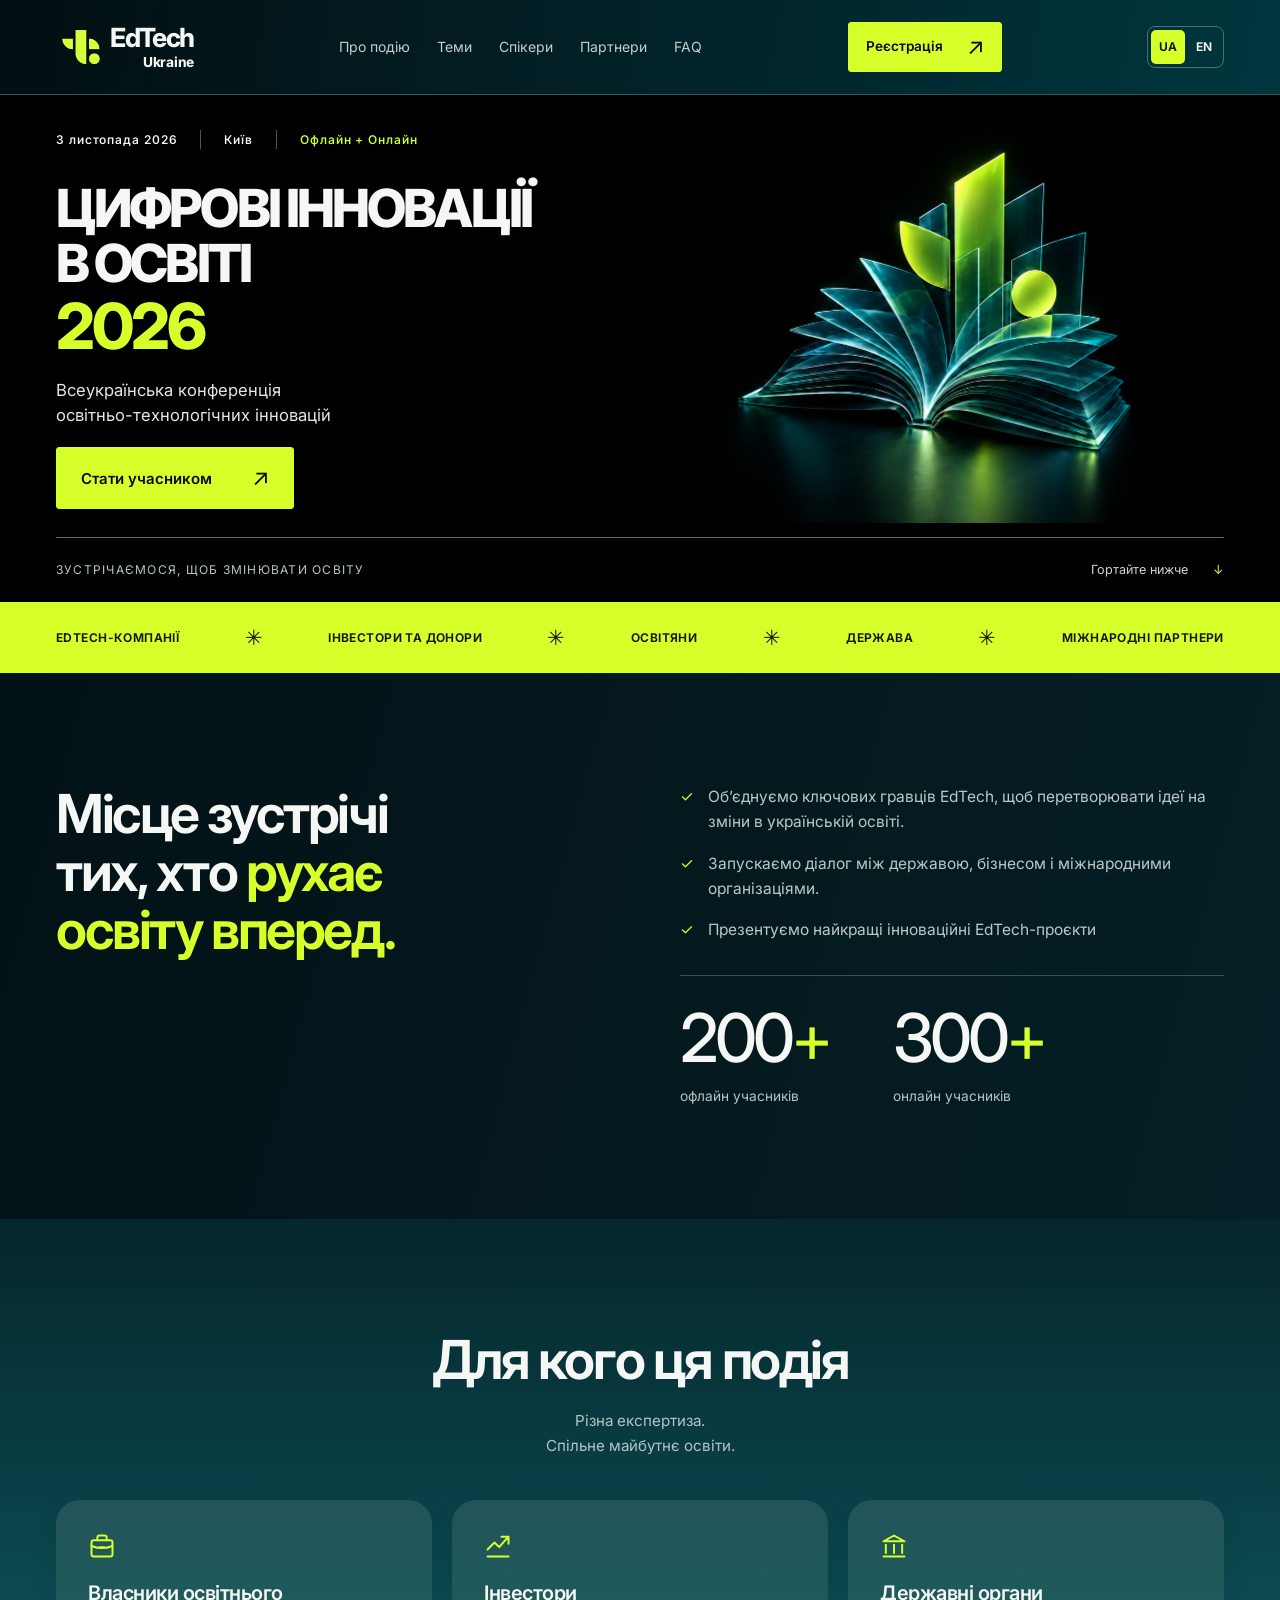
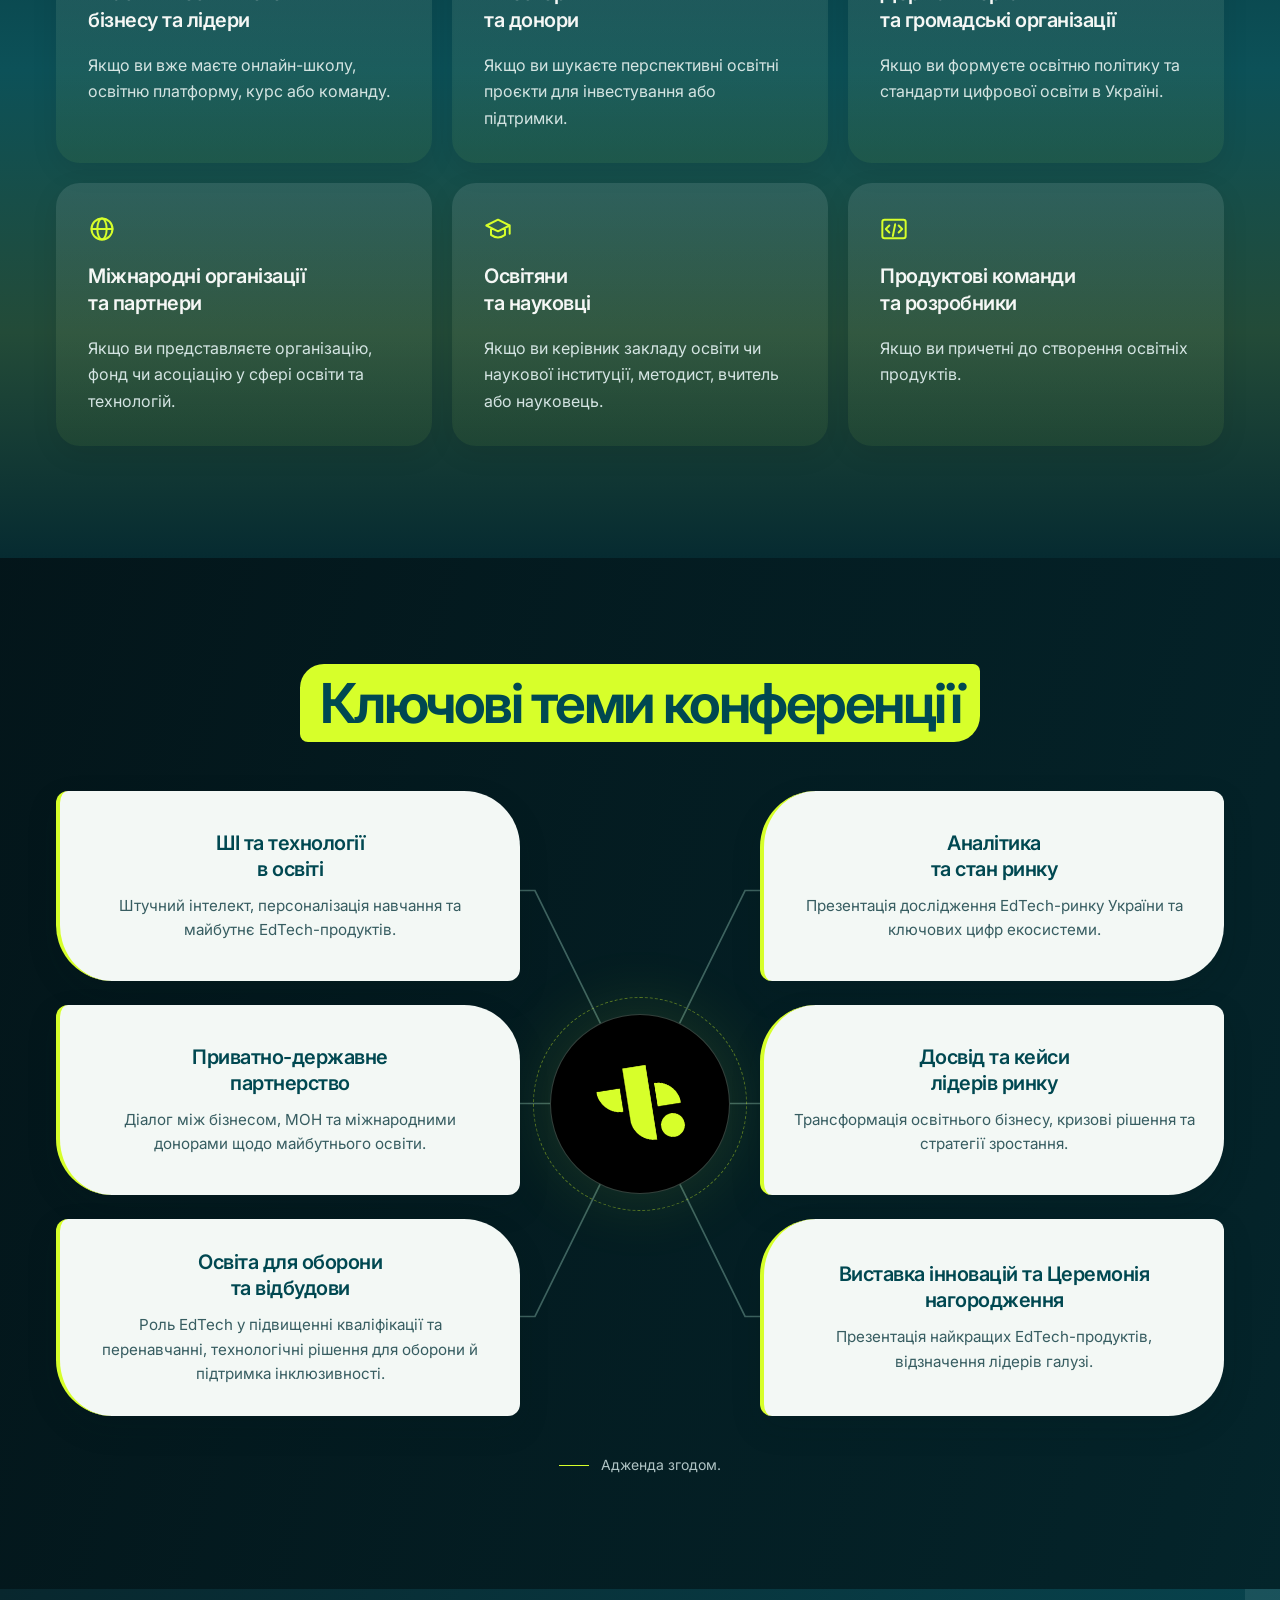
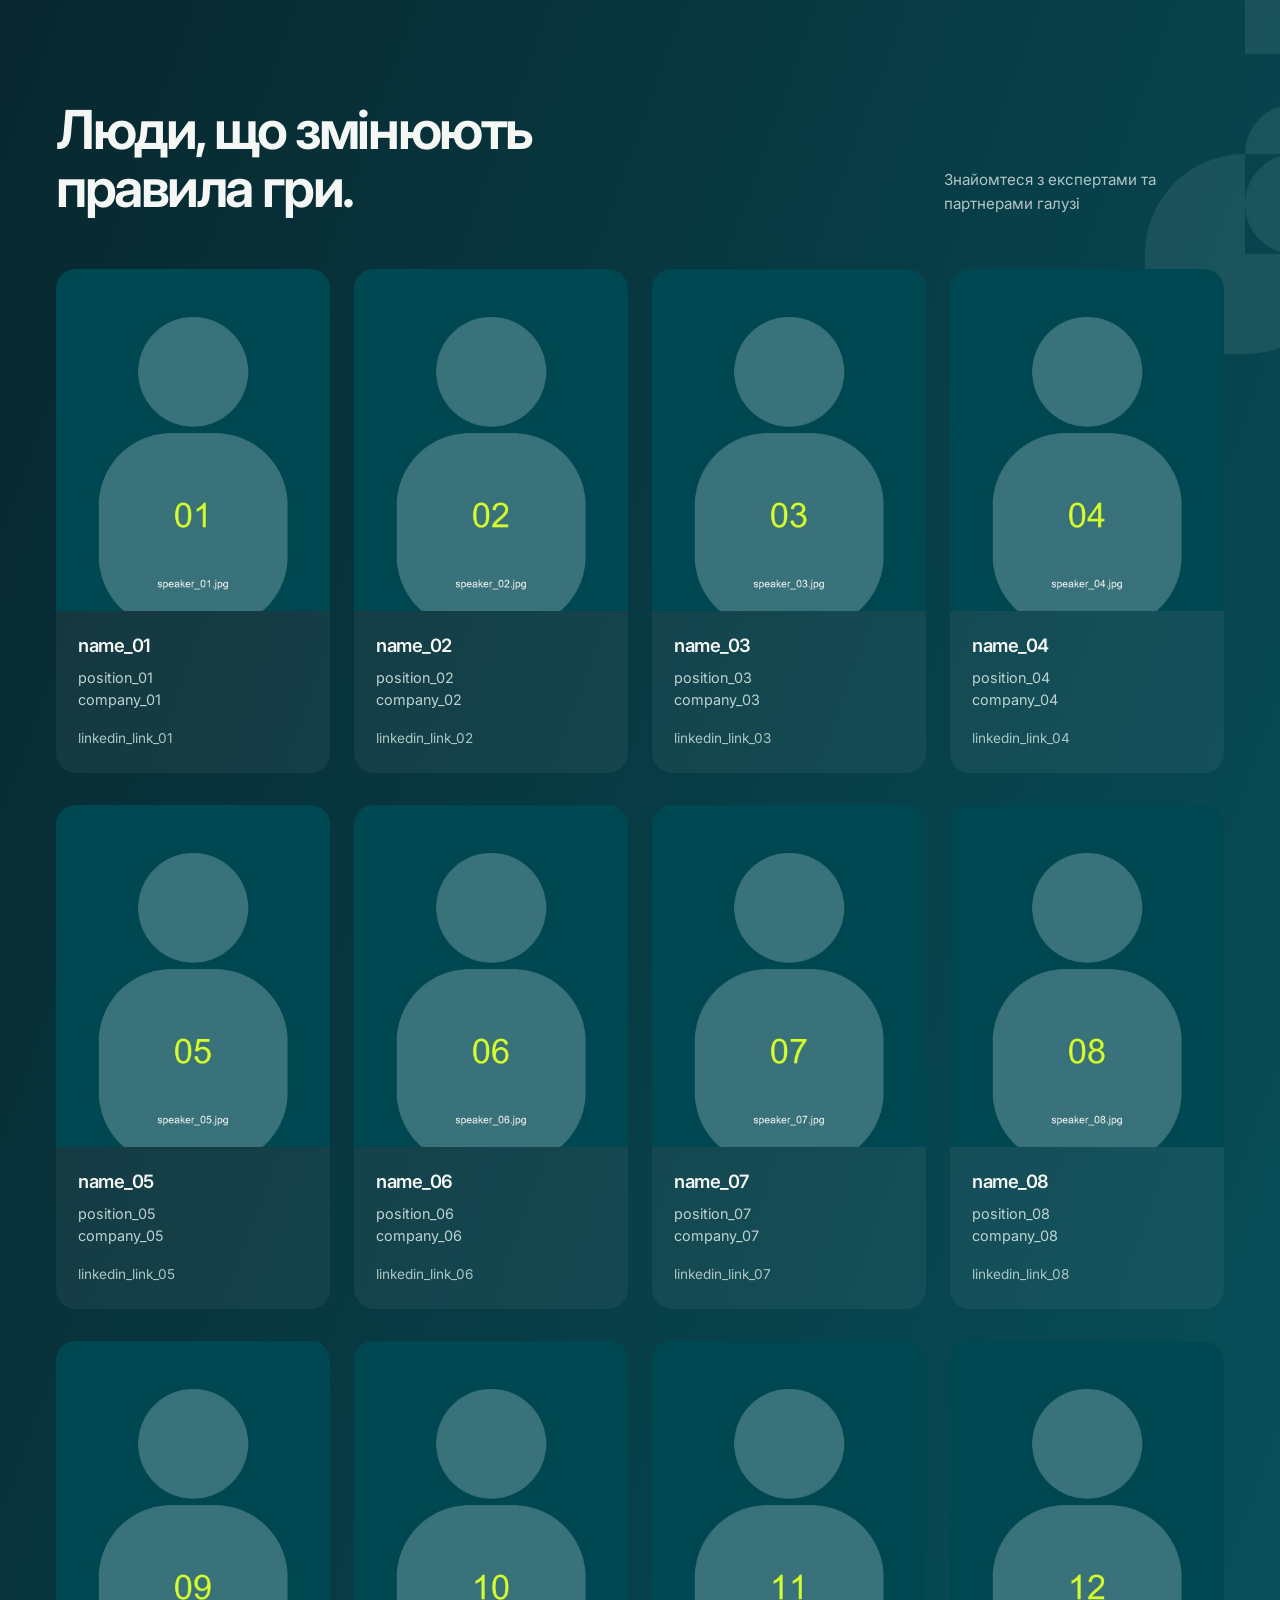
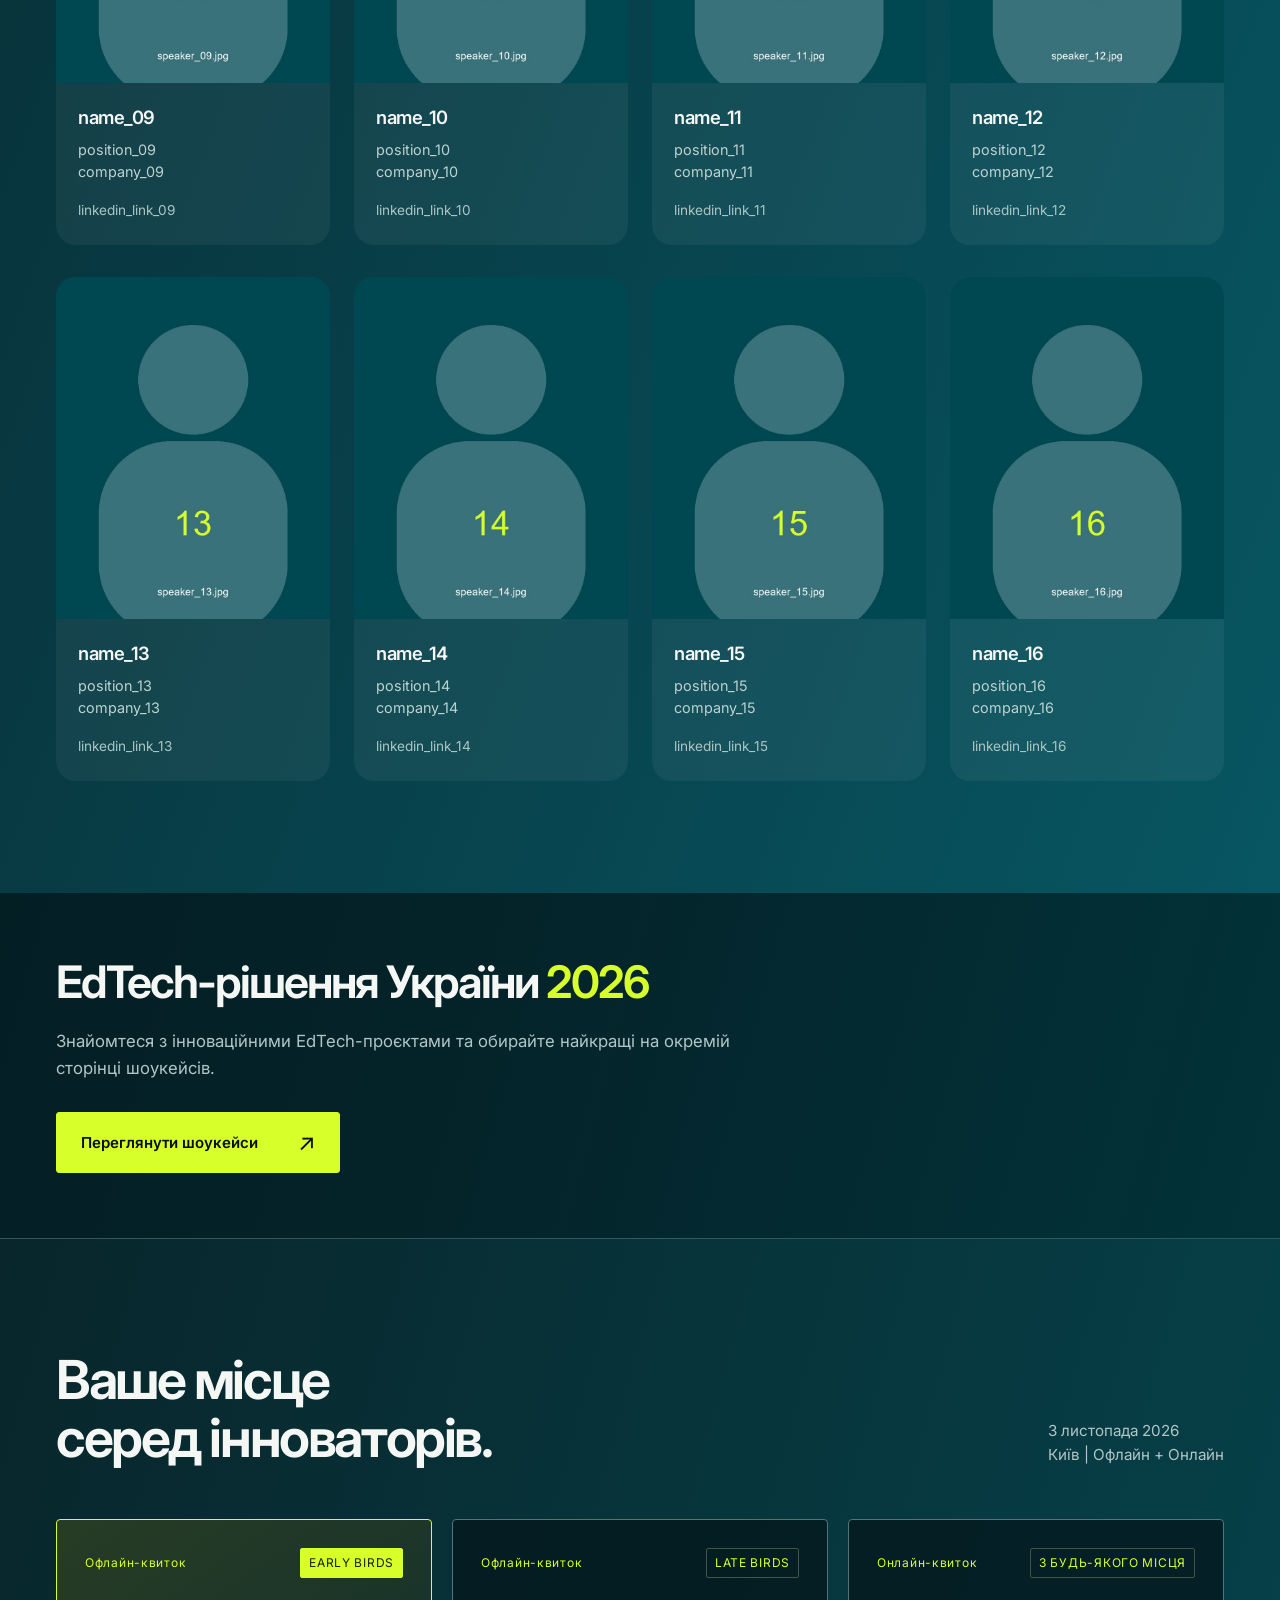
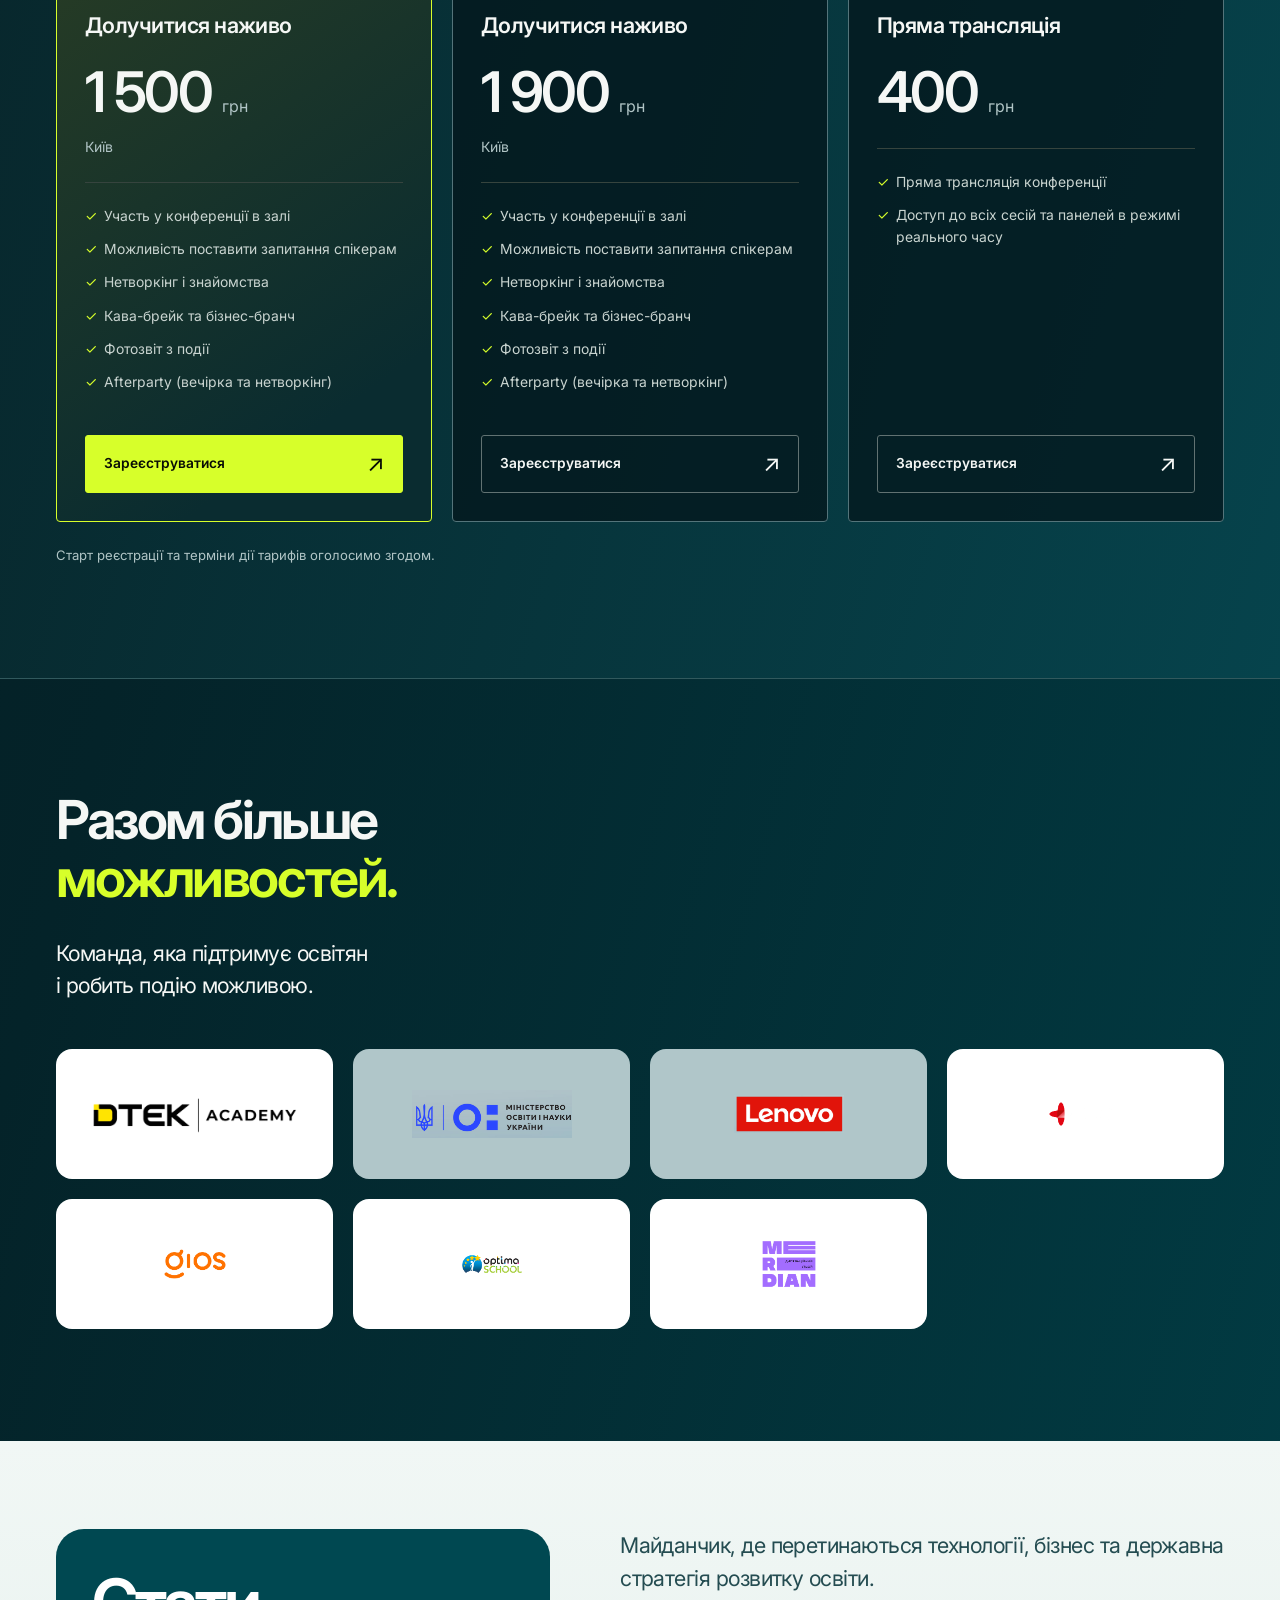
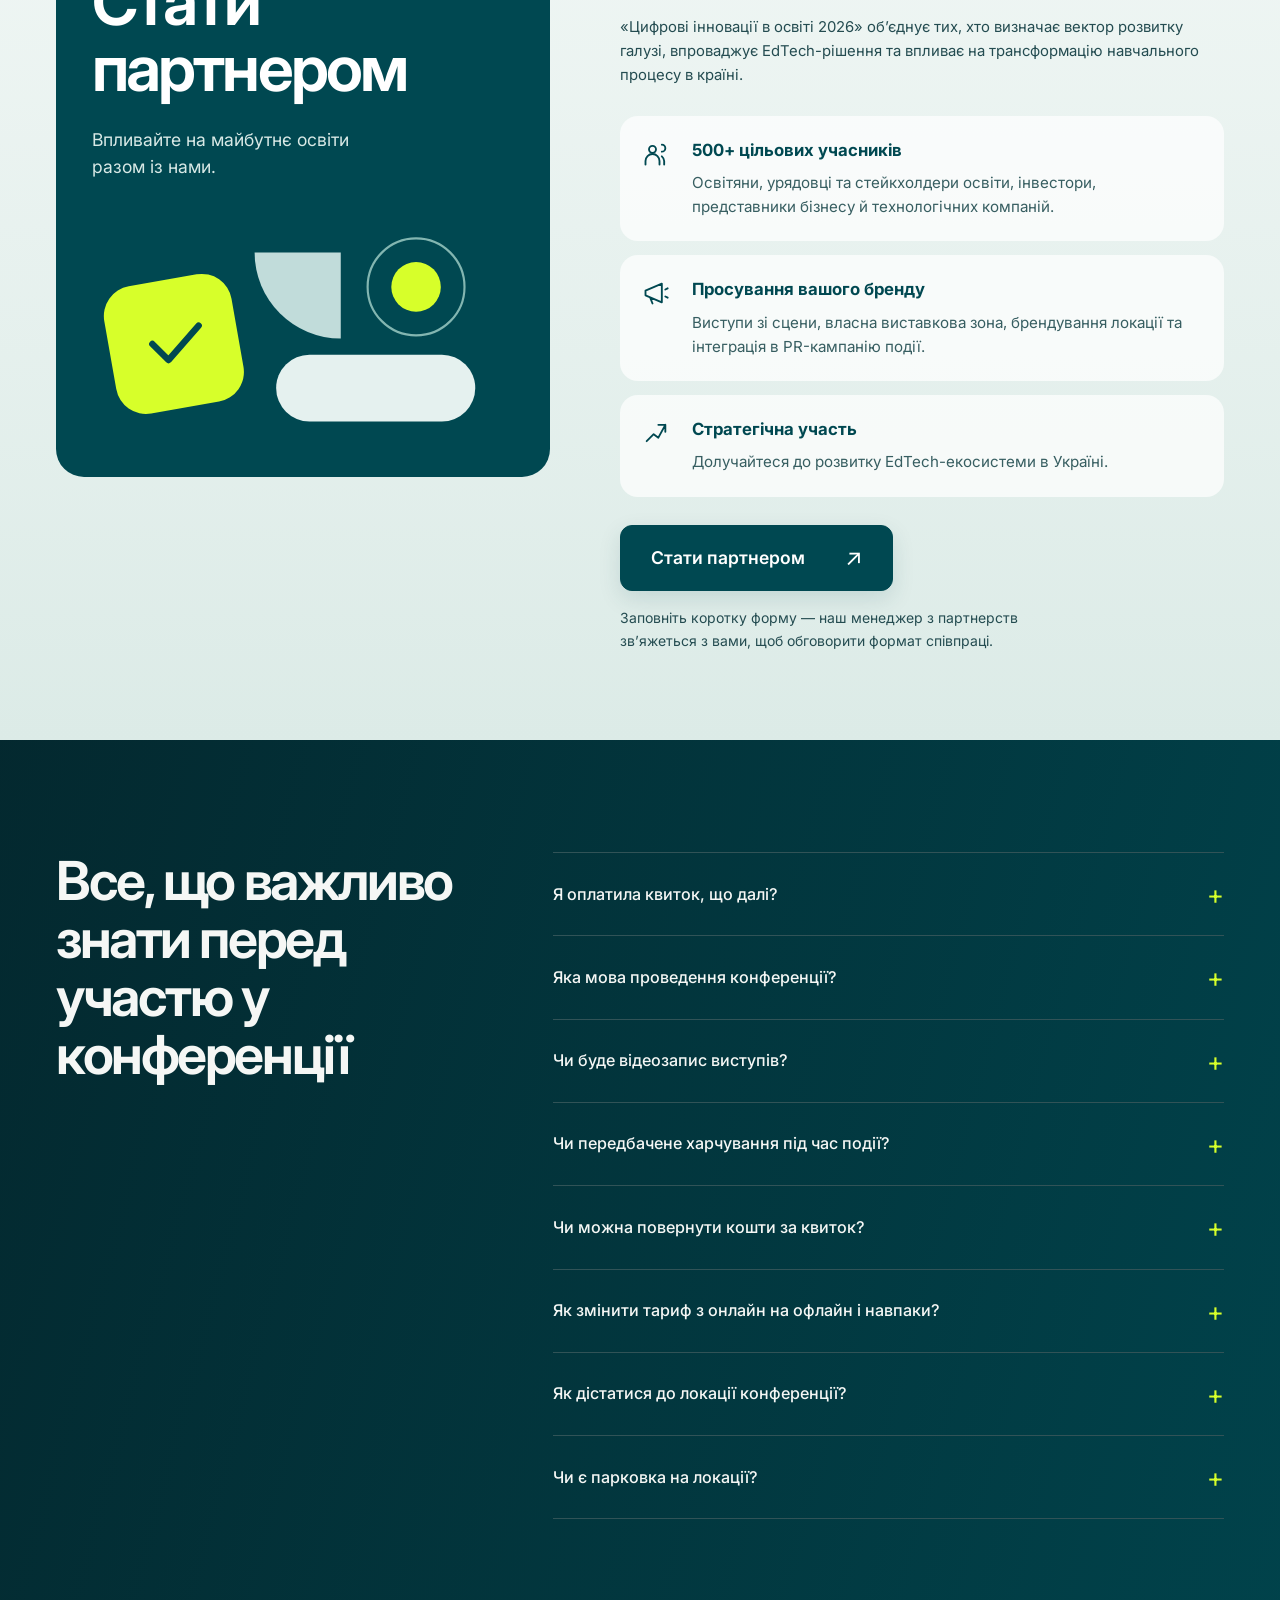
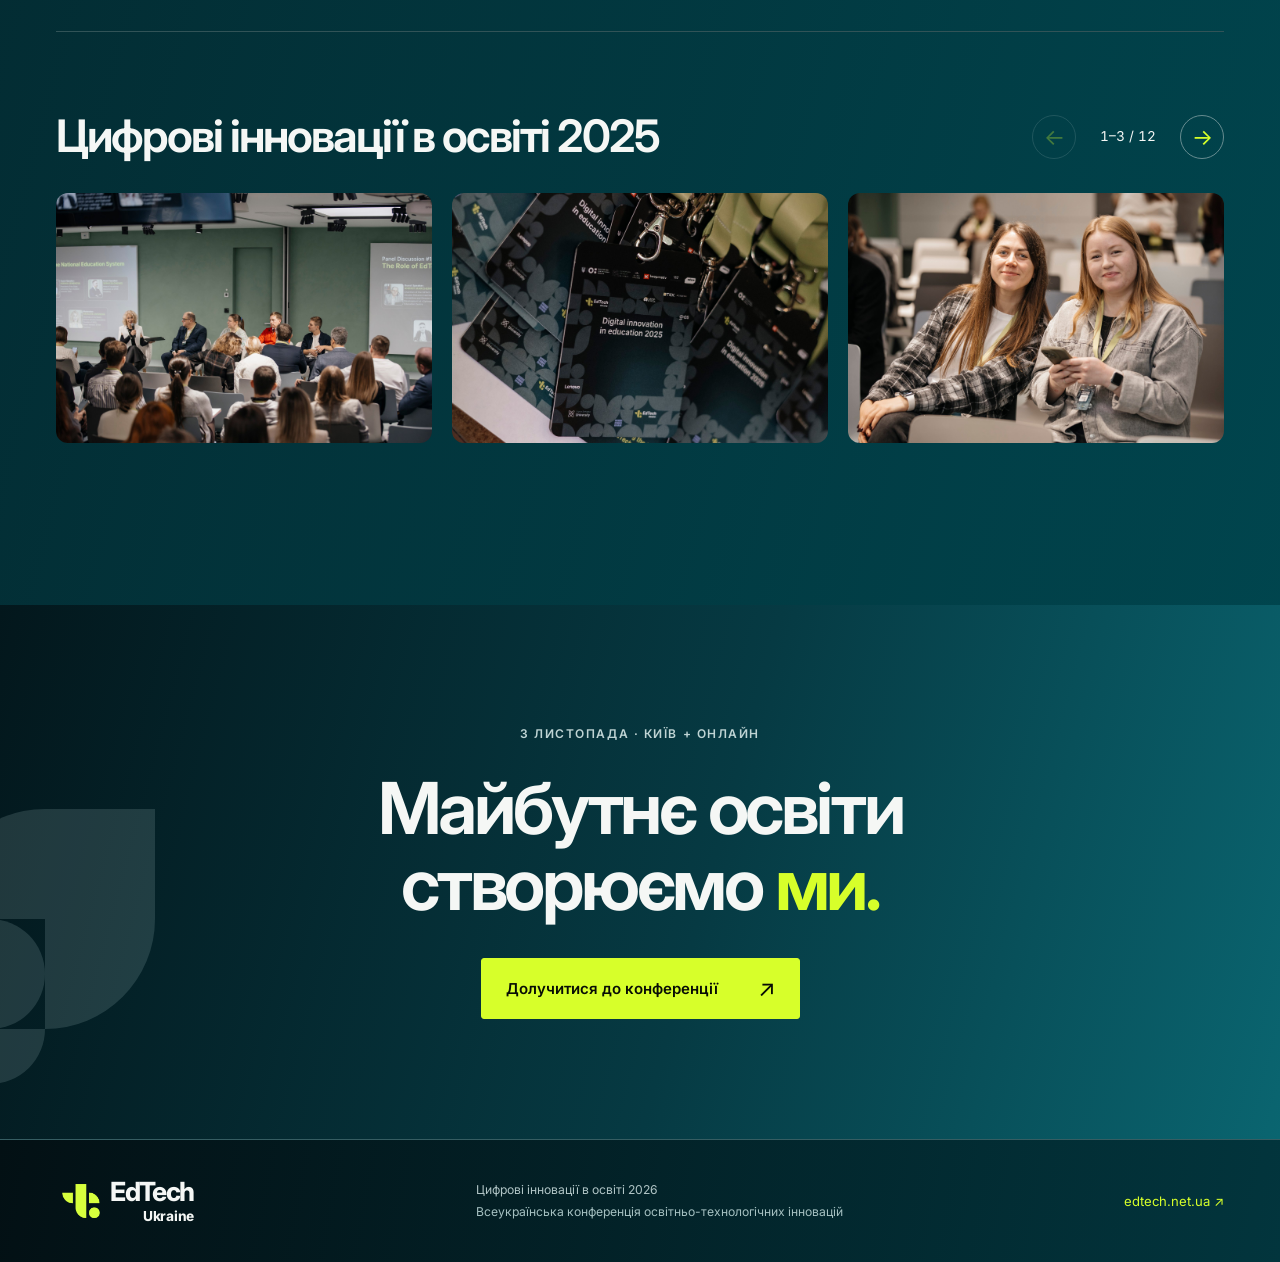
<file: index.html>
<!doctype html>
<html lang="uk">
<head>
  <meta charset="UTF-8"><meta name="viewport" content="width=device-width, initial-scale=1">
  <title>Цифрові інновації в освіті 2026 — EdTech Ukraine</title>
  <meta name="description" content="Всеукраїнська конференція освітньо-технологічних інновацій. 3 листопада 2026, Київ, офлайн та онлайн. Зустрічайте тих, хто змінює українську освіту.">
  <meta name="theme-color" content="#00343b">
  <link rel="icon" href="assets/brand-symbol.png"><link rel="stylesheet" href="styles.css?v=bilingual-gallery">
  <link rel="preconnect" href="https://fonts.googleapis.com"><link rel="preconnect" href="https://fonts.gstatic.com" crossorigin>
  <link href="https://fonts.googleapis.com/css2?family=Inter:wght@400;450;500;600;650;700;750;800;850;900&display=swap" rel="stylesheet">
  <script src="app.js?v=bilingual-gallery" defer></script>
</head>
<body>
<a class="skip" href="#main">Перейти до змісту</a>
<header class="header">
  <div class="wrap header-inner">
    <a class="brand" href="#" aria-label="EdTech Ukraine — на початок"><img src="assets/brand-symbol.png" width="52" height="52" alt=""><span>EdTech<small>Ukraine</small></span></a>
    <nav class="desktop-nav" aria-label="Головна навігація"><a href="#about">Про подію</a><a href="#topics">Теми</a><a href="#speakers">Спікери</a><a href="#partners">Партнери</a><a href="#faq">FAQ</a></nav>
    <a class="button small" href="#tickets">Реєстрація <span aria-hidden="true">↗</span></a>
    <nav class="language-switch" aria-label="Мова сайту"><a href="index.html" lang="uk" hreflang="uk" aria-current="page">UA</a><a href="en.html" lang="en" hreflang="en">EN</a></nav><button class="menu-toggle" aria-label="Відкрити меню" aria-expanded="false" aria-controls="mobile-nav"><span></span><span></span></button>
  </div>
  <nav id="mobile-nav" class="mobile-nav" aria-label="Мобільна навігація" hidden><a href="#about">Про подію</a><a href="#topics">Теми конференції</a><a href="#speakers">Спікери</a><a href="#partners">Партнери</a><a href="#faq">FAQ</a><a href="#tickets">Реєстрація</a></nav>
</header>
<main id="main">
  <section class="hero" aria-labelledby="hero-title">
    <div class="hero-art hero-book"><svg viewBox="800 120 872 800" role="img" aria-label="Скляна книга з бірюзовими сторінками та лаймовими елементами логотипа EdTech Ukraine"><defs><clipPath id="book-art-clip"><path d="M1100 0H1672V941H650V580L880 450V345H1100Z"/></clipPath></defs><image href="banners/edtech-2026-glass-book-v2-en.png" width="1672" height="941" clip-path="url(#book-art-clip)"/></svg></div>
    <div class="wrap hero-inner">
      <div class="event-meta"><span>3 листопада 2026</span><span>Київ</span><span class="online">Офлайн + Онлайн</span></div>
      <div class="hero-copy">
      <h1 id="hero-title"><span class="hero-title-line">ЦИФРОВІ ІННОВАЦІЇ</span><br>В ОСВІТІ <em>2026</em></h1>
      <p class="hero-description">Всеукраїнська конференція<br>освітньо-технологічних інновацій</p>
      <a class="button" href="#tickets">Стати учасником <span aria-hidden="true">↗</span></a>
      
      </div>
      <div class="hero-bottom"><span>ЗУСТРІЧАЄМОСЯ, ЩОБ ЗМІНЮВАТИ ОСВІТУ</span><a href="#about" aria-label="Дізнатися про конференцію">Гортайте нижче <span aria-hidden="true">↓</span></a></div>
    </div>
  </section>
  <div class="audience-strip"><div class="wrap">EDTECH-КОМПАНІЇ <span>✳</span> ІНВЕСТОРИ ТА ДОНОРИ <span>✳</span> ОСВІТЯНИ <span>✳</span> ДЕРЖАВА <span>✳</span> МІЖНАРОДНІ ПАРТНЕРИ</div></div>
  <section id="about" class="section wrap about">
    <div><h2>Місце зустрічі<br>тих, хто <span class="lime">рухає<br>освіту вперед.</span></h2></div>
    <div class="about-content">
      <ul class="check-list"><li>Об’єднуємо ключових гравців EdTech, щоб перетворювати ідеї на зміни в українській освіті.</li><li>Запускаємо діалог між державою, бізнесом і міжнародними організаціями.</li><li>Презентуємо найкращі інноваційні EdTech-проєкти</li></ul>
      <div class="stats"><div><strong>200<span>+</span></strong><p>офлайн учасників</p></div><div><strong>300<span>+</span></strong><p>онлайн учасників</p></div></div>
    </div>
  </section>
  <section id="audience" class="section audience-section"><div class="wrap">
    <div class="section-heading"><div><h2>Для кого ця подія</h2></div><p>Різна експертиза.<br>Спільне майбутнє освіти.</p></div>
    <div class="audience-grid">
      <article><svg class="audience-mark" viewBox="0 0 24 24" fill="none" stroke="var(--lime)" stroke-width="1.7" stroke-linecap="round" stroke-linejoin="round" aria-hidden="true" focusable="false"><rect x="3" y="7" width="18" height="14" rx="2"/><path d="M8 7V5a2 2 0 0 1 2-2h4a2 2 0 0 1 2 2v2M3 12a24 24 0 0 0 18 0M10 13h4"/></svg><h3>Власники освітнього<br>бізнесу та лідери</h3><p>Якщо ви вже маєте онлайн-школу, освітню платформу, курс або команду.</p></article>
      <article><svg class="audience-mark" viewBox="0 0 24 24" fill="none" stroke="var(--lime)" stroke-width="1.7" stroke-linecap="round" stroke-linejoin="round" aria-hidden="true" focusable="false"><path d="m3 15 6-6 4 4 8-9M15 4h6v6M3 21h18"/></svg><h3>Інвестори<br>та донори</h3><p>Якщо ви шукаєте перспективні освітні проєкти для інвестування або підтримки.</p></article>
      <article><svg class="audience-mark" viewBox="0 0 24 24" fill="none" stroke="var(--lime)" stroke-width="1.7" stroke-linecap="round" stroke-linejoin="round" aria-hidden="true" focusable="false"><path d="m3 8 9-5 9 5H3Zm2 3v7m7-7v7m7-7v7M3 21h18"/></svg><h3>Державні органи<br>та громадські організації</h3><p>Якщо ви формуєте освітню політику та стандарти цифрової освіти в Україні.</p></article>
      <article><svg class="audience-mark" viewBox="0 0 24 24" fill="none" stroke="var(--lime)" stroke-width="1.7" stroke-linecap="round" stroke-linejoin="round" aria-hidden="true" focusable="false"><circle cx="12" cy="12" r="9"/><ellipse cx="12" cy="12" rx="4" ry="9"/><path d="M3 12h18"/></svg><h3>Міжнародні організації<br>та партнери</h3><p>Якщо ви представляєте організацію, фонд чи асоціацію у сфері освіти та технологій.</p></article>
      <article><svg class="audience-mark" viewBox="0 0 24 24" fill="none" stroke="var(--lime)" stroke-width="1.7" stroke-linecap="round" stroke-linejoin="round" aria-hidden="true" focusable="false"><path d="m2 9 10-5 10 5-10 5L2 9Zm4 2v6c4 3 8 3 12 0v-6m4-2v7"/></svg><h3>Освітяни<br>та науковці</h3><p>Якщо ви керівник закладу освіти чи наукової інституції, методист, вчитель або науковець.</p></article>
      <article><svg class="audience-mark" viewBox="0 0 24 24" fill="none" stroke="var(--lime)" stroke-width="1.7" stroke-linecap="round" stroke-linejoin="round" aria-hidden="true" focusable="false"><rect x="2" y="4" width="20" height="16" rx="2"/><path d="m8 9-3 3 3 3m8-6 3 3-3 3m-3-7-2 10"/></svg><h3>Продуктові команди<br>та розробники</h3><p>Якщо ви причетні до створення освітніх продуктів.</p></article>
    </div>
  </div></section>
  <section id="topics" class="section wrap topics">
    <div class="section-heading"><div><h2><span>Ключові теми конференції</span></h2></div></div>
    <div class="topic-map">
      <svg class="topic-connections" viewBox="0 0 1000 660" preserveAspectRatio="none" aria-hidden="true"><g fill="none" stroke="currentColor" stroke-width="1.5"><path d="M350 105H410L500 330 590 105H650M350 330H650M350 555H410L500 330 590 555H650"/></g></svg>
      <div class="topic-hub" aria-hidden="true"><img src="assets/brand-symbol.png" alt="" width="120" height="120"></div>
      <article><h3>ШІ та технології<br>в освіті</h3><p>Штучний інтелект, персоналізація навчання та майбутнє EdTech-продуктів.</p></article>
      <article><h3>Аналітика<br>та стан ринку</h3><p>Презентація дослідження EdTech-ринку України та ключових цифр екосистеми.</p></article>
      <article><h3>Приватно-державне<br>партнерство</h3><p>Діалог між бізнесом, МОН та міжнародними донорами щодо майбутнього освіти.</p></article>
      <article><h3>Досвід та кейси<br>лідерів ринку</h3><p>Трансформація освітнього бізнесу, кризові рішення та стратегії зростання.</p></article>
      <article><h3>Освіта для оборони<br>та відбудови</h3><p>Роль EdTech у підвищенні кваліфікації та перенавчанні, технологічні рішення для оборони й підтримка інклюзивності.</p></article>
      <article><h3>Виставка інновацій та Церемонія нагородження</h3><p>Презентація найкращих EdTech-продуктів, відзначення лідерів галузі.</p></article>
    </div><p class="agenda-note"><span></span> Адженда згодом.</p>
  </section>
  <section id="speakers" class="section speakers-section"><div class="wrap">
    <div class="section-heading"><div><h2>Люди, що змінюють<br>правила гри.</h2></div><p>Знайомтеся з експертами та партнерами галузі</p></div>
    <div class="speaker-grid">
<article class="speaker-card" id="speaker-01">
      <img class="speaker-photo" src="assets/speakers/speaker_01.jpg" alt="name_01" width="800" height="1000" loading="lazy">
      <div class="speaker-info">
        <h3 id="name_01">name_01</h3>
        <p class="speaker-role"><span id="position_01">position_01</span><br><span id="company_01">company_01</span></p>
        <!-- Add href="https://www.linkedin.com/in/.../" and remove aria-disabled when the profile is ready. -->
        <a class="speaker-link" id="linkedin_link_01" aria-disabled="true" target="_blank" rel="noopener noreferrer">linkedin_link_01</a>
      </div>
    </article>
<article class="speaker-card" id="speaker-02">
      <img class="speaker-photo" src="assets/speakers/speaker_02.jpg" alt="name_02" width="800" height="1000" loading="lazy">
      <div class="speaker-info">
        <h3 id="name_02">name_02</h3>
        <p class="speaker-role"><span id="position_02">position_02</span><br><span id="company_02">company_02</span></p>
        <!-- Add href="https://www.linkedin.com/in/.../" and remove aria-disabled when the profile is ready. -->
        <a class="speaker-link" id="linkedin_link_02" aria-disabled="true" target="_blank" rel="noopener noreferrer">linkedin_link_02</a>
      </div>
    </article>
<article class="speaker-card" id="speaker-03">
      <img class="speaker-photo" src="assets/speakers/speaker_03.jpg" alt="name_03" width="800" height="1000" loading="lazy">
      <div class="speaker-info">
        <h3 id="name_03">name_03</h3>
        <p class="speaker-role"><span id="position_03">position_03</span><br><span id="company_03">company_03</span></p>
        <!-- Add href="https://www.linkedin.com/in/.../" and remove aria-disabled when the profile is ready. -->
        <a class="speaker-link" id="linkedin_link_03" aria-disabled="true" target="_blank" rel="noopener noreferrer">linkedin_link_03</a>
      </div>
    </article>
<article class="speaker-card" id="speaker-04">
      <img class="speaker-photo" src="assets/speakers/speaker_04.jpg" alt="name_04" width="800" height="1000" loading="lazy">
      <div class="speaker-info">
        <h3 id="name_04">name_04</h3>
        <p class="speaker-role"><span id="position_04">position_04</span><br><span id="company_04">company_04</span></p>
        <!-- Add href="https://www.linkedin.com/in/.../" and remove aria-disabled when the profile is ready. -->
        <a class="speaker-link" id="linkedin_link_04" aria-disabled="true" target="_blank" rel="noopener noreferrer">linkedin_link_04</a>
      </div>
    </article>
<article class="speaker-card" id="speaker-05">
      <img class="speaker-photo" src="assets/speakers/speaker_05.jpg" alt="name_05" width="800" height="1000" loading="lazy">
      <div class="speaker-info">
        <h3 id="name_05">name_05</h3>
        <p class="speaker-role"><span id="position_05">position_05</span><br><span id="company_05">company_05</span></p>
        <!-- Add href="https://www.linkedin.com/in/.../" and remove aria-disabled when the profile is ready. -->
        <a class="speaker-link" id="linkedin_link_05" aria-disabled="true" target="_blank" rel="noopener noreferrer">linkedin_link_05</a>
      </div>
    </article>
<article class="speaker-card" id="speaker-06">
      <img class="speaker-photo" src="assets/speakers/speaker_06.jpg" alt="name_06" width="800" height="1000" loading="lazy">
      <div class="speaker-info">
        <h3 id="name_06">name_06</h3>
        <p class="speaker-role"><span id="position_06">position_06</span><br><span id="company_06">company_06</span></p>
        <!-- Add href="https://www.linkedin.com/in/.../" and remove aria-disabled when the profile is ready. -->
        <a class="speaker-link" id="linkedin_link_06" aria-disabled="true" target="_blank" rel="noopener noreferrer">linkedin_link_06</a>
      </div>
    </article>
<article class="speaker-card" id="speaker-07">
      <img class="speaker-photo" src="assets/speakers/speaker_07.jpg" alt="name_07" width="800" height="1000" loading="lazy">
      <div class="speaker-info">
        <h3 id="name_07">name_07</h3>
        <p class="speaker-role"><span id="position_07">position_07</span><br><span id="company_07">company_07</span></p>
        <!-- Add href="https://www.linkedin.com/in/.../" and remove aria-disabled when the profile is ready. -->
        <a class="speaker-link" id="linkedin_link_07" aria-disabled="true" target="_blank" rel="noopener noreferrer">linkedin_link_07</a>
      </div>
    </article>
<article class="speaker-card" id="speaker-08">
      <img class="speaker-photo" src="assets/speakers/speaker_08.jpg" alt="name_08" width="800" height="1000" loading="lazy">
      <div class="speaker-info">
        <h3 id="name_08">name_08</h3>
        <p class="speaker-role"><span id="position_08">position_08</span><br><span id="company_08">company_08</span></p>
        <!-- Add href="https://www.linkedin.com/in/.../" and remove aria-disabled when the profile is ready. -->
        <a class="speaker-link" id="linkedin_link_08" aria-disabled="true" target="_blank" rel="noopener noreferrer">linkedin_link_08</a>
      </div>
    </article>
<article class="speaker-card" id="speaker-09">
      <img class="speaker-photo" src="assets/speakers/speaker_09.jpg" alt="name_09" width="800" height="1000" loading="lazy">
      <div class="speaker-info">
        <h3 id="name_09">name_09</h3>
        <p class="speaker-role"><span id="position_09">position_09</span><br><span id="company_09">company_09</span></p>
        <!-- Add href="https://www.linkedin.com/in/.../" and remove aria-disabled when the profile is ready. -->
        <a class="speaker-link" id="linkedin_link_09" aria-disabled="true" target="_blank" rel="noopener noreferrer">linkedin_link_09</a>
      </div>
    </article>
<article class="speaker-card" id="speaker-10">
      <img class="speaker-photo" src="assets/speakers/speaker_10.jpg" alt="name_10" width="800" height="1000" loading="lazy">
      <div class="speaker-info">
        <h3 id="name_10">name_10</h3>
        <p class="speaker-role"><span id="position_10">position_10</span><br><span id="company_10">company_10</span></p>
        <!-- Add href="https://www.linkedin.com/in/.../" and remove aria-disabled when the profile is ready. -->
        <a class="speaker-link" id="linkedin_link_10" aria-disabled="true" target="_blank" rel="noopener noreferrer">linkedin_link_10</a>
      </div>
    </article>
<article class="speaker-card" id="speaker-11">
      <img class="speaker-photo" src="assets/speakers/speaker_11.jpg" alt="name_11" width="800" height="1000" loading="lazy">
      <div class="speaker-info">
        <h3 id="name_11">name_11</h3>
        <p class="speaker-role"><span id="position_11">position_11</span><br><span id="company_11">company_11</span></p>
        <!-- Add href="https://www.linkedin.com/in/.../" and remove aria-disabled when the profile is ready. -->
        <a class="speaker-link" id="linkedin_link_11" aria-disabled="true" target="_blank" rel="noopener noreferrer">linkedin_link_11</a>
      </div>
    </article>
<article class="speaker-card" id="speaker-12">
      <img class="speaker-photo" src="assets/speakers/speaker_12.jpg" alt="name_12" width="800" height="1000" loading="lazy">
      <div class="speaker-info">
        <h3 id="name_12">name_12</h3>
        <p class="speaker-role"><span id="position_12">position_12</span><br><span id="company_12">company_12</span></p>
        <!-- Add href="https://www.linkedin.com/in/.../" and remove aria-disabled when the profile is ready. -->
        <a class="speaker-link" id="linkedin_link_12" aria-disabled="true" target="_blank" rel="noopener noreferrer">linkedin_link_12</a>
      </div>
    </article>
<article class="speaker-card" id="speaker-13">
      <img class="speaker-photo" src="assets/speakers/speaker_13.jpg" alt="name_13" width="800" height="1000" loading="lazy">
      <div class="speaker-info">
        <h3 id="name_13">name_13</h3>
        <p class="speaker-role"><span id="position_13">position_13</span><br><span id="company_13">company_13</span></p>
        <!-- Add href="https://www.linkedin.com/in/.../" and remove aria-disabled when the profile is ready. -->
        <a class="speaker-link" id="linkedin_link_13" aria-disabled="true" target="_blank" rel="noopener noreferrer">linkedin_link_13</a>
      </div>
    </article>
<article class="speaker-card" id="speaker-14">
      <img class="speaker-photo" src="assets/speakers/speaker_14.jpg" alt="name_14" width="800" height="1000" loading="lazy">
      <div class="speaker-info">
        <h3 id="name_14">name_14</h3>
        <p class="speaker-role"><span id="position_14">position_14</span><br><span id="company_14">company_14</span></p>
        <!-- Add href="https://www.linkedin.com/in/.../" and remove aria-disabled when the profile is ready. -->
        <a class="speaker-link" id="linkedin_link_14" aria-disabled="true" target="_blank" rel="noopener noreferrer">linkedin_link_14</a>
      </div>
    </article>
<article class="speaker-card" id="speaker-15">
      <img class="speaker-photo" src="assets/speakers/speaker_15.jpg" alt="name_15" width="800" height="1000" loading="lazy">
      <div class="speaker-info">
        <h3 id="name_15">name_15</h3>
        <p class="speaker-role"><span id="position_15">position_15</span><br><span id="company_15">company_15</span></p>
        <!-- Add href="https://www.linkedin.com/in/.../" and remove aria-disabled when the profile is ready. -->
        <a class="speaker-link" id="linkedin_link_15" aria-disabled="true" target="_blank" rel="noopener noreferrer">linkedin_link_15</a>
      </div>
    </article>
<article class="speaker-card" id="speaker-16">
      <img class="speaker-photo" src="assets/speakers/speaker_16.jpg" alt="name_16" width="800" height="1000" loading="lazy">
      <div class="speaker-info">
        <h3 id="name_16">name_16</h3>
        <p class="speaker-role"><span id="position_16">position_16</span><br><span id="company_16">company_16</span></p>
        <!-- Add href="https://www.linkedin.com/in/.../" and remove aria-disabled when the profile is ready. -->
        <a class="speaker-link" id="linkedin_link_16" aria-disabled="true" target="_blank" rel="noopener noreferrer">linkedin_link_16</a>
      </div>
    </article>
    </div>
  </div></section>
  <section id="solutions" class="section wrap solutions showcase-compact"><h2>EdTech-рішення України <span class="lime">2026</span></h2><p>Знайомтеся з інноваційними EdTech-проєктами та обирайте найкращі на окремій сторінці шоукейсів.</p><a class="button" href="showcases.html">Переглянути шоукейси <span aria-hidden="true">↗</span></a></section>
  <section id="tickets" class="section tickets-section"><div class="wrap">
    <div class="section-heading"><div><h2>Ваше місце<br>серед інноваторів.</h2></div><p>3 листопада 2026<br>Київ | Офлайн + Онлайн</p></div>
    <div class="ticket-grid">
      <article class="ticket featured"><div class="ticket-top"><span>Офлайн-квиток</span><span class="badge">EARLY BIRDS</span></div><h3>Долучитися наживо</h3><p class="price">1 500 <span>грн</span></p><p class="ticket-caption">Київ</p><ul><li>Участь у конференції в залі</li><li>Можливість поставити запитання спікерам</li><li>Нетворкінг і знайомства</li><li>Кава-брейк та бізнес-бранч</li><li>Фотозвіт з події</li><li>Afterparty (вечірка та нетворкінг)</li></ul><button class="button" data-ticket="Офлайн · Early birds · 1 500 грн">Зареєструватися <span aria-hidden="true">↗</span></button></article>
      <article class="ticket"><div class="ticket-top"><span>Офлайн-квиток</span><span class="badge">LATE BIRDS</span></div><h3>Долучитися наживо</h3><p class="price">1 900 <span>грн</span></p><p class="ticket-caption">Київ</p><ul><li>Участь у конференції в залі</li><li>Можливість поставити запитання спікерам</li><li>Нетворкінг і знайомства</li><li>Кава-брейк та бізнес-бранч</li><li>Фотозвіт з події</li><li>Afterparty (вечірка та нетворкінг)</li></ul><button class="button secondary" data-ticket="Офлайн · Late birds · 1 900 грн">Зареєструватися <span aria-hidden="true">↗</span></button></article>
      <article class="ticket"><div class="ticket-top"><span>Онлайн-квиток</span><span class="badge">З БУДЬ-ЯКОГО МІСЦЯ</span></div><h3>Пряма трансляція</h3><p class="price">400 <span>грн</span></p><ul><li>Пряма трансляція конференції</li><li>Доступ до всіх сесій та панелей в режимі реального часу</li></ul><button class="button secondary" data-ticket="Онлайн · 400 грн">Зареєструватися <span aria-hidden="true">↗</span></button></article>
    </div><p class="ticket-note">Старт реєстрації та терміни дії тарифів оголосимо згодом.</p>
  </div></section>
  <section id="partners" class="section wrap partners">
    <h2>Разом більше<br><span class="lime">можливостей.</span></h2><p class="lead partner-intro">Команда, яка підтримує освітян<br>і робить подію можливою.</p>
    <div class="partner-logos"><div class="partner-logo" data-partner="dtek"><img src="assets/partners/dtek.png" alt="DTEK Academy" loading="lazy"></div><div class="partner-logo" data-partner="mon"><span class="partner-crop mon" role="img" aria-label="Міністерство освіти і науки України"></span></div><div class="partner-logo" data-partner="lenovo"><span class="partner-crop lenovo" role="img" aria-label="Lenovo"></span></div><div class="partner-logo" data-partner="sigma"><img src="assets/partners/sigma.png" alt="Sigma Software University" loading="lazy"></div><div class="partner-logo" data-partner="gios"><img src="assets/partners/gios.png" alt="GIOS" loading="lazy"></div><div class="partner-logo" data-partner="optima"><img src="assets/partners/optima.png" alt="Optima School" loading="lazy"></div><div class="partner-logo" data-partner="meridian"><img src="assets/partners/meridian.png" alt="Дистанційний ліцей «Меридіан»" loading="lazy"></div></div>
  </section>
  <section class="partnership"><div class="wrap partnership-inner">
    <div class="partnership-intro"><h2>Стати<br>партнером</h2><p class="partnership-tagline">Впливайте на майбутнє освіти разом із нами.</p><div class="partnership-art" aria-hidden="true"><svg viewBox="0 0 420 230" fill="none"><rect x="30" y="70" width="120" height="120" rx="28" fill="#d7ff2a" transform="rotate(-10 90 130)"/><path d="M165 45h80v80a80 80 0 0 1-80-80Z" fill="#c1dcda"/><rect x="185" y="140" width="185" height="62" rx="31" fill="#e5f1ef"/><circle cx="315" cy="77" r="45" stroke="#83b6b1" stroke-width="2"/><circle cx="315" cy="77" r="23" fill="#d7ff2a"/><path d="m70 130 15 15 28-32" stroke="#004851" stroke-width="6" stroke-linecap="round" stroke-linejoin="round"/></svg></div></div>
    <div class="partnership-content"><p class="lead">Майданчик, де перетинаються технології, бізнес та державна стратегія розвитку освіти.</p><p>«Цифрові інновації в освіті 2026» об’єднує тих, хто визначає вектор розвитку галузі, впроваджує EdTech-рішення та впливає на трансформацію навчального процесу в країні.</p>
    <ul class="partnership-benefits"><li><svg class="benefit-icon" viewBox="0 0 24 24" fill="none" stroke="currentColor" stroke-width="1.6" stroke-linecap="round" stroke-linejoin="round" aria-hidden="true"><circle cx="9" cy="8" r="3"/><path d="M3 21v-3a6 6 0 0 1 12 0v3M17 4a3 3 0 0 1 0 6m2 11v-3a6 6 0 0 0-2-4"/></svg><strong>500+ цільових учасників</strong><span>Освітяни, урядовці та стейкхолдери освіти, інвестори, представники бізнесу й технологічних компаній.</span></li><li><svg class="benefit-icon" viewBox="0 0 24 24" fill="none" stroke="currentColor" stroke-width="1.6" stroke-linecap="round" stroke-linejoin="round" aria-hidden="true"><path d="m3 10 14-6v16L3 14v-4Zm4 6 2 5m11-12 2-1m-2 7 2 1"/></svg><strong>Просування вашого бренду</strong><span>Виступи зі сцени, власна виставкова зона, брендування локації та інтеграція в PR-кампанію події.</span></li><li><svg class="benefit-icon" viewBox="0 0 24 24" fill="none" stroke="currentColor" stroke-width="1.6" stroke-linecap="round" stroke-linejoin="round" aria-hidden="true"><path d="M4 19 10 13l4 3 6-11M14 5h6v6"/></svg><strong>Стратегічна участь</strong><span>Долучайтеся до розвитку EdTech-екосистеми в Україні.</span></li></ul>
    <a class="button dark" href="https://forms.gle/MRfUwrzW1gyja1ZE6" target="_blank" rel="noopener noreferrer">Стати партнером <span aria-hidden="true">↗</span></a><p class="form-note">Заповніть коротку форму — наш менеджер з партнерств зв’яжеться з вами, щоб обговорити формат співпраці.</p></div>
  </div></section>
  <section id="faq" class="section wrap faq"><div><h2>Все, що важливо знати перед участю у конференції</h2></div>
    <div class="faq-list">
      <details><summary>Я оплатила квиток, що далі?<span aria-hidden="true">+</span></summary><p>Інструкцію для учасників після оплати опублікуємо разом зі стартом реєстрації.</p></details>
      <details><summary>Яка мова проведення конференції?<span aria-hidden="true">+</span></summary><p>Українська.</p></details>
      <details><summary>Чи буде відеозапис виступів?<span aria-hidden="true">+</span></summary><p>Ні, відеозапису не планується. Ми хочемо підвищити цінність живої участі та залучення.</p></details>
      <details><summary>Чи передбачене харчування під час події?<span aria-hidden="true">+</span></summary><p>Так, в офлайн-квиток включена welcome-кава та повноцінний кава-брейк (шведська лінія).</p></details>
      <details><summary>Чи можна повернути кошти за квиток?<span aria-hidden="true">+</span></summary><div class="faq-answer"><p>У разі непередбачуваної ситуації ми повертаємо:</p><ul><li>100% коштів — за 30 днів до події.</li><li>50% коштів — за 14 днів.</li><li>10% коштів — за 3 робочі дні.</li></ul><p>У разі скасування події — 100% повернення.</p></div></details>
      <details><summary>Як змінити тариф з онлайн на офлайн і навпаки?<span aria-hidden="true">+</span></summary><p>Порядок зміни тарифу повідомимо зі стартом реєстрації.</p></details>
      <details><summary>Як дістатися до локації конференції?<span aria-hidden="true">+</span></summary><p>Подія відбудеться в Києві. Точну локацію та маршрут до неї повідомимо ближче до конференції.</p></details>
      <details><summary>Чи є парковка на локації?<span aria-hidden="true">+</span></summary><p>Умови паркування для учасників уточнюємо. Додамо інформацію ближче до події.</p></details>
    </div>
  </section>
  <section id="archive" class="archive section wrap"><div class="archive-heading"><h2>Цифрові інновації в освіті 2025</h2><div class="carousel-controls"><button type="button" class="carousel-prev" aria-label="Попередні фото" aria-controls="archive-track">←</button><span class="carousel-count" aria-live="polite">1 / 12</span><button type="button" class="carousel-next" aria-label="Наступні фото" aria-controls="archive-track">→</button></div></div><div id="archive-track" class="archive-carousel" tabindex="0" role="region" aria-label="Фотогалерея конференції 2025"><figure><img src="assets/archive-2025-1.jpg" alt="Фото конференції 2025 — 1" width="1396" height="930" loading="lazy"></figure><figure><img src="assets/archive-2025-2.jpg" alt="Фото конференції 2025 — 2" width="1396" height="930" loading="lazy"></figure><figure><img src="assets/archive-2025-3.jpg" alt="Фото конференції 2025 — 3" width="1396" height="930" loading="lazy"></figure><figure><img src="assets/archive-2025-4.jpg" alt="Фото конференції 2025 — 4" width="1396" height="930" loading="lazy"></figure><figure><img src="assets/archive-2025-5.jpg" alt="Фото конференції 2025 — 5" width="1396" height="930" loading="lazy"></figure><figure><img src="assets/archive-2025-6.jpg" alt="Фото конференції 2025 — 6" width="1396" height="930" loading="lazy"></figure><figure><img src="assets/archive-2025-7.jpg" alt="Фото конференції 2025 — 7" width="1396" height="930" loading="lazy"></figure><figure><img src="assets/archive-2025-8.jpg" alt="Фото конференції 2025 — 8" width="1396" height="930" loading="lazy"></figure><figure><img src="assets/archive-2025-9.jpg" alt="Фото конференції 2025 — 9" width="1396" height="930" loading="lazy"></figure><figure><img src="assets/archive-2025-10.jpg" alt="Фото конференції 2025 — 10" width="1396" height="930" loading="lazy"></figure><figure><img src="assets/archive-2025-11.jpg" alt="Фото конференції 2025 — 11" width="1396" height="930" loading="lazy"></figure><figure><img src="assets/archive-2025-12.jpg" alt="Фото конференції 2025 — 12" width="1396" height="930" loading="lazy"></figure></div></section>
  <section class="closing"><div class="wrap"><p class="eyebrow">3 ЛИСТОПАДА · КИЇВ + ОНЛАЙН</p><h2>Майбутнє освіти<br>створюємо <span class="lime">ми.</span></h2><a class="button" href="#tickets">Долучитися до конференції <span aria-hidden="true">↗</span></a></div></section>
</main>
<footer><div class="wrap footer-inner"><a class="brand" href="https://edtech.net.ua/" target="_blank" rel="noopener noreferrer"><img src="assets/brand-symbol.png" width="52" height="52" alt=""><span>EdTech<small>Ukraine</small></span></a><p>Цифрові інновації в освіті 2026<br><span>Всеукраїнська конференція освітньо-технологічних інновацій</span></p><a href="https://edtech.net.ua/" target="_blank" rel="noopener noreferrer">edtech.net.ua ↗</a></div></footer>
<dialog id="registration-dialog" aria-labelledby="dialog-title"><form method="dialog"><button class="dialog-close" aria-label="Закрити">×</button></form><p class="eyebrow">ЦИФРОВІ ІННОВАЦІЇ В ОСВІТІ 2026</p><h2 id="dialog-title">Реєстрація<br>скоро відкриється.</h2><p id="selected-ticket" class="selected-ticket"></p><p>Посилання для оформлення квитка з’явиться тут зі стартом продажів. До зустрічі 3 листопада!</p><form method="dialog"><button class="button">Зрозуміло <span aria-hidden="true">✓</span></button></form></dialog>
</body>
</html>
</file>
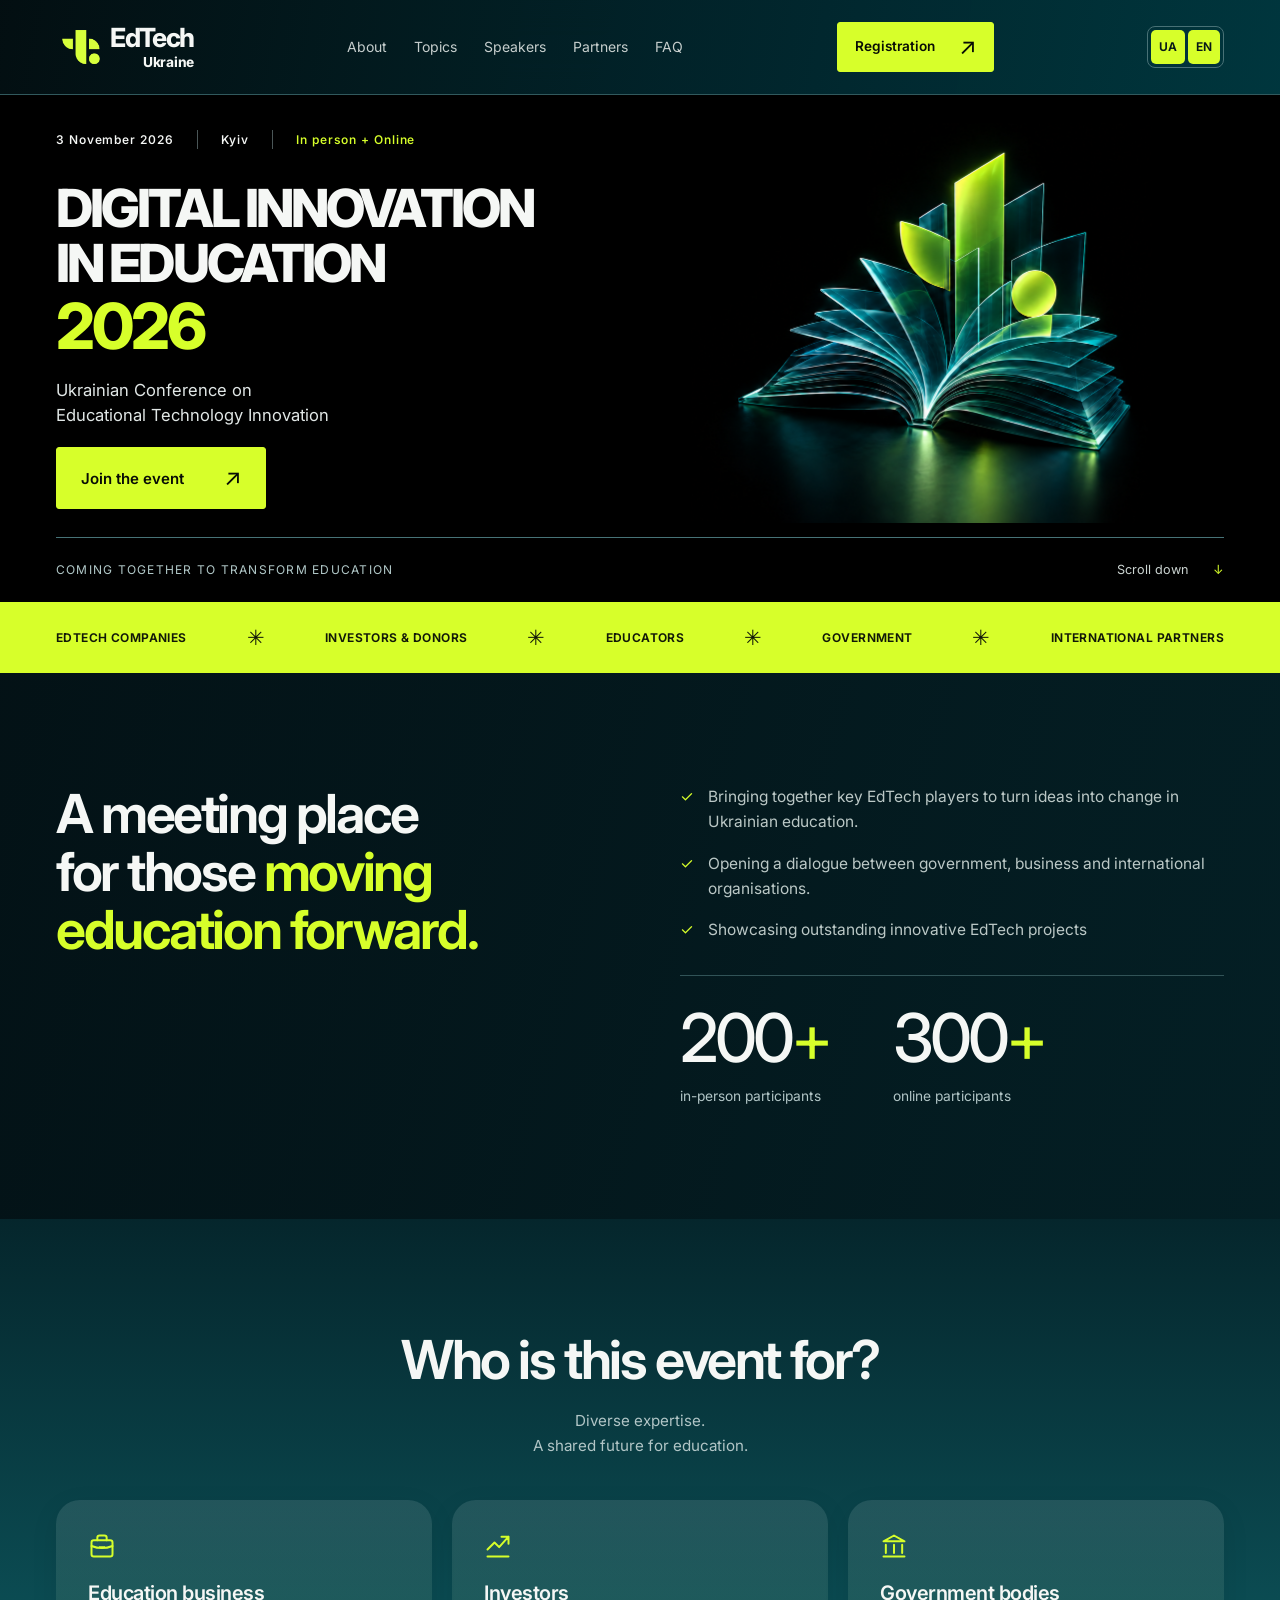
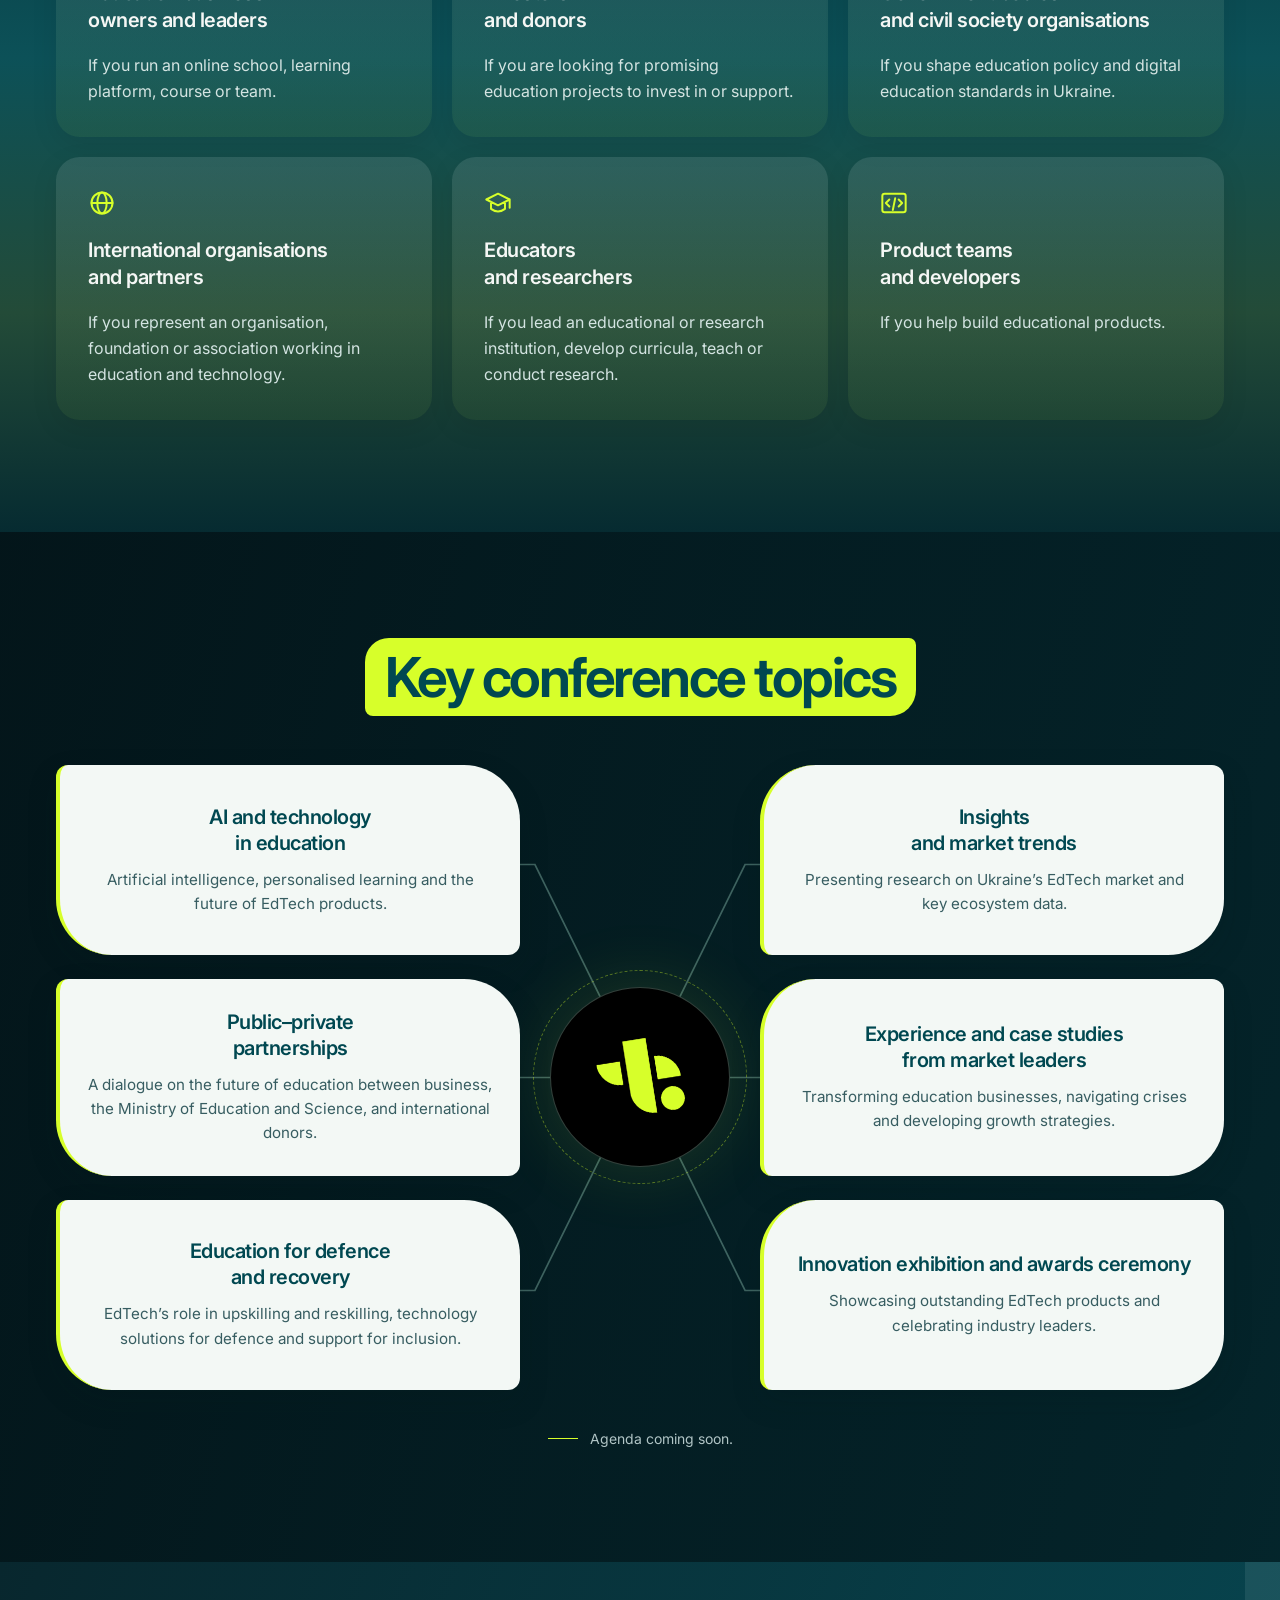
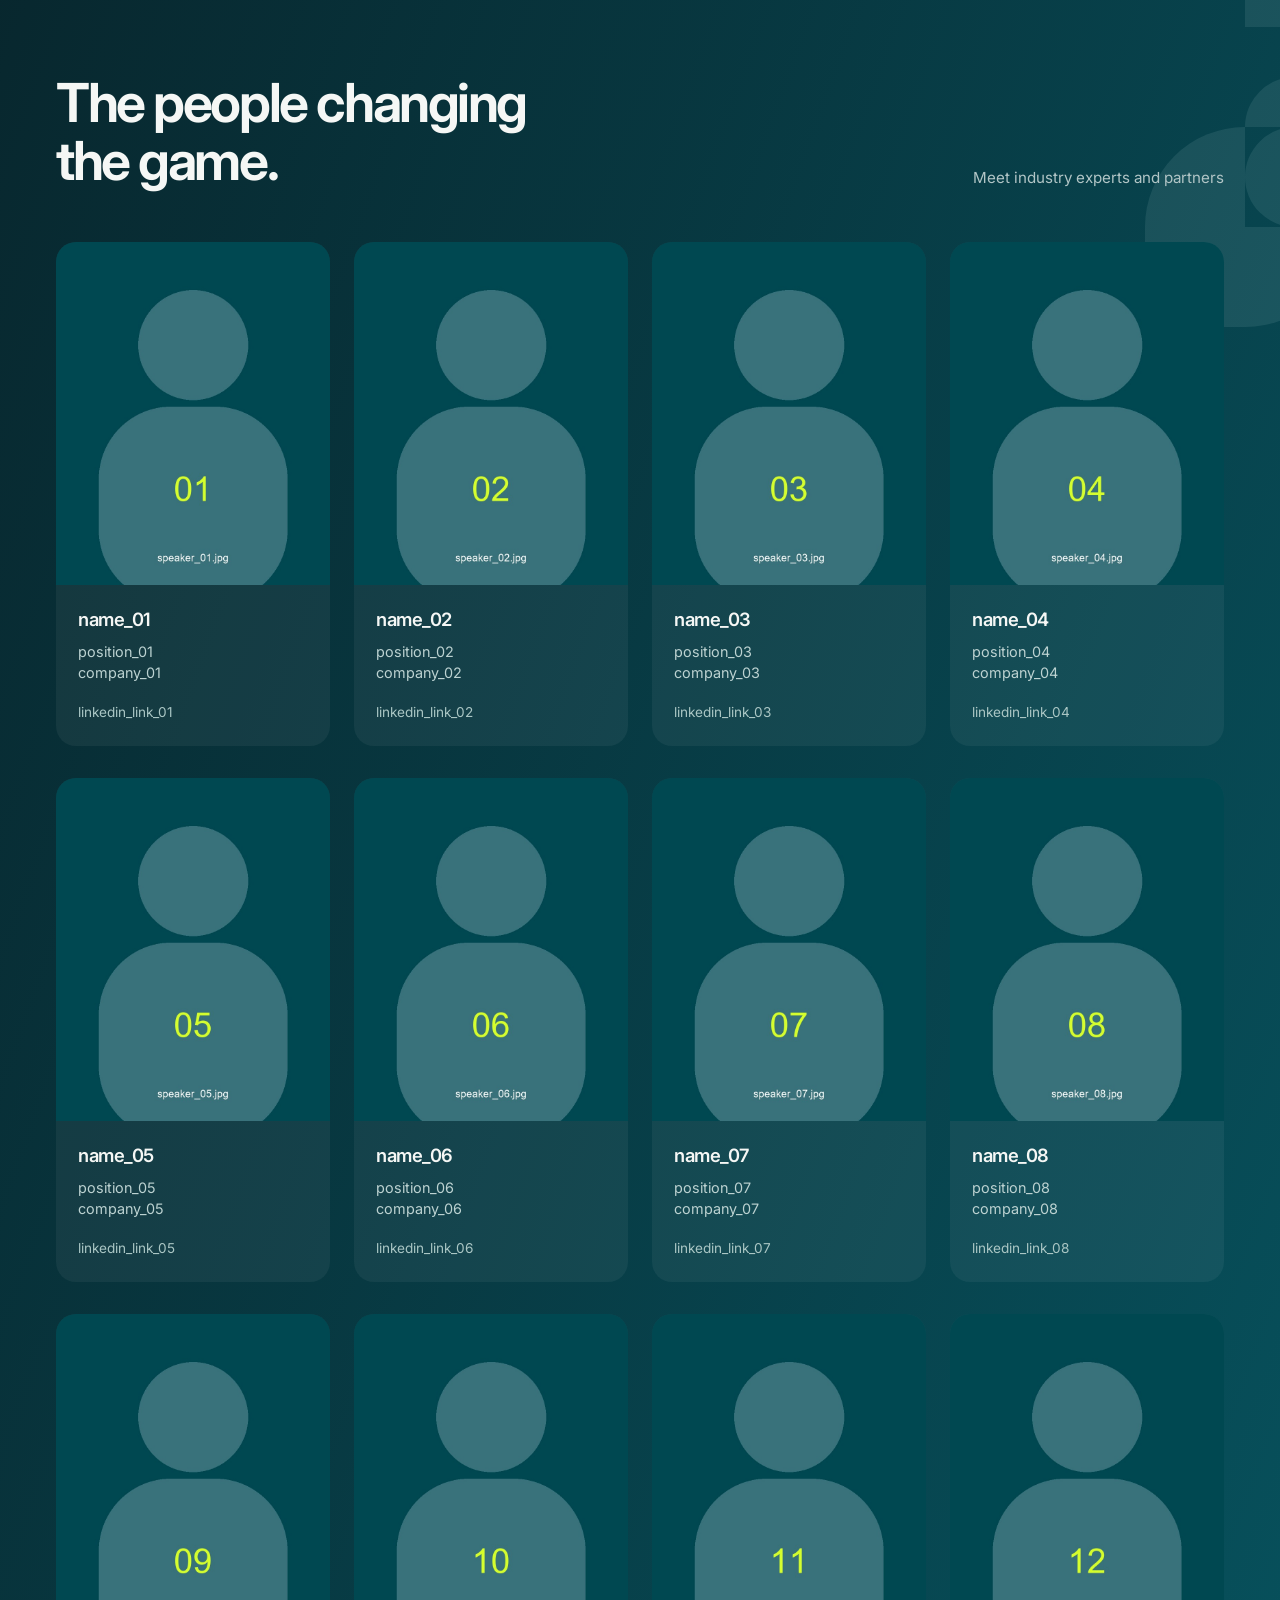
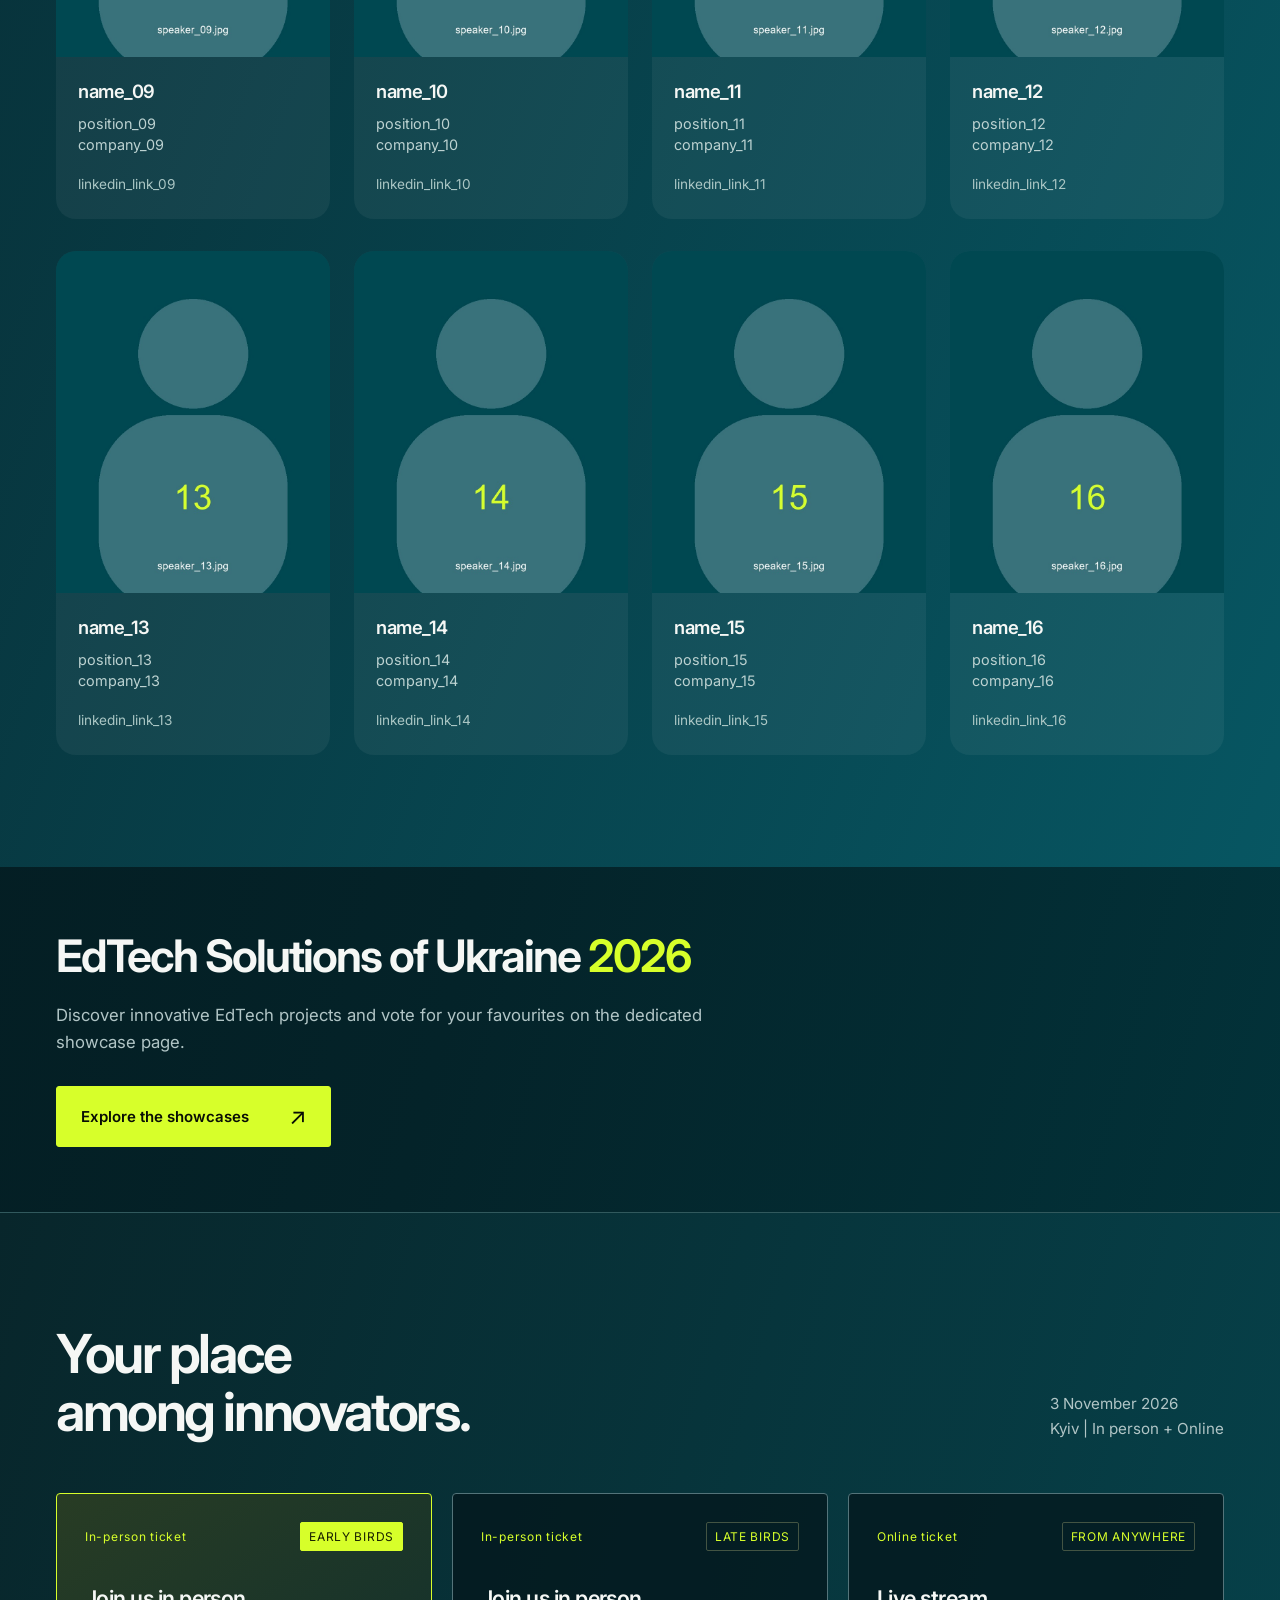
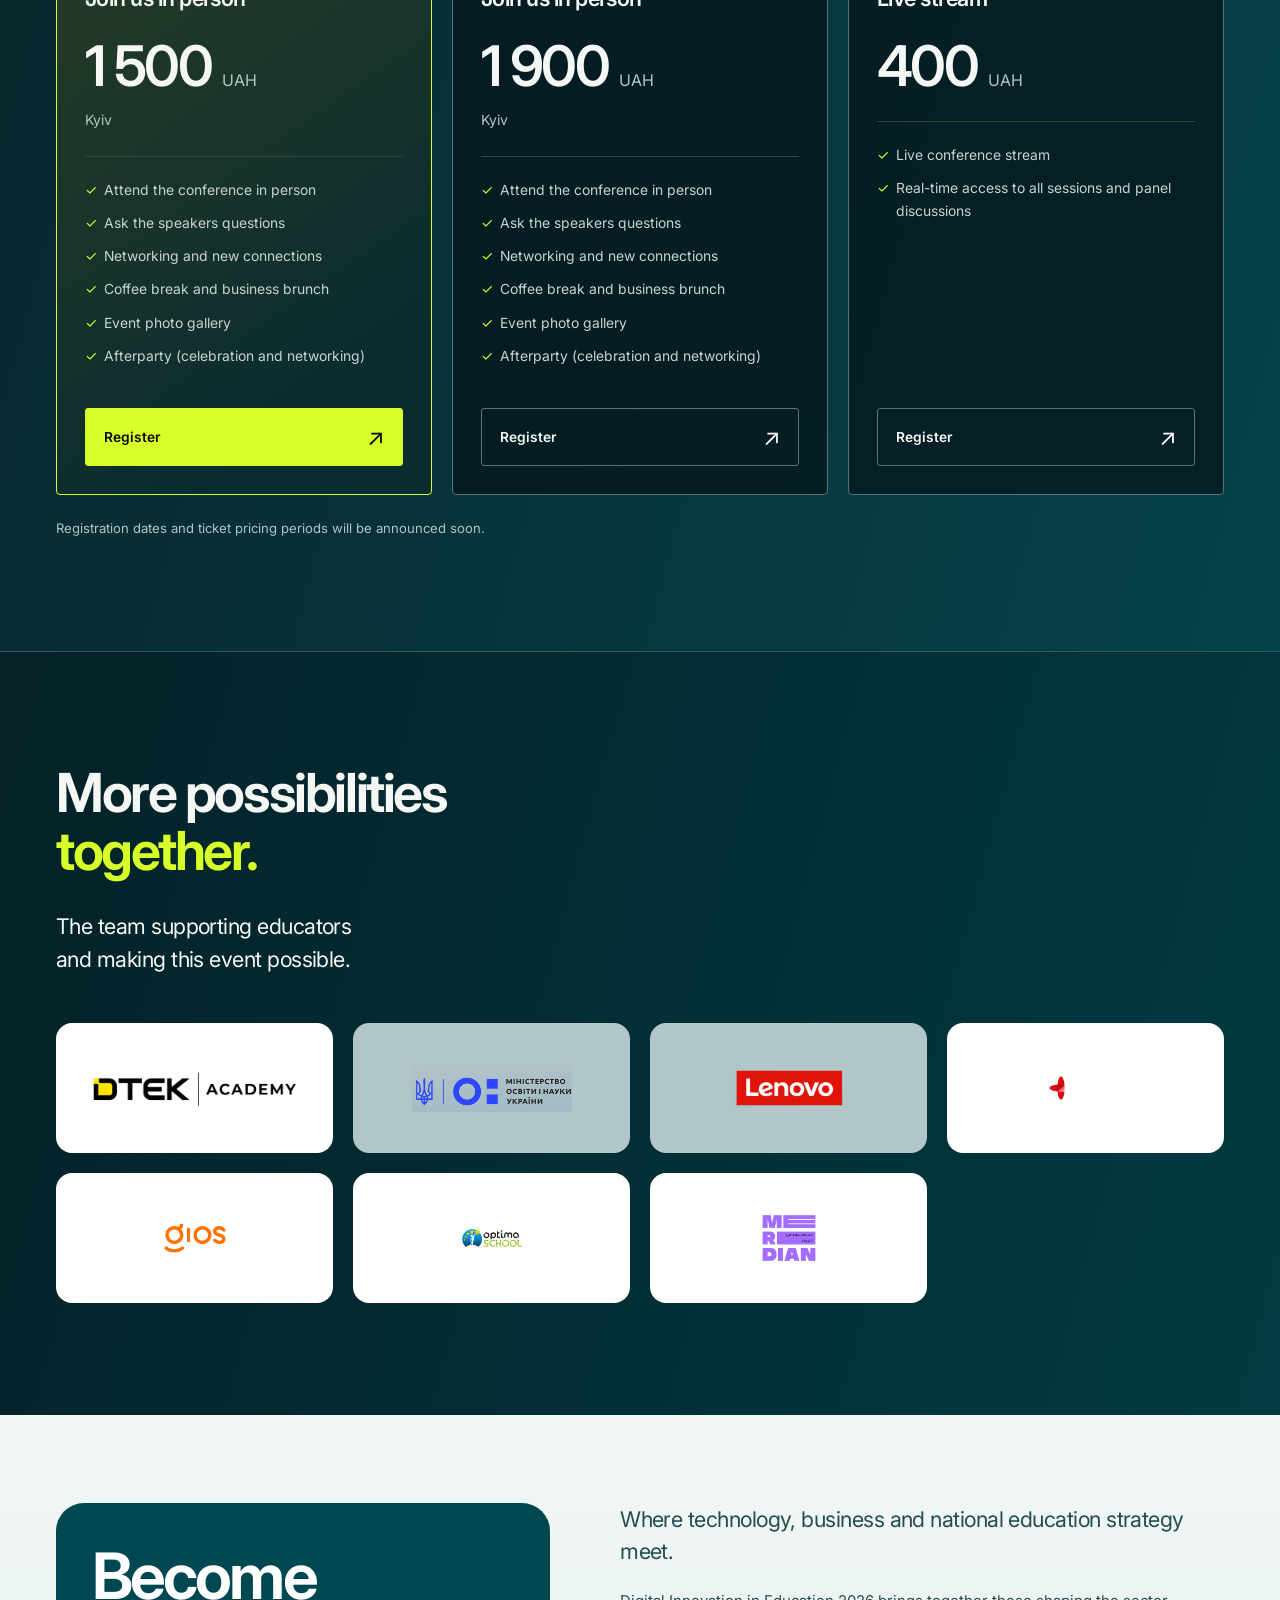
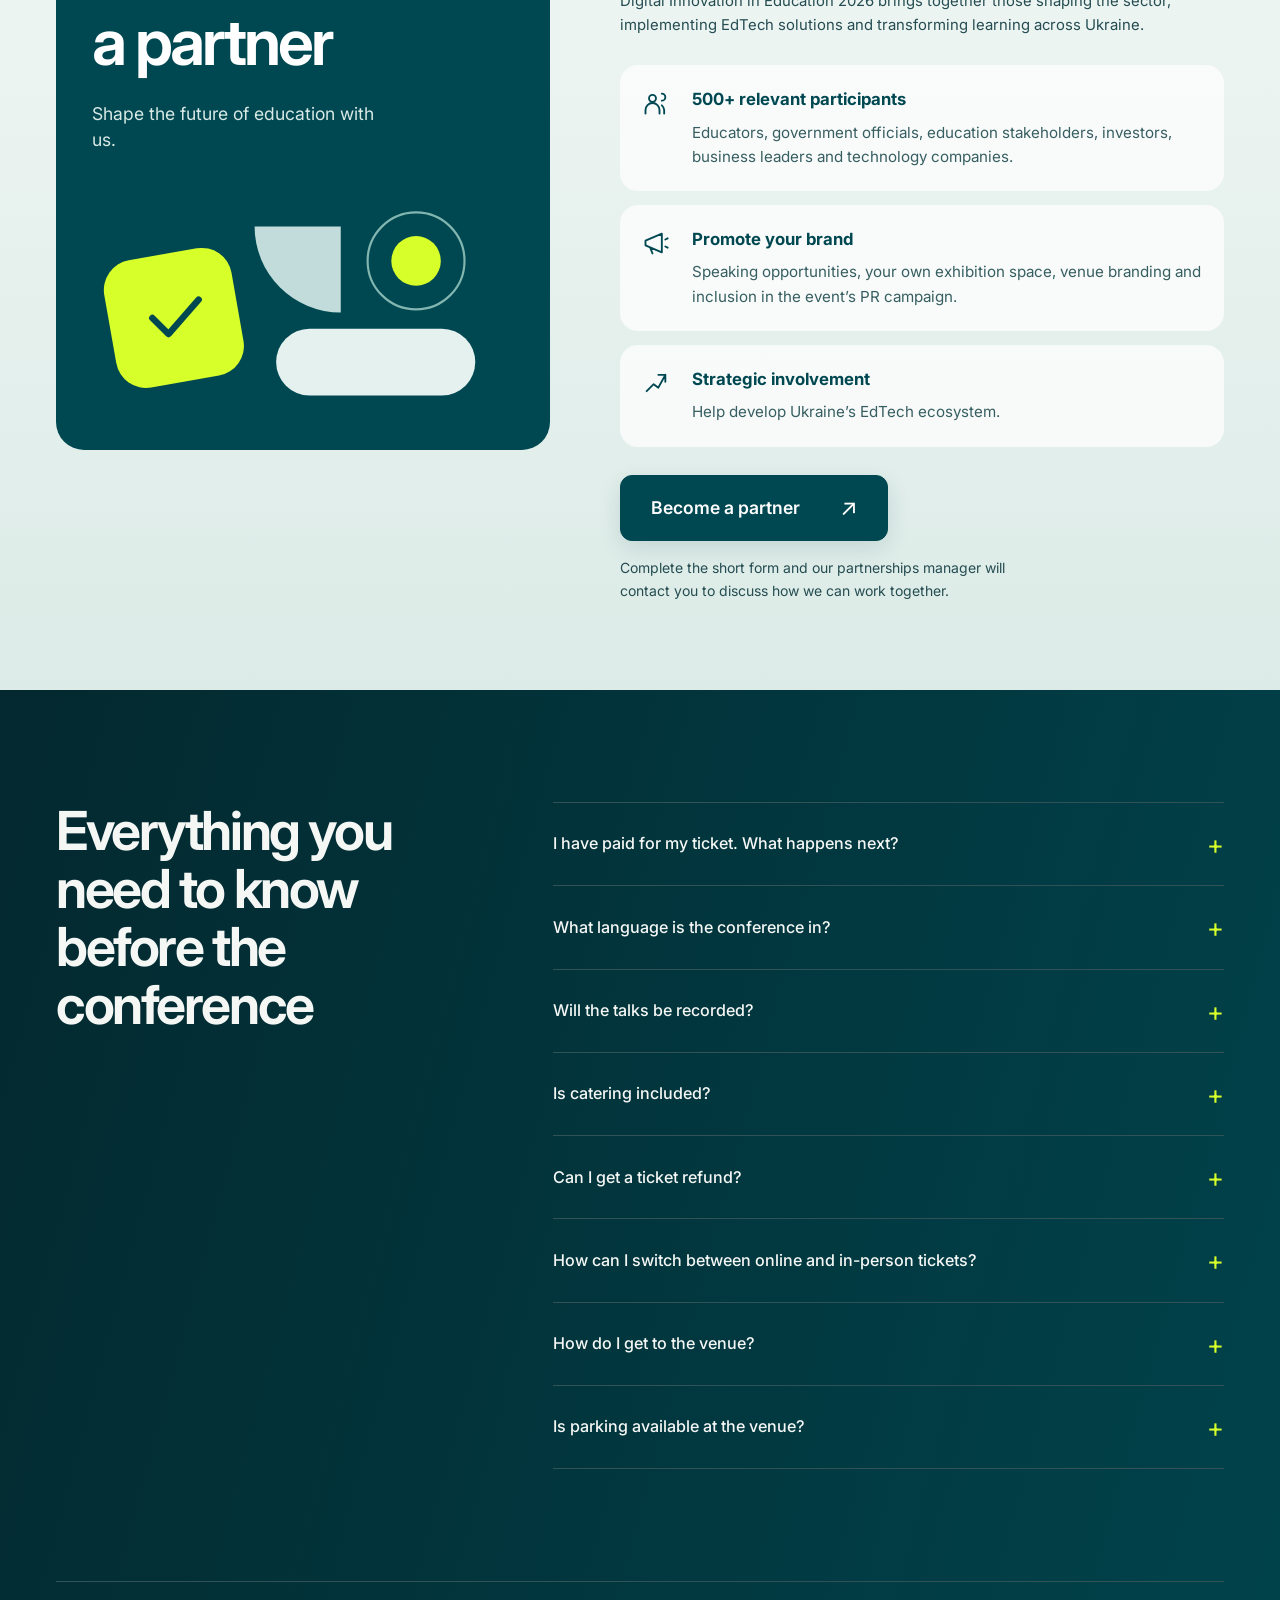
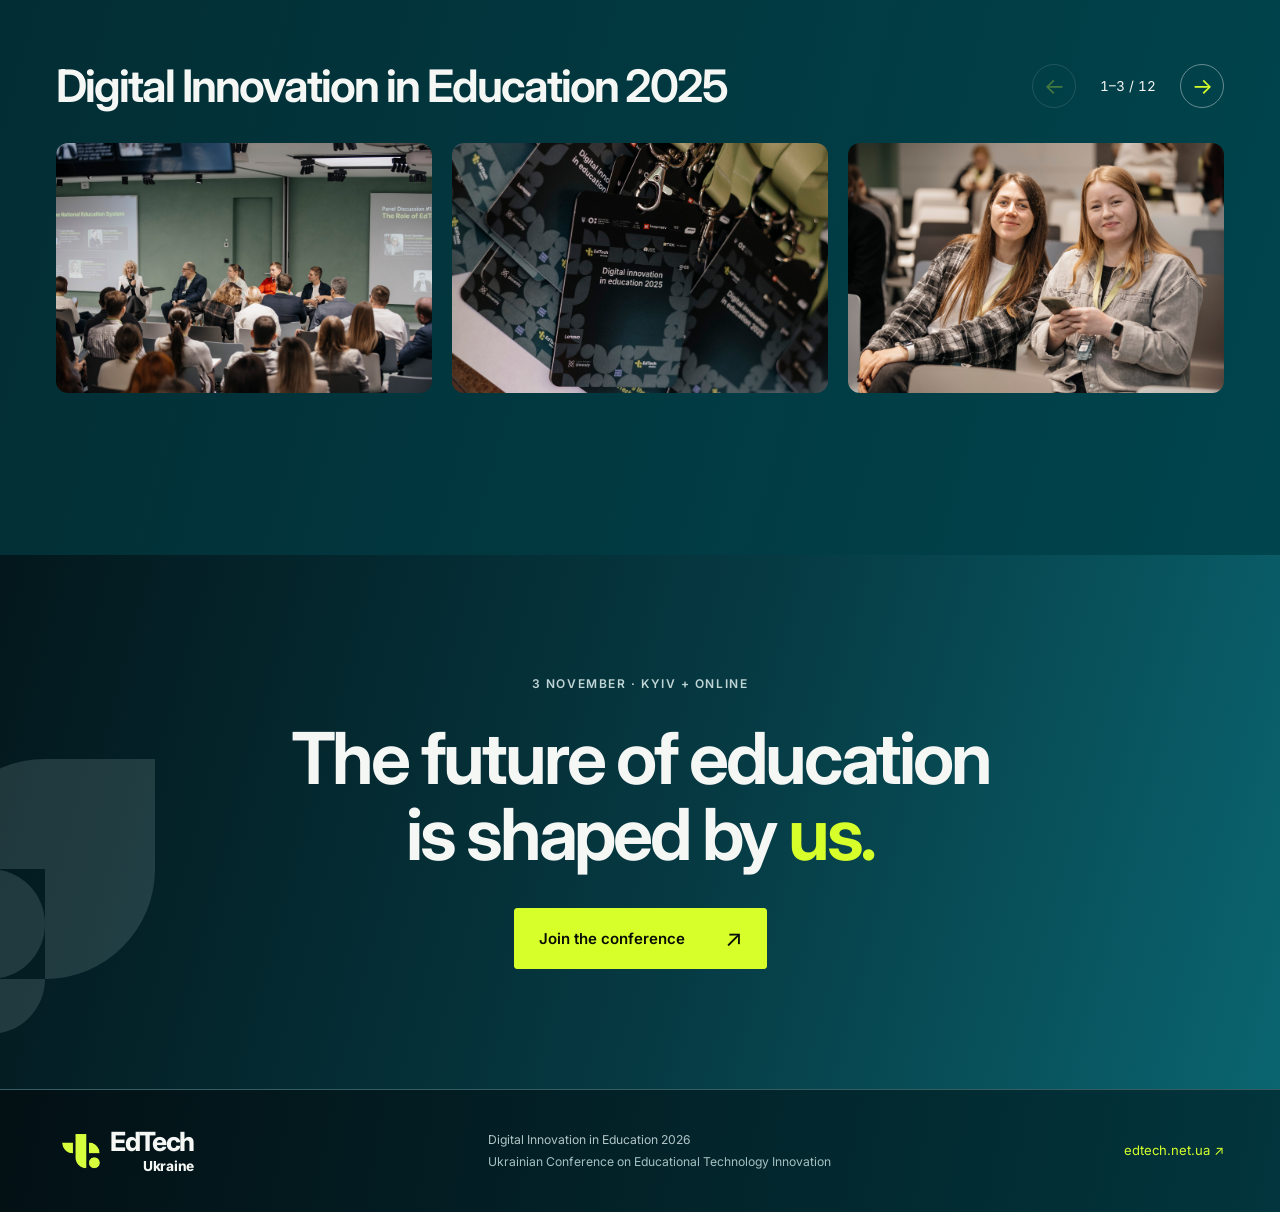
<file: en.html>
<!doctype html>
<html lang="en">
<head>
  <meta charset="UTF-8"><meta name="viewport" content="width=device-width, initial-scale=1">
  <title>Digital Innovation in Education 2026 — EdTech Ukraine</title>
  <meta name="description" content="Ukrainian Conference on Educational Technology Innovation. 3 November 2026, Kyiv, in person and online. Meet the people transforming education in Ukraine.">
  <meta name="theme-color" content="#00343b">
  <link rel="icon" href="assets/brand-symbol.png"><link rel="stylesheet" href="styles.css?v=bilingual-gallery">
  <link rel="preconnect" href="https://fonts.googleapis.com"><link rel="preconnect" href="https://fonts.gstatic.com" crossorigin>
  <link href="https://fonts.googleapis.com/css2?family=Inter:wght@400;450;500;600;650;700;750;800;850;900&display=swap" rel="stylesheet">
  <script src="app.js?v=bilingual-gallery" defer></script>
</head>
<body>
<a class="skip" href="#main">Skip to content</a>
<header class="header">
  <div class="wrap header-inner">
    <a class="brand" href="#" aria-label="EdTech Ukraine — home"><img src="assets/brand-symbol.png" width="52" height="52" alt=""><span>EdTech<small>Ukraine</small></span></a>
    <nav class="desktop-nav" aria-label="Main navigation"><a href="#about">About</a><a href="#topics">Topics</a><a href="#speakers">Speakers</a><a href="#partners">Partners</a><a href="#faq">FAQ</a></nav>
    <a class="button small" href="#tickets">Registration <span aria-hidden="true">↗</span></a>
    <nav class="language-switch" aria-label="Website language"><a href="index.html" lang="en" hreflang="en" aria-current="page">UA</a><a href="en.html" lang="en" hreflang="en" aria-current="page">EN</a></nav><button class="menu-toggle" aria-label="Open menu" aria-expanded="false" aria-controls="mobile-nav"><span></span><span></span></button>
  </div>
  <nav id="mobile-nav" class="mobile-nav" aria-label="Mobile navigation" hidden><a href="#about">About</a><a href="#topics">Conference topics</a><a href="#speakers">Speakers</a><a href="#partners">Partners</a><a href="#faq">FAQ</a><a href="#tickets">Registration</a></nav>
</header>
<main id="main">
  <section class="hero" aria-labelledby="hero-title">
    <div class="hero-art hero-book"><svg viewBox="800 120 872 800" role="img" aria-label="Glass book with teal pages and lime EdTech Ukraine logo elements"><defs><clipPath id="book-art-clip"><path d="M1100 0H1672V941H650V580L880 450V345H1100Z"/></clipPath></defs><image href="banners/edtech-2026-glass-book-v2-en.png" width="1672" height="941" clip-path="url(#book-art-clip)"/></svg></div>
    <div class="wrap hero-inner">
      <div class="event-meta"><span>3 November 2026</span><span>Kyiv</span><span class="online">In person + Online</span></div>
      <div class="hero-copy">
      <h1 id="hero-title"><span class="hero-title-line">DIGITAL INNOVATION</span><br>IN EDUCATION <em>2026</em></h1>
      <p class="hero-description">Ukrainian Conference on<br>Educational Technology Innovation</p>
      <a class="button" href="#tickets">Join the event <span aria-hidden="true">↗</span></a>
      
      </div>
      <div class="hero-bottom"><span>COMING TOGETHER TO TRANSFORM EDUCATION</span><a href="#about" aria-label="Learn about the conference">Scroll down <span aria-hidden="true">↓</span></a></div>
    </div>
  </section>
  <div class="audience-strip"><div class="wrap">EDTECH COMPANIES <span>✳</span> INVESTORS & DONORS <span>✳</span> EDUCATORS <span>✳</span> GOVERNMENT <span>✳</span> INTERNATIONAL PARTNERS</div></div>
  <section id="about" class="section wrap about">
    <div><h2>A meeting place<br>for those <span class="lime">moving<br>education forward.</span></h2></div>
    <div class="about-content">
      <ul class="check-list"><li>Bringing together key EdTech players to turn ideas into change in Ukrainian education.</li><li>Opening a dialogue between government, business and international organisations.</li><li>Showcasing outstanding innovative EdTech projects</li></ul>
      <div class="stats"><div><strong>200<span>+</span></strong><p>in-person participants</p></div><div><strong>300<span>+</span></strong><p>online participants</p></div></div>
    </div>
  </section>
  <section id="audience" class="section audience-section"><div class="wrap">
    <div class="section-heading"><div><h2>Who is this event for?</h2></div><p>Diverse expertise.<br>A shared future for education.</p></div>
    <div class="audience-grid">
      <article><svg class="audience-mark" viewBox="0 0 24 24" fill="none" stroke="var(--lime)" stroke-width="1.7" stroke-linecap="round" stroke-linejoin="round" aria-hidden="true" focusable="false"><rect x="3" y="7" width="18" height="14" rx="2"/><path d="M8 7V5a2 2 0 0 1 2-2h4a2 2 0 0 1 2 2v2M3 12a24 24 0 0 0 18 0M10 13h4"/></svg><h3>Education business<br>owners and leaders</h3><p>If you run an online school, learning platform, course or team.</p></article>
      <article><svg class="audience-mark" viewBox="0 0 24 24" fill="none" stroke="var(--lime)" stroke-width="1.7" stroke-linecap="round" stroke-linejoin="round" aria-hidden="true" focusable="false"><path d="m3 15 6-6 4 4 8-9M15 4h6v6M3 21h18"/></svg><h3>Investors<br>and donors</h3><p>If you are looking for promising education projects to invest in or support.</p></article>
      <article><svg class="audience-mark" viewBox="0 0 24 24" fill="none" stroke="var(--lime)" stroke-width="1.7" stroke-linecap="round" stroke-linejoin="round" aria-hidden="true" focusable="false"><path d="m3 8 9-5 9 5H3Zm2 3v7m7-7v7m7-7v7M3 21h18"/></svg><h3>Government bodies<br>and civil society organisations</h3><p>If you shape education policy and digital education standards in Ukraine.</p></article>
      <article><svg class="audience-mark" viewBox="0 0 24 24" fill="none" stroke="var(--lime)" stroke-width="1.7" stroke-linecap="round" stroke-linejoin="round" aria-hidden="true" focusable="false"><circle cx="12" cy="12" r="9"/><ellipse cx="12" cy="12" rx="4" ry="9"/><path d="M3 12h18"/></svg><h3>International organisations<br>and partners</h3><p>If you represent an organisation, foundation or association working in education and technology.</p></article>
      <article><svg class="audience-mark" viewBox="0 0 24 24" fill="none" stroke="var(--lime)" stroke-width="1.7" stroke-linecap="round" stroke-linejoin="round" aria-hidden="true" focusable="false"><path d="m2 9 10-5 10 5-10 5L2 9Zm4 2v6c4 3 8 3 12 0v-6m4-2v7"/></svg><h3>Educators<br>and researchers</h3><p>If you lead an educational or research institution, develop curricula, teach or conduct research.</p></article>
      <article><svg class="audience-mark" viewBox="0 0 24 24" fill="none" stroke="var(--lime)" stroke-width="1.7" stroke-linecap="round" stroke-linejoin="round" aria-hidden="true" focusable="false"><rect x="2" y="4" width="20" height="16" rx="2"/><path d="m8 9-3 3 3 3m8-6 3 3-3 3m-3-7-2 10"/></svg><h3>Product teams<br>and developers</h3><p>If you help build educational products.</p></article>
    </div>
  </div></section>
  <section id="topics" class="section wrap topics">
    <div class="section-heading"><div><h2><span>Key conference topics</span></h2></div></div>
    <div class="topic-map">
      <svg class="topic-connections" viewBox="0 0 1000 660" preserveAspectRatio="none" aria-hidden="true"><g fill="none" stroke="currentColor" stroke-width="1.5"><path d="M350 105H410L500 330 590 105H650M350 330H650M350 555H410L500 330 590 555H650"/></g></svg>
      <div class="topic-hub" aria-hidden="true"><img src="assets/brand-symbol.png" alt="" width="120" height="120"></div>
      <article><h3>AI and technology<br>in education</h3><p>Artificial intelligence, personalised learning and the future of EdTech products.</p></article>
      <article><h3>Insights<br>and market trends</h3><p>Presenting research on Ukraine’s EdTech market and key ecosystem data.</p></article>
      <article><h3>Public–private<br>partnerships</h3><p>A dialogue on the future of education between business, the Ministry of Education and Science, and international donors.</p></article>
      <article><h3>Experience and case studies<br>from market leaders</h3><p>Transforming education businesses, navigating crises and developing growth strategies.</p></article>
      <article><h3>Education for defence<br>and recovery</h3><p>EdTech’s role in upskilling and reskilling, technology solutions for defence and support for inclusion.</p></article>
      <article><h3>Innovation exhibition and awards ceremony</h3><p>Showcasing outstanding EdTech products and celebrating industry leaders.</p></article>
    </div><p class="agenda-note"><span></span> Agenda coming soon.</p>
  </section>
  <section id="speakers" class="section speakers-section"><div class="wrap">
    <div class="section-heading"><div><h2>The people changing<br>the game.</h2></div><p>Meet industry experts and partners</p></div>
    <div class="speaker-grid">
<article class="speaker-card" id="speaker-01">
      <img class="speaker-photo" src="assets/speakers/speaker_01.jpg" alt="name_01" width="800" height="1000" loading="lazy">
      <div class="speaker-info">
        <h3 id="name_01">name_01</h3>
        <p class="speaker-role"><span id="position_01">position_01</span><br><span id="company_01">company_01</span></p>
        <!-- Add href="https://www.linkedin.com/in/.../" and remove aria-disabled when the profile is ready. -->
        <a class="speaker-link" id="linkedin_link_01" aria-disabled="true" target="_blank" rel="noopener noreferrer">linkedin_link_01</a>
      </div>
    </article>
<article class="speaker-card" id="speaker-02">
      <img class="speaker-photo" src="assets/speakers/speaker_02.jpg" alt="name_02" width="800" height="1000" loading="lazy">
      <div class="speaker-info">
        <h3 id="name_02">name_02</h3>
        <p class="speaker-role"><span id="position_02">position_02</span><br><span id="company_02">company_02</span></p>
        <!-- Add href="https://www.linkedin.com/in/.../" and remove aria-disabled when the profile is ready. -->
        <a class="speaker-link" id="linkedin_link_02" aria-disabled="true" target="_blank" rel="noopener noreferrer">linkedin_link_02</a>
      </div>
    </article>
<article class="speaker-card" id="speaker-03">
      <img class="speaker-photo" src="assets/speakers/speaker_03.jpg" alt="name_03" width="800" height="1000" loading="lazy">
      <div class="speaker-info">
        <h3 id="name_03">name_03</h3>
        <p class="speaker-role"><span id="position_03">position_03</span><br><span id="company_03">company_03</span></p>
        <!-- Add href="https://www.linkedin.com/in/.../" and remove aria-disabled when the profile is ready. -->
        <a class="speaker-link" id="linkedin_link_03" aria-disabled="true" target="_blank" rel="noopener noreferrer">linkedin_link_03</a>
      </div>
    </article>
<article class="speaker-card" id="speaker-04">
      <img class="speaker-photo" src="assets/speakers/speaker_04.jpg" alt="name_04" width="800" height="1000" loading="lazy">
      <div class="speaker-info">
        <h3 id="name_04">name_04</h3>
        <p class="speaker-role"><span id="position_04">position_04</span><br><span id="company_04">company_04</span></p>
        <!-- Add href="https://www.linkedin.com/in/.../" and remove aria-disabled when the profile is ready. -->
        <a class="speaker-link" id="linkedin_link_04" aria-disabled="true" target="_blank" rel="noopener noreferrer">linkedin_link_04</a>
      </div>
    </article>
<article class="speaker-card" id="speaker-05">
      <img class="speaker-photo" src="assets/speakers/speaker_05.jpg" alt="name_05" width="800" height="1000" loading="lazy">
      <div class="speaker-info">
        <h3 id="name_05">name_05</h3>
        <p class="speaker-role"><span id="position_05">position_05</span><br><span id="company_05">company_05</span></p>
        <!-- Add href="https://www.linkedin.com/in/.../" and remove aria-disabled when the profile is ready. -->
        <a class="speaker-link" id="linkedin_link_05" aria-disabled="true" target="_blank" rel="noopener noreferrer">linkedin_link_05</a>
      </div>
    </article>
<article class="speaker-card" id="speaker-06">
      <img class="speaker-photo" src="assets/speakers/speaker_06.jpg" alt="name_06" width="800" height="1000" loading="lazy">
      <div class="speaker-info">
        <h3 id="name_06">name_06</h3>
        <p class="speaker-role"><span id="position_06">position_06</span><br><span id="company_06">company_06</span></p>
        <!-- Add href="https://www.linkedin.com/in/.../" and remove aria-disabled when the profile is ready. -->
        <a class="speaker-link" id="linkedin_link_06" aria-disabled="true" target="_blank" rel="noopener noreferrer">linkedin_link_06</a>
      </div>
    </article>
<article class="speaker-card" id="speaker-07">
      <img class="speaker-photo" src="assets/speakers/speaker_07.jpg" alt="name_07" width="800" height="1000" loading="lazy">
      <div class="speaker-info">
        <h3 id="name_07">name_07</h3>
        <p class="speaker-role"><span id="position_07">position_07</span><br><span id="company_07">company_07</span></p>
        <!-- Add href="https://www.linkedin.com/in/.../" and remove aria-disabled when the profile is ready. -->
        <a class="speaker-link" id="linkedin_link_07" aria-disabled="true" target="_blank" rel="noopener noreferrer">linkedin_link_07</a>
      </div>
    </article>
<article class="speaker-card" id="speaker-08">
      <img class="speaker-photo" src="assets/speakers/speaker_08.jpg" alt="name_08" width="800" height="1000" loading="lazy">
      <div class="speaker-info">
        <h3 id="name_08">name_08</h3>
        <p class="speaker-role"><span id="position_08">position_08</span><br><span id="company_08">company_08</span></p>
        <!-- Add href="https://www.linkedin.com/in/.../" and remove aria-disabled when the profile is ready. -->
        <a class="speaker-link" id="linkedin_link_08" aria-disabled="true" target="_blank" rel="noopener noreferrer">linkedin_link_08</a>
      </div>
    </article>
<article class="speaker-card" id="speaker-09">
      <img class="speaker-photo" src="assets/speakers/speaker_09.jpg" alt="name_09" width="800" height="1000" loading="lazy">
      <div class="speaker-info">
        <h3 id="name_09">name_09</h3>
        <p class="speaker-role"><span id="position_09">position_09</span><br><span id="company_09">company_09</span></p>
        <!-- Add href="https://www.linkedin.com/in/.../" and remove aria-disabled when the profile is ready. -->
        <a class="speaker-link" id="linkedin_link_09" aria-disabled="true" target="_blank" rel="noopener noreferrer">linkedin_link_09</a>
      </div>
    </article>
<article class="speaker-card" id="speaker-10">
      <img class="speaker-photo" src="assets/speakers/speaker_10.jpg" alt="name_10" width="800" height="1000" loading="lazy">
      <div class="speaker-info">
        <h3 id="name_10">name_10</h3>
        <p class="speaker-role"><span id="position_10">position_10</span><br><span id="company_10">company_10</span></p>
        <!-- Add href="https://www.linkedin.com/in/.../" and remove aria-disabled when the profile is ready. -->
        <a class="speaker-link" id="linkedin_link_10" aria-disabled="true" target="_blank" rel="noopener noreferrer">linkedin_link_10</a>
      </div>
    </article>
<article class="speaker-card" id="speaker-11">
      <img class="speaker-photo" src="assets/speakers/speaker_11.jpg" alt="name_11" width="800" height="1000" loading="lazy">
      <div class="speaker-info">
        <h3 id="name_11">name_11</h3>
        <p class="speaker-role"><span id="position_11">position_11</span><br><span id="company_11">company_11</span></p>
        <!-- Add href="https://www.linkedin.com/in/.../" and remove aria-disabled when the profile is ready. -->
        <a class="speaker-link" id="linkedin_link_11" aria-disabled="true" target="_blank" rel="noopener noreferrer">linkedin_link_11</a>
      </div>
    </article>
<article class="speaker-card" id="speaker-12">
      <img class="speaker-photo" src="assets/speakers/speaker_12.jpg" alt="name_12" width="800" height="1000" loading="lazy">
      <div class="speaker-info">
        <h3 id="name_12">name_12</h3>
        <p class="speaker-role"><span id="position_12">position_12</span><br><span id="company_12">company_12</span></p>
        <!-- Add href="https://www.linkedin.com/in/.../" and remove aria-disabled when the profile is ready. -->
        <a class="speaker-link" id="linkedin_link_12" aria-disabled="true" target="_blank" rel="noopener noreferrer">linkedin_link_12</a>
      </div>
    </article>
<article class="speaker-card" id="speaker-13">
      <img class="speaker-photo" src="assets/speakers/speaker_13.jpg" alt="name_13" width="800" height="1000" loading="lazy">
      <div class="speaker-info">
        <h3 id="name_13">name_13</h3>
        <p class="speaker-role"><span id="position_13">position_13</span><br><span id="company_13">company_13</span></p>
        <!-- Add href="https://www.linkedin.com/in/.../" and remove aria-disabled when the profile is ready. -->
        <a class="speaker-link" id="linkedin_link_13" aria-disabled="true" target="_blank" rel="noopener noreferrer">linkedin_link_13</a>
      </div>
    </article>
<article class="speaker-card" id="speaker-14">
      <img class="speaker-photo" src="assets/speakers/speaker_14.jpg" alt="name_14" width="800" height="1000" loading="lazy">
      <div class="speaker-info">
        <h3 id="name_14">name_14</h3>
        <p class="speaker-role"><span id="position_14">position_14</span><br><span id="company_14">company_14</span></p>
        <!-- Add href="https://www.linkedin.com/in/.../" and remove aria-disabled when the profile is ready. -->
        <a class="speaker-link" id="linkedin_link_14" aria-disabled="true" target="_blank" rel="noopener noreferrer">linkedin_link_14</a>
      </div>
    </article>
<article class="speaker-card" id="speaker-15">
      <img class="speaker-photo" src="assets/speakers/speaker_15.jpg" alt="name_15" width="800" height="1000" loading="lazy">
      <div class="speaker-info">
        <h3 id="name_15">name_15</h3>
        <p class="speaker-role"><span id="position_15">position_15</span><br><span id="company_15">company_15</span></p>
        <!-- Add href="https://www.linkedin.com/in/.../" and remove aria-disabled when the profile is ready. -->
        <a class="speaker-link" id="linkedin_link_15" aria-disabled="true" target="_blank" rel="noopener noreferrer">linkedin_link_15</a>
      </div>
    </article>
<article class="speaker-card" id="speaker-16">
      <img class="speaker-photo" src="assets/speakers/speaker_16.jpg" alt="name_16" width="800" height="1000" loading="lazy">
      <div class="speaker-info">
        <h3 id="name_16">name_16</h3>
        <p class="speaker-role"><span id="position_16">position_16</span><br><span id="company_16">company_16</span></p>
        <!-- Add href="https://www.linkedin.com/in/.../" and remove aria-disabled when the profile is ready. -->
        <a class="speaker-link" id="linkedin_link_16" aria-disabled="true" target="_blank" rel="noopener noreferrer">linkedin_link_16</a>
      </div>
    </article>
    </div>
  </div></section>
  <section id="solutions" class="section wrap solutions showcase-compact"><h2>EdTech Solutions of Ukraine <span class="lime">2026</span></h2><p>Discover innovative EdTech projects and vote for your favourites on the dedicated showcase page.</p><a class="button" href="showcases-en.html">Explore the showcases <span aria-hidden="true">↗</span></a></section>
  <section id="tickets" class="section tickets-section"><div class="wrap">
    <div class="section-heading"><div><h2>Your place<br>among innovators.</h2></div><p>3 November 2026<br>Kyiv | In person + Online</p></div>
    <div class="ticket-grid">
      <article class="ticket featured"><div class="ticket-top"><span>In-person ticket</span><span class="badge">EARLY BIRDS</span></div><h3>Join us in person</h3><p class="price">1 500 <span>UAH</span></p><p class="ticket-caption">Kyiv</p><ul><li>Attend the conference in person</li><li>Ask the speakers questions</li><li>Networking and new connections</li><li>Coffee break and business brunch</li><li>Event photo gallery</li><li>Afterparty (celebration and networking)</li></ul><button class="button" data-ticket="In person · Early birds · 1 500 UAH">Register <span aria-hidden="true">↗</span></button></article>
      <article class="ticket"><div class="ticket-top"><span>In-person ticket</span><span class="badge">LATE BIRDS</span></div><h3>Join us in person</h3><p class="price">1 900 <span>UAH</span></p><p class="ticket-caption">Kyiv</p><ul><li>Attend the conference in person</li><li>Ask the speakers questions</li><li>Networking and new connections</li><li>Coffee break and business brunch</li><li>Event photo gallery</li><li>Afterparty (celebration and networking)</li></ul><button class="button secondary" data-ticket="In person · Late birds · 1 900 UAH">Register <span aria-hidden="true">↗</span></button></article>
      <article class="ticket"><div class="ticket-top"><span>Online ticket</span><span class="badge">FROM ANYWHERE</span></div><h3>Live stream</h3><p class="price">400 <span>UAH</span></p><ul><li>Live conference stream</li><li>Real-time access to all sessions and panel discussions</li></ul><button class="button secondary" data-ticket="Online · 400 UAH">Register <span aria-hidden="true">↗</span></button></article>
    </div><p class="ticket-note">Registration dates and ticket pricing periods will be announced soon.</p>
  </div></section>
  <section id="partners" class="section wrap partners">
    <h2>More possibilities<br><span class="lime">together.</span></h2><p class="lead partner-intro">The team supporting educators<br>and making this event possible.</p>
    <div class="partner-logos"><div class="partner-logo" data-partner="dtek"><img src="assets/partners/dtek.png" alt="DTEK Academy" loading="lazy"></div><div class="partner-logo" data-partner="mon"><span class="partner-crop mon" role="img" aria-label="Ministry of Education and Science of Ukraine"></span></div><div class="partner-logo" data-partner="lenovo"><span class="partner-crop lenovo" role="img" aria-label="Lenovo"></span></div><div class="partner-logo" data-partner="sigma"><img src="assets/partners/sigma.png" alt="Sigma Software University" loading="lazy"></div><div class="partner-logo" data-partner="gios"><img src="assets/partners/gios.png" alt="GIOS" loading="lazy"></div><div class="partner-logo" data-partner="optima"><img src="assets/partners/optima.png" alt="Optima School" loading="lazy"></div><div class="partner-logo" data-partner="meridian"><img src="assets/partners/meridian.png" alt="Meridian Distance Learning Lyceum" loading="lazy"></div></div>
  </section>
  <section class="partnership"><div class="wrap partnership-inner">
    <div class="partnership-intro"><h2>Become<br>a partner</h2><p class="partnership-tagline">Shape the future of education with us.</p><div class="partnership-art" aria-hidden="true"><svg viewBox="0 0 420 230" fill="none"><rect x="30" y="70" width="120" height="120" rx="28" fill="#d7ff2a" transform="rotate(-10 90 130)"/><path d="M165 45h80v80a80 80 0 0 1-80-80Z" fill="#c1dcda"/><rect x="185" y="140" width="185" height="62" rx="31" fill="#e5f1ef"/><circle cx="315" cy="77" r="45" stroke="#83b6b1" stroke-width="2"/><circle cx="315" cy="77" r="23" fill="#d7ff2a"/><path d="m70 130 15 15 28-32" stroke="#004851" stroke-width="6" stroke-linecap="round" stroke-linejoin="round"/></svg></div></div>
    <div class="partnership-content"><p class="lead">Where technology, business and national education strategy meet.</p><p>Digital Innovation in Education 2026 brings together those shaping the sector, implementing EdTech solutions and transforming learning across Ukraine.</p>
    <ul class="partnership-benefits"><li><svg class="benefit-icon" viewBox="0 0 24 24" fill="none" stroke="currentColor" stroke-width="1.6" stroke-linecap="round" stroke-linejoin="round" aria-hidden="true"><circle cx="9" cy="8" r="3"/><path d="M3 21v-3a6 6 0 0 1 12 0v3M17 4a3 3 0 0 1 0 6m2 11v-3a6 6 0 0 0-2-4"/></svg><strong>500+ relevant participants</strong><span>Educators, government officials, education stakeholders, investors, business leaders and technology companies.</span></li><li><svg class="benefit-icon" viewBox="0 0 24 24" fill="none" stroke="currentColor" stroke-width="1.6" stroke-linecap="round" stroke-linejoin="round" aria-hidden="true"><path d="m3 10 14-6v16L3 14v-4Zm4 6 2 5m11-12 2-1m-2 7 2 1"/></svg><strong>Promote your brand</strong><span>Speaking opportunities, your own exhibition space, venue branding and inclusion in the event’s PR campaign.</span></li><li><svg class="benefit-icon" viewBox="0 0 24 24" fill="none" stroke="currentColor" stroke-width="1.6" stroke-linecap="round" stroke-linejoin="round" aria-hidden="true"><path d="M4 19 10 13l4 3 6-11M14 5h6v6"/></svg><strong>Strategic involvement</strong><span>Help develop Ukraine’s EdTech ecosystem.</span></li></ul>
    <a class="button dark" href="https://forms.gle/MRfUwrzW1gyja1ZE6" target="_blank" rel="noopener noreferrer">Become a partner <span aria-hidden="true">↗</span></a><p class="form-note">Complete the short form and our partnerships manager will contact you to discuss how we can work together.</p></div>
  </div></section>
  <section id="faq" class="section wrap faq"><div><h2>Everything you need to know before the conference</h2></div>
    <div class="faq-list">
      <details><summary>I have paid for my ticket. What happens next?<span aria-hidden="true">+</span></summary><p>Instructions for ticket holders will be published when registration opens.</p></details>
      <details><summary>What language is the conference in?<span aria-hidden="true">+</span></summary><p>Ukrainian.</p></details>
      <details><summary>Will the talks be recorded?<span aria-hidden="true">+</span></summary><p>No recordings are planned. We want to emphasise the value of live participation and engagement.</p></details>
      <details><summary>Is catering included?<span aria-hidden="true">+</span></summary><p>Yes. In-person tickets include welcome coffee and a full buffet coffee break.</p></details>
      <details><summary>Can I get a ticket refund?<span aria-hidden="true">+</span></summary><div class="faq-answer"><p>If unforeseen circumstances arise, we offer:</p><ul><li>A 100% refund 30 days before the event.</li><li>A 50% refund 14 days before the event.</li><li>A 10% refund 3 working days before the event.</li></ul><p>If the event is cancelled, we offer a 100% refund.</p></div></details>
      <details><summary>How can I switch between online and in-person tickets?<span aria-hidden="true">+</span></summary><p>Instructions for switching ticket types will be available when registration opens.</p></details>
      <details><summary>How do I get to the venue?<span aria-hidden="true">+</span></summary><p>The event will take place in Kyiv. The venue and directions will be shared closer to the conference.</p></details>
      <details><summary>Is parking available at the venue?<span aria-hidden="true">+</span></summary><p>Parking arrangements are being confirmed. Details will be added closer to the event.</p></details>
    </div>
  </section>
  <section id="archive" class="archive section wrap"><div class="archive-heading"><h2>Digital Innovation in Education 2025</h2><div class="carousel-controls"><button type="button" class="carousel-prev" aria-label="Previous photos" aria-controls="archive-track">←</button><span class="carousel-count" aria-live="polite">1 / 12</span><button type="button" class="carousel-next" aria-label="Next photos" aria-controls="archive-track">→</button></div></div><div id="archive-track" class="archive-carousel" tabindex="0" role="region" aria-label="2025 conference photo gallery"><figure><img src="assets/archive-2025-1.jpg" alt="2025 conference photo — 1" width="1396" height="930" loading="lazy"></figure><figure><img src="assets/archive-2025-2.jpg" alt="2025 conference photo — 2" width="1396" height="930" loading="lazy"></figure><figure><img src="assets/archive-2025-3.jpg" alt="2025 conference photo — 3" width="1396" height="930" loading="lazy"></figure><figure><img src="assets/archive-2025-4.jpg" alt="2025 conference photo — 4" width="1396" height="930" loading="lazy"></figure><figure><img src="assets/archive-2025-5.jpg" alt="2025 conference photo — 5" width="1396" height="930" loading="lazy"></figure><figure><img src="assets/archive-2025-6.jpg" alt="2025 conference photo — 6" width="1396" height="930" loading="lazy"></figure><figure><img src="assets/archive-2025-7.jpg" alt="2025 conference photo — 7" width="1396" height="930" loading="lazy"></figure><figure><img src="assets/archive-2025-8.jpg" alt="2025 conference photo — 8" width="1396" height="930" loading="lazy"></figure><figure><img src="assets/archive-2025-9.jpg" alt="2025 conference photo — 9" width="1396" height="930" loading="lazy"></figure><figure><img src="assets/archive-2025-10.jpg" alt="2025 conference photo — 10" width="1396" height="930" loading="lazy"></figure><figure><img src="assets/archive-2025-11.jpg" alt="2025 conference photo — 11" width="1396" height="930" loading="lazy"></figure><figure><img src="assets/archive-2025-12.jpg" alt="2025 conference photo — 12" width="1396" height="930" loading="lazy"></figure></div></section>
  <section class="closing"><div class="wrap"><p class="eyebrow">3 NOVEMBER · KYIV + ONLINE</p><h2>The future of education<br>is shaped by <span class="lime">us.</span></h2><a class="button" href="#tickets">Join the conference <span aria-hidden="true">↗</span></a></div></section>
</main>
<footer><div class="wrap footer-inner"><a class="brand" href="https://edtech.net.ua/" target="_blank" rel="noopener noreferrer"><img src="assets/brand-symbol.png" width="52" height="52" alt=""><span>EdTech<small>Ukraine</small></span></a><p>Digital Innovation in Education 2026<br><span>Ukrainian Conference on Educational Technology Innovation</span></p><a href="https://edtech.net.ua/" target="_blank" rel="noopener noreferrer">edtech.net.ua ↗</a></div></footer>
<dialog id="registration-dialog" aria-labelledby="dialog-title"><form method="dialog"><button class="dialog-close" aria-label="Close">×</button></form><p class="eyebrow">DIGITAL INNOVATION IN EDUCATION 2026</p><h2 id="dialog-title">Registration<br>opens soon.</h2><p id="selected-ticket" class="selected-ticket"></p><p>The ticket booking link will appear here when sales open. See you on 3 November!</p><form method="dialog"><button class="button">Got it <span aria-hidden="true">✓</span></button></form></dialog>
</body>
</html>
</file>
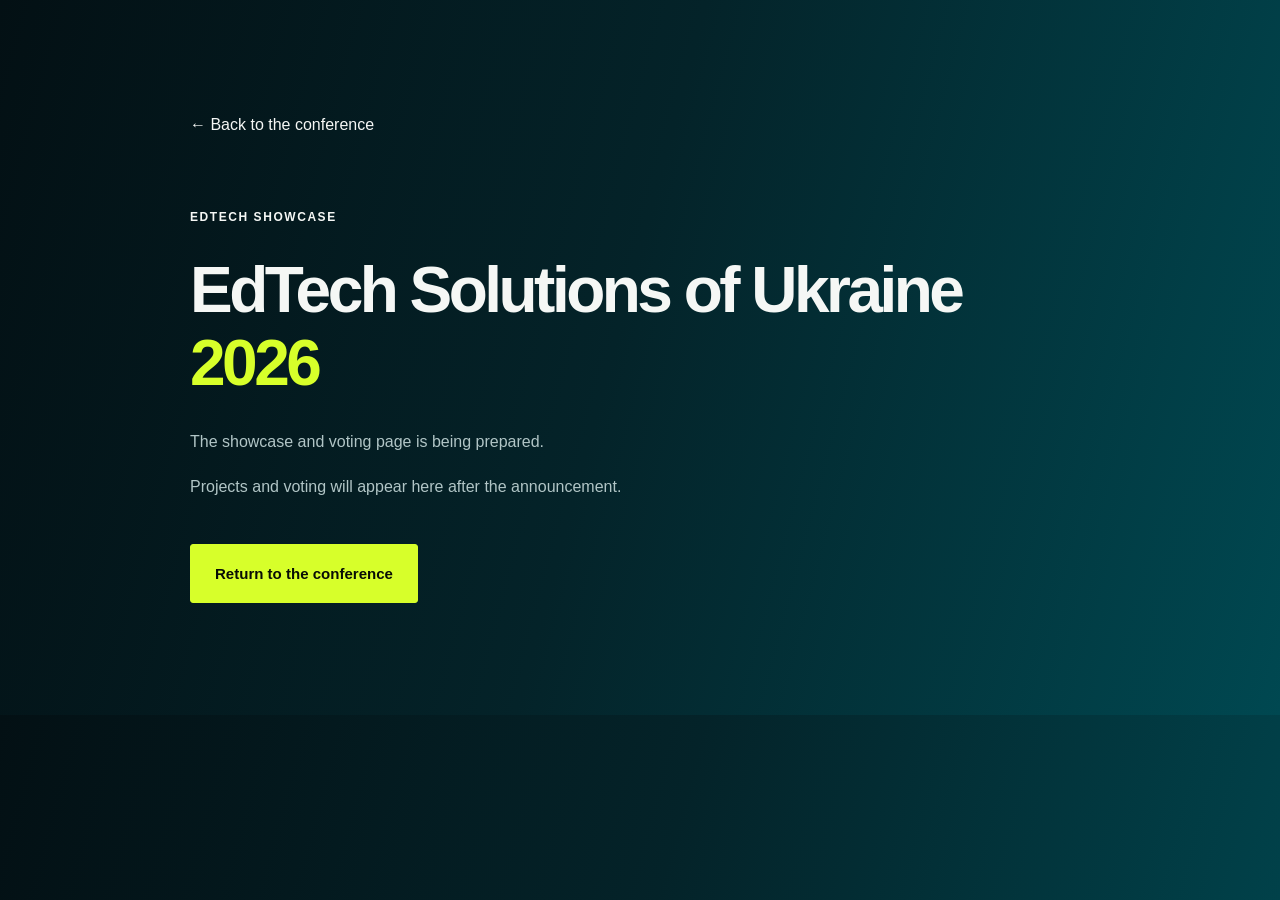
<file: showcases-en.html>
<!doctype html><html lang="en"><head><meta charset="UTF-8"><meta name="viewport" content="width=device-width,initial-scale=1"><title>EdTech Solutions of Ukraine 2026</title><link rel="stylesheet" href="styles.css?v=partners-5"></head><body><main class="wrap section showcase-pending"><a href="en.html#solutions">← Back to the conference</a><p class="eyebrow">EDTECH SHOWCASE</p><h1>EdTech Solutions of Ukraine <span class="lime">2026</span></h1><p>The showcase and voting page is being prepared.</p><p>Projects and voting will appear here after the announcement.</p><a class="button" href="en.html#solutions">Return to the conference</a></main></body></html>
</file>
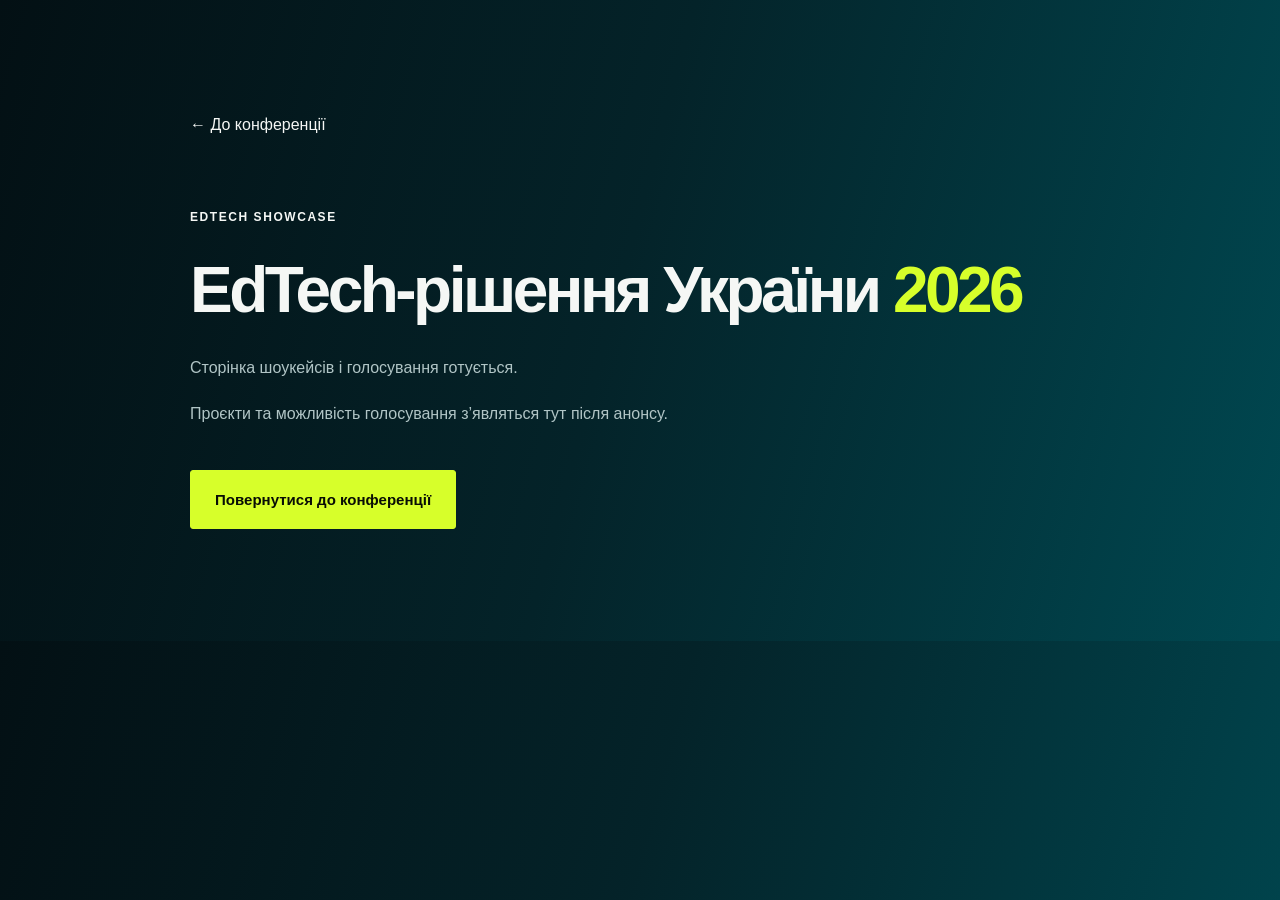
<file: showcases.html>
<!doctype html><html lang="uk"><head><meta charset="UTF-8"><meta name="viewport" content="width=device-width,initial-scale=1"><title>EdTech-рішення України 2026</title><link rel="stylesheet" href="styles.css?v=partners-5"></head><body><main class="wrap section showcase-pending"><a href="index.html#solutions">← До конференції</a><p class="eyebrow">EDTECH SHOWCASE</p><h1>EdTech-рішення України <span class="lime">2026</span></h1><p>Сторінка шоукейсів і голосування готується.</p><p>Проєкти та можливість голосування з’являться тут після анонсу.</p><a class="button" href="index.html#solutions">Повернутися до конференції</a></main></body></html>
</file>
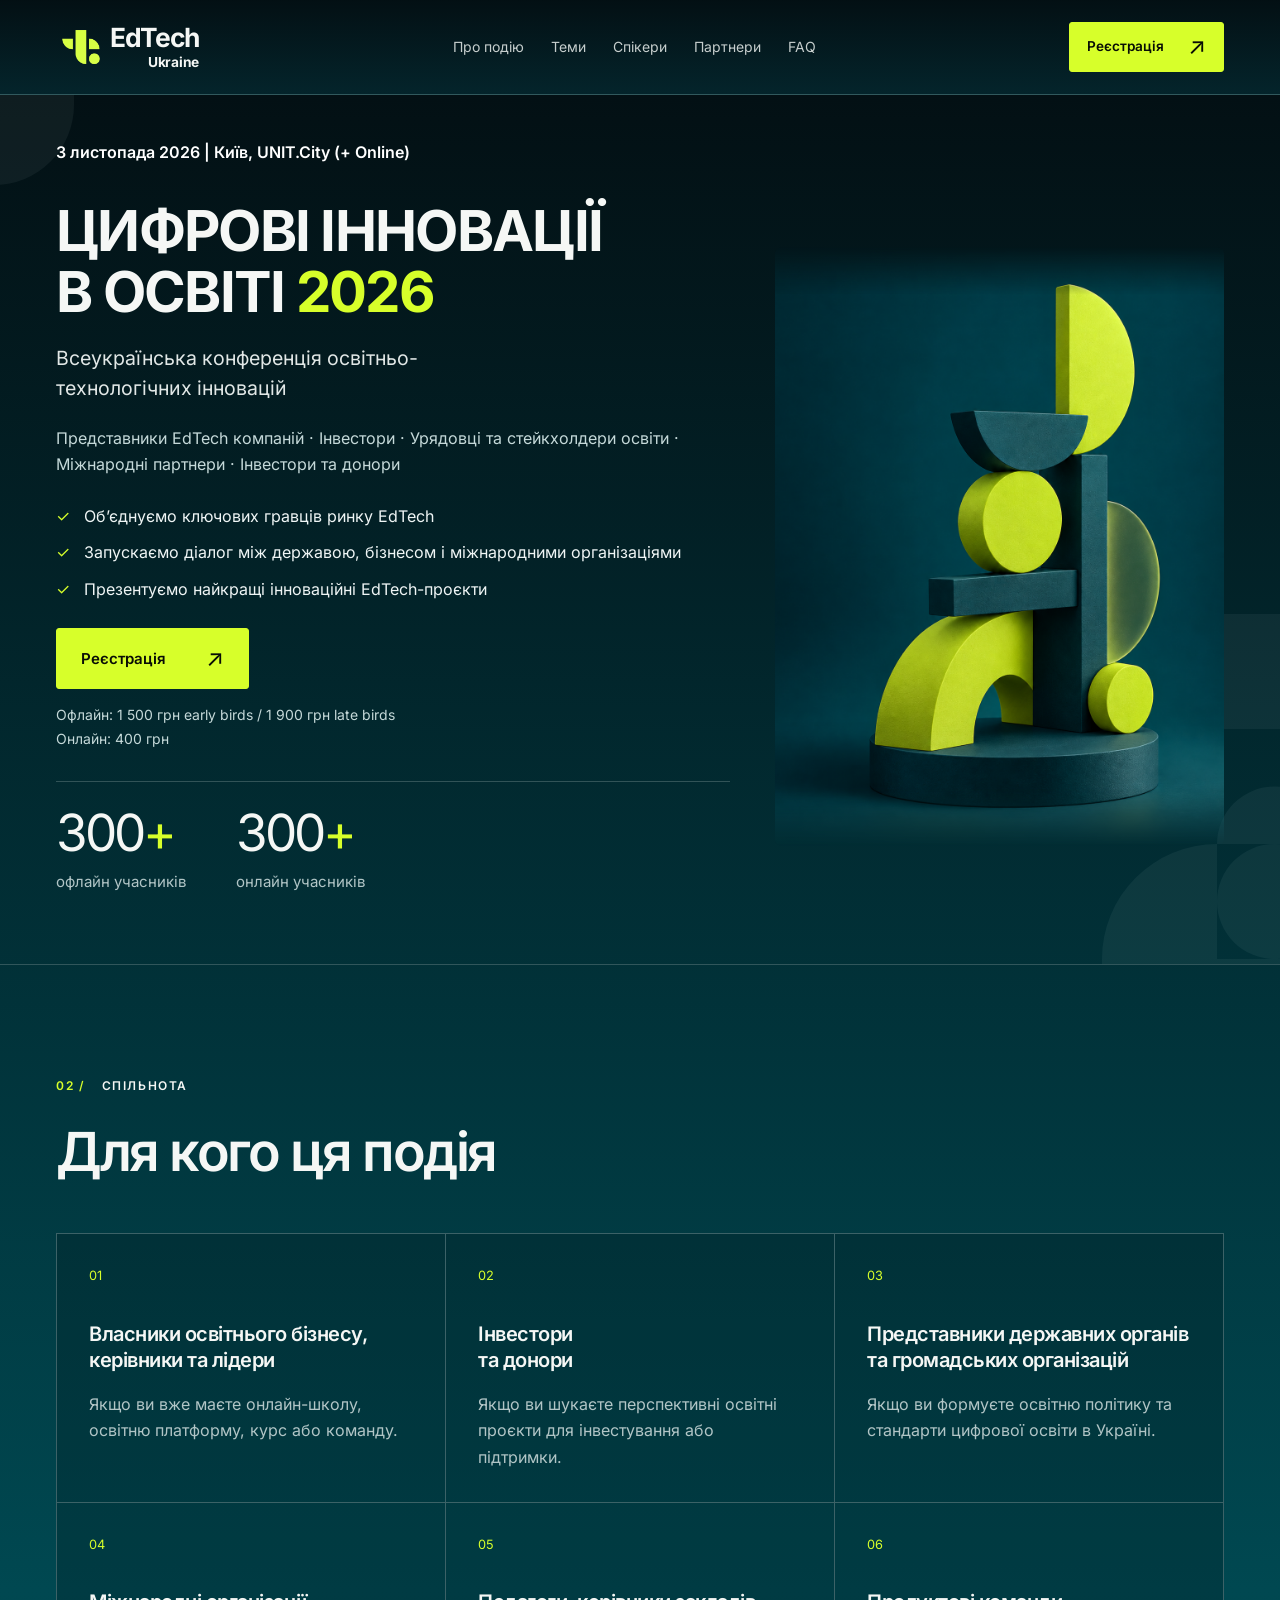
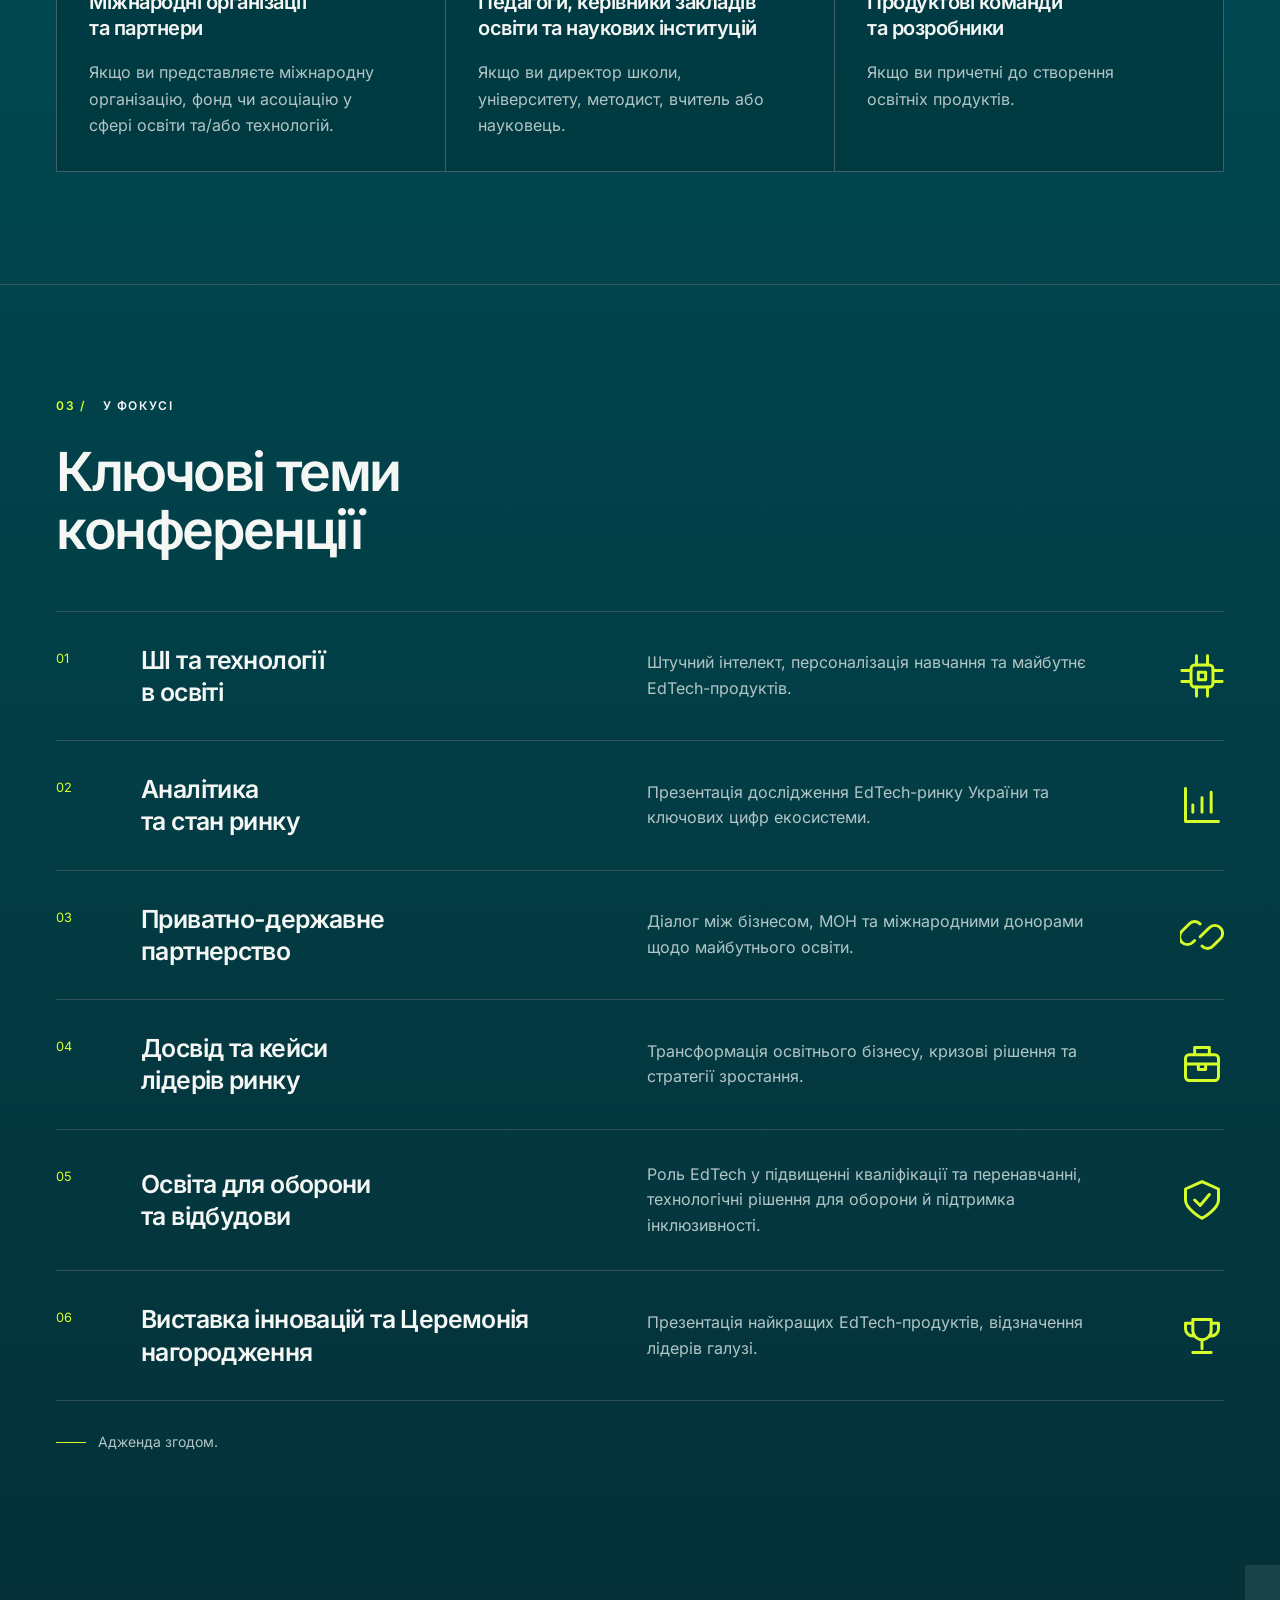
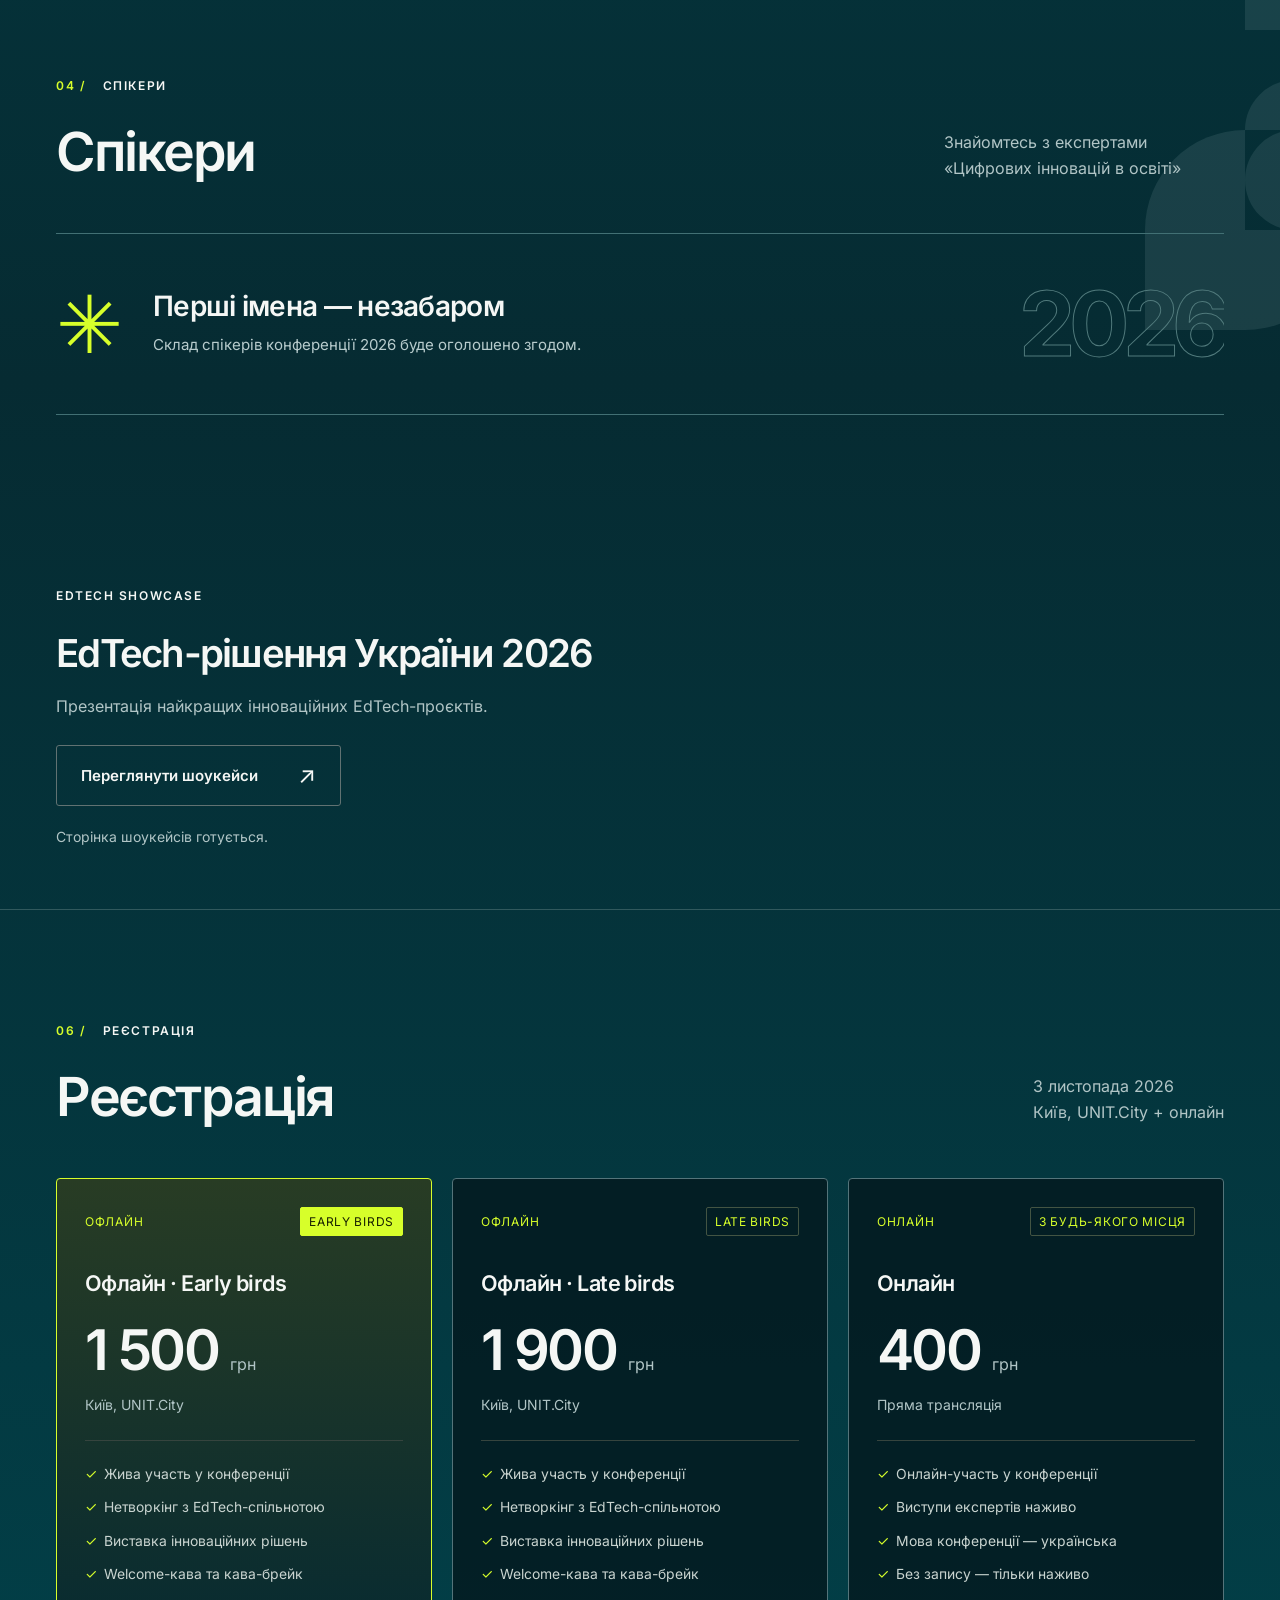
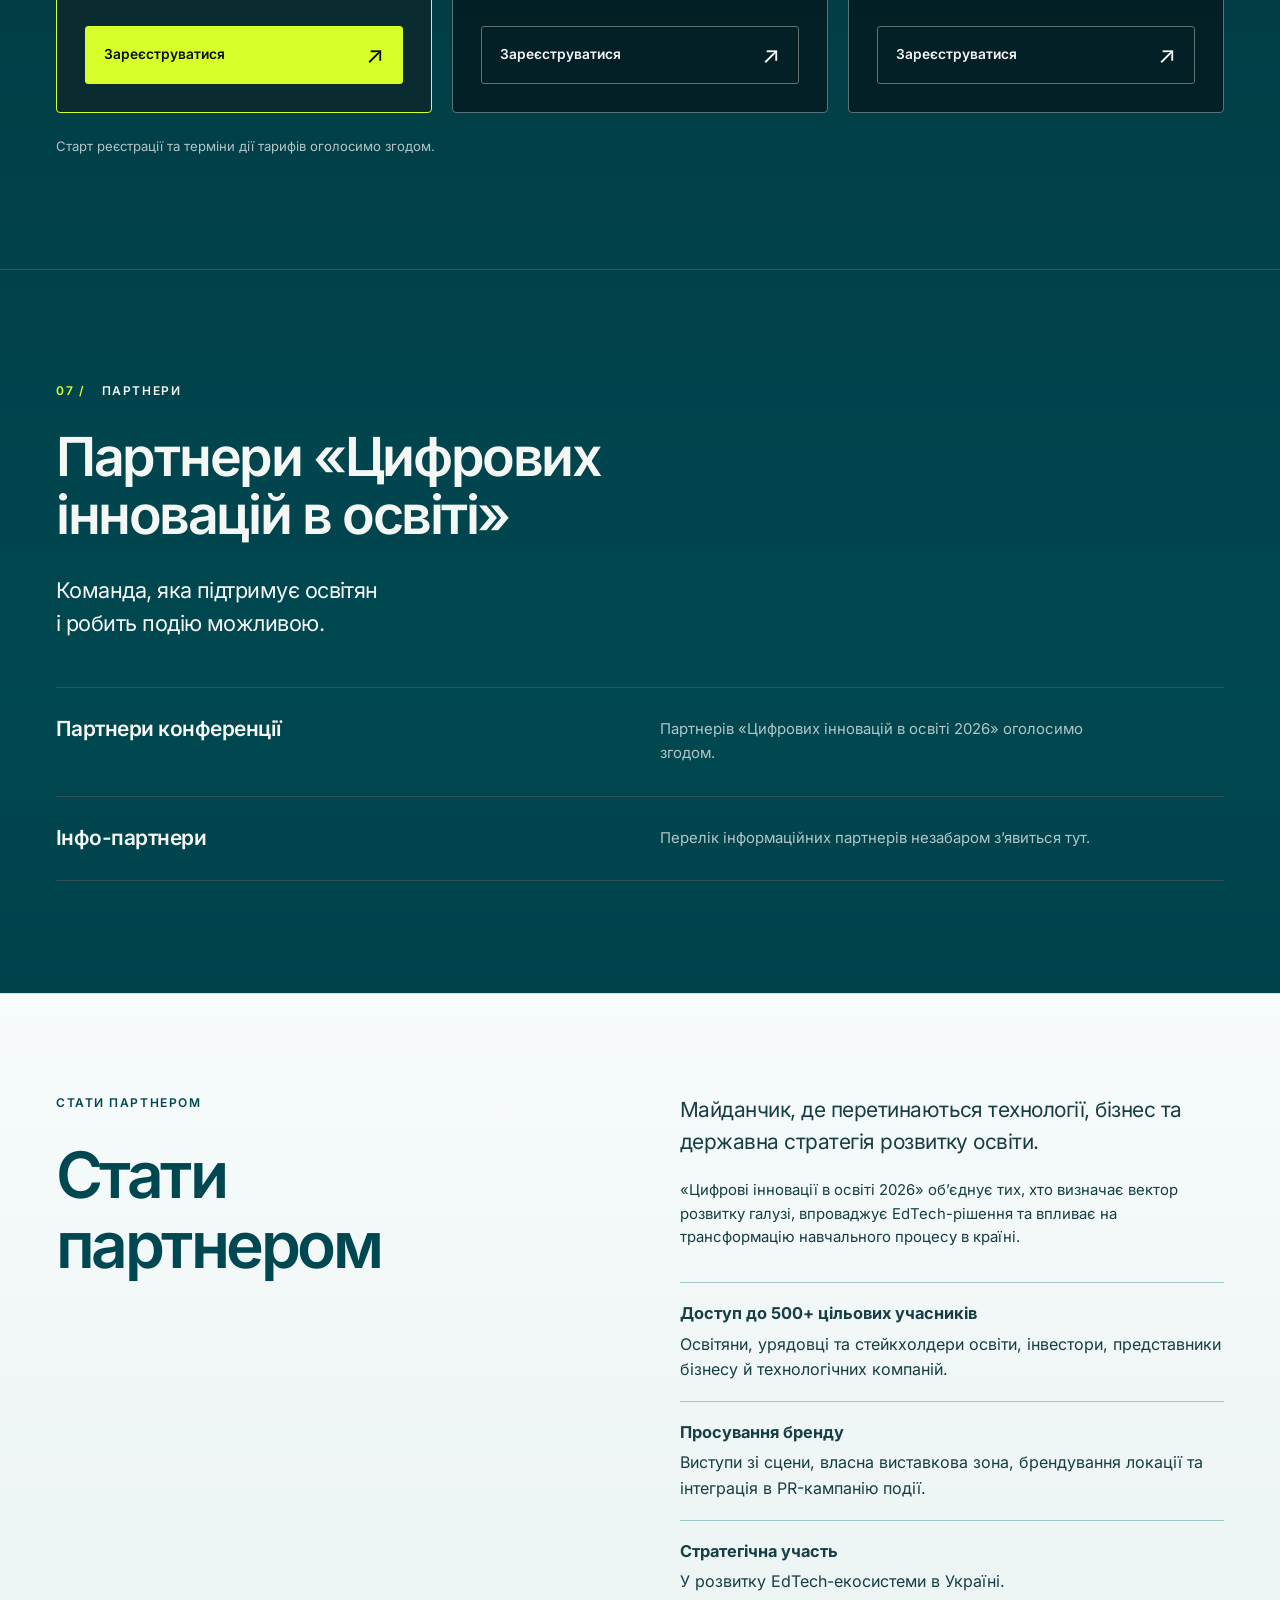
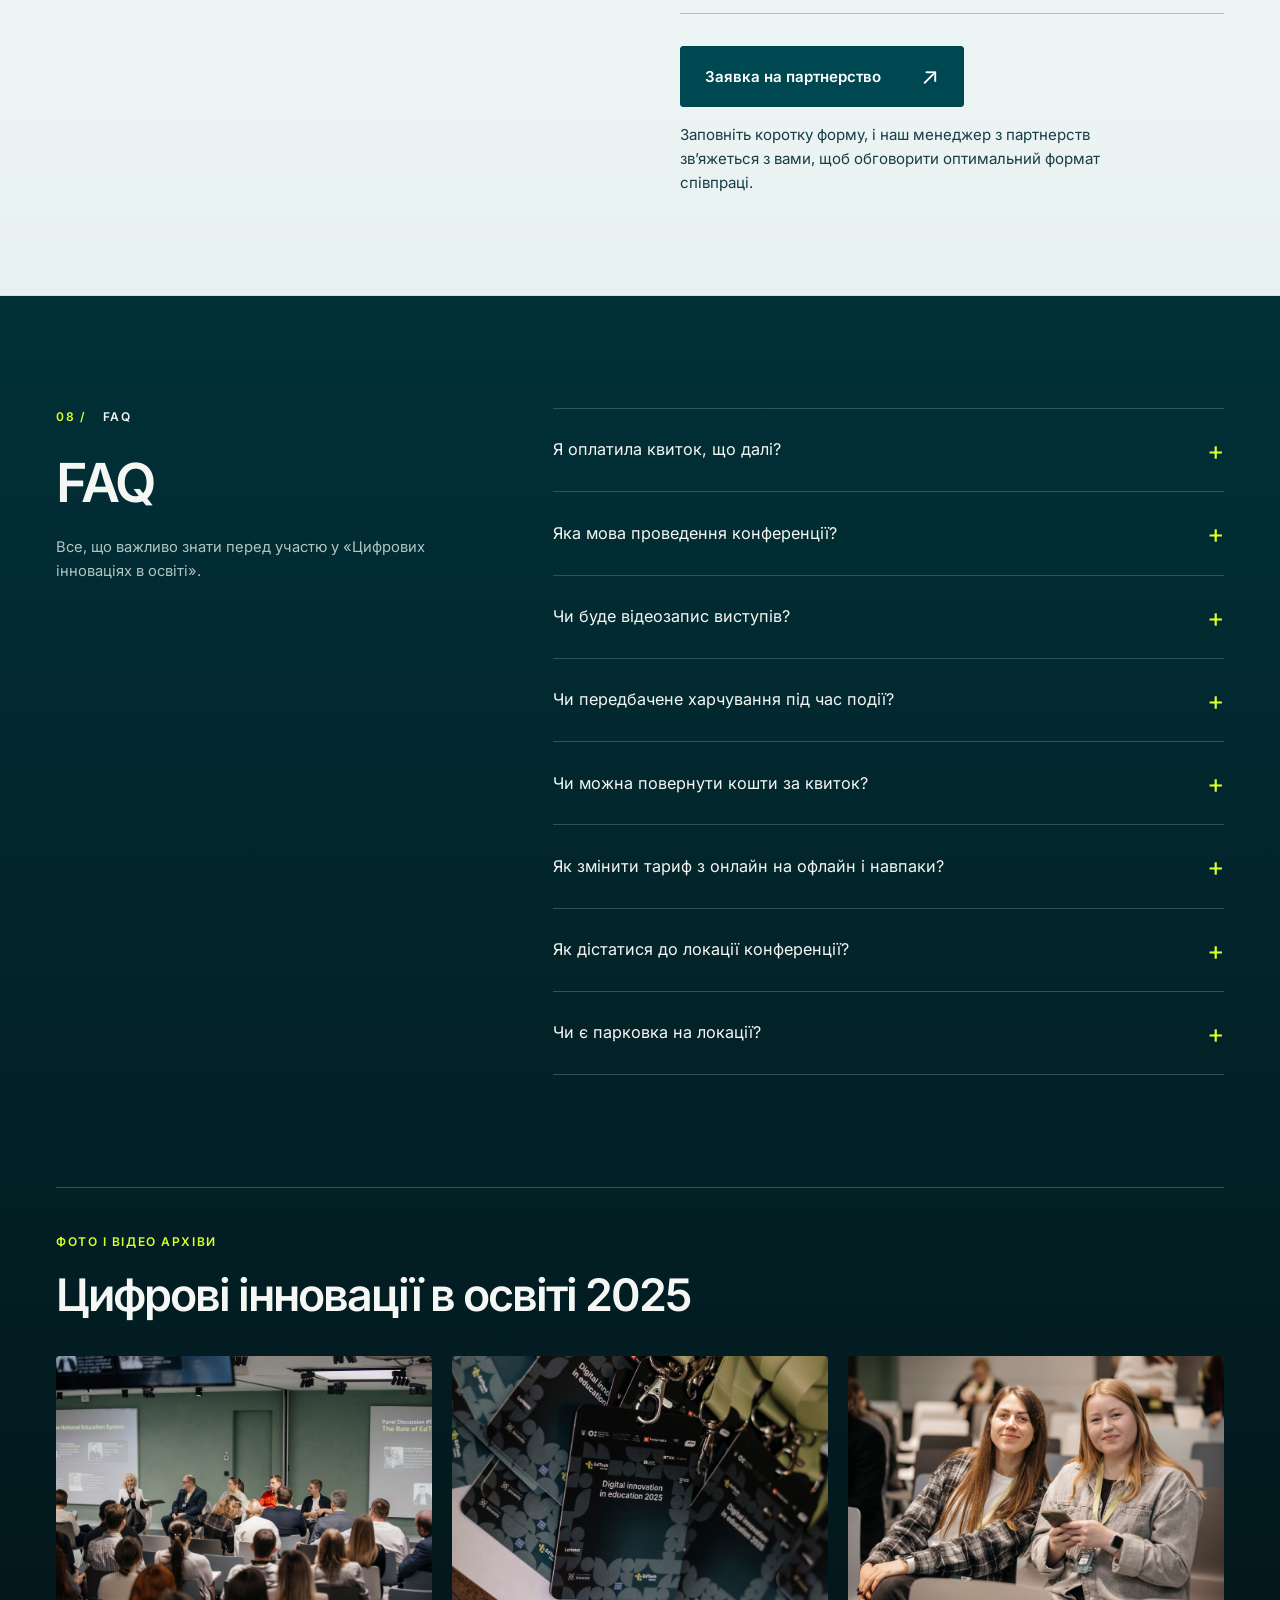
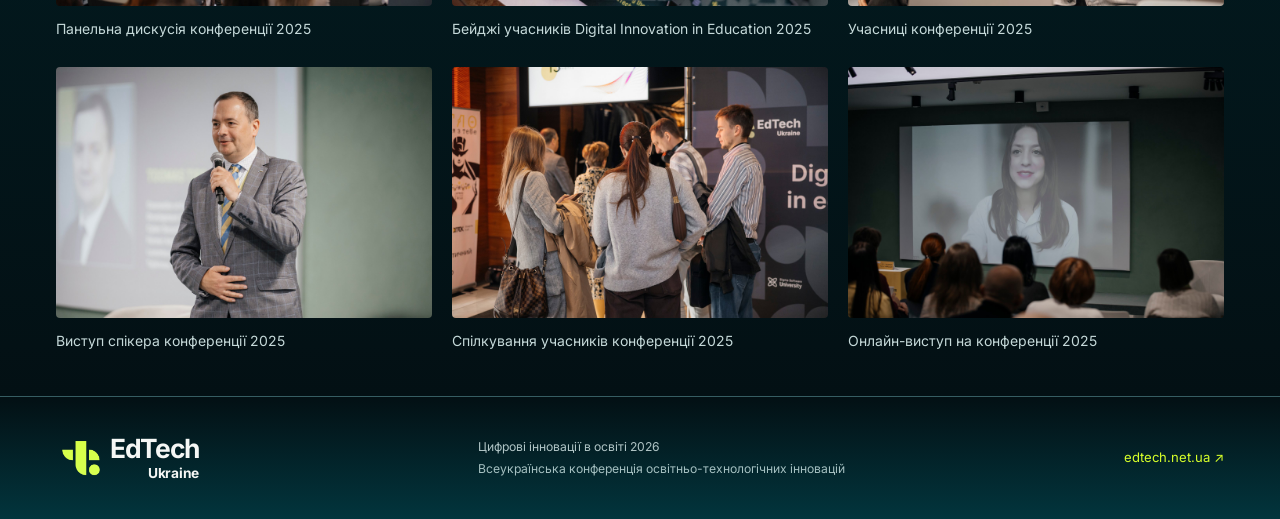
<file: version-2.html>
<!doctype html>
<html lang="uk">
<head>
  <meta charset="UTF-8"><meta name="viewport" content="width=device-width, initial-scale=1">
  <title>Цифрові інновації в освіті 2026 — EdTech Ukraine</title>
  <meta name="description" content="Всеукраїнська конференція освітньо-технологічних інновацій. 3 листопада 2026, Київ, UNIT.City та онлайн. Зустрічайте тих, хто змінює українську освіту.">
  <meta name="theme-color" content="#00343b">
  <link rel="icon" href="assets/brand-symbol.png"><link rel="stylesheet" href="version-2.css?v=compare-1">
  <script src="version-2.js" defer></script>
</head>
<body>
<a class="skip" href="#main">Перейти до змісту</a>
<header class="header">
  <div class="wrap header-inner">
    <a class="brand" href="#" aria-label="EdTech Ukraine — на початок"><img src="assets/brand-symbol.png" width="52" height="52" alt=""><span>EdTech<small>Ukraine</small></span></a>
    <nav class="desktop-nav" aria-label="Головна навігація"><a href="#about">Про подію</a><a href="#topics">Теми</a><a href="#speakers">Спікери</a><a href="#partners">Партнери</a><a href="#faq">FAQ</a></nav>
    <a class="button small" href="#tickets">Реєстрація <span aria-hidden="true">↗</span></a>
    <button class="menu-toggle" aria-label="Відкрити меню" aria-expanded="false" aria-controls="mobile-nav"><span></span><span></span></button>
  </div>
  <nav id="mobile-nav" class="mobile-nav" aria-label="Мобільна навігація" hidden><a href="#about">Про подію</a><a href="#topics">Теми конференції</a><a href="#speakers">Спікери</a><a href="#partners">Партнери</a><a href="#faq">FAQ</a><a href="#tickets">Реєстрація</a></nav>
</header>
<main id="main">
  <section id="about" class="hero" aria-labelledby="hero-title">
    <div class="wrap hero-inner">
      <p class="event-meta">3 листопада 2026 | Київ, UNIT.City (+ Online)</p>
      <div class="hero-layout">
        <div class="hero-copy">
          <h1 id="hero-title">ЦИФРОВІ ІННОВАЦІЇ<br>В ОСВІТІ <em>2026</em></h1>
          <p class="hero-description">Всеукраїнська конференція освітньо-технологічних інновацій</p>
          <p class="hero-audience">Представники EdTech компаній · Інвестори · Урядовці та стейкхолдери освіти · Міжнародні партнери · Інвестори та донори</p>
          <ul class="check-list"><li>Об’єднуємо ключових гравців ринку EdTech</li><li>Запускаємо діалог між державою, бізнесом і міжнародними організаціями</li><li>Презентуємо найкращі інноваційні EdTech-проєкти</li></ul>
          <a class="button" href="#tickets">Реєстрація <span aria-hidden="true">↗</span></a>
          <p class="hero-prices">Офлайн: 1 500 грн early birds / 1 900 грн late birds<br>Онлайн: 400 грн</p>
          <div class="stats"><div><strong>300<span>+</span></strong><p>офлайн учасників</p></div><div><strong>300<span>+</span></strong><p>онлайн учасників</p></div></div>
        </div>
        <div class="hero-art"><img src="assets/hero-modular.png" alt="Об’ємна композиція з лаймових і бірюзових геометричних модулів" width="1086" height="1448" fetchpriority="high"></div>
      </div>
    </div>
  </section>
  <section id="audience" class="section audience-section"><div class="wrap">
    <div class="section-heading"><div><p class="eyebrow"><span>02 /</span> СПІЛЬНОТА</p><h2>Для кого ця подія</h2></div></div>
    <div class="audience-grid">
      <article><span class="index">01</span><h3>Власники освітнього бізнесу, керівники та лідери</h3><p>Якщо ви вже маєте онлайн-школу, освітню платформу, курс або команду.</p></article>
      <article><span class="index">02</span><h3>Інвестори<br>та донори</h3><p>Якщо ви шукаєте перспективні освітні проєкти для інвестування або підтримки.</p></article>
      <article><span class="index">03</span><h3>Представники державних органів та громадських організацій</h3><p>Якщо ви формуєте освітню політику та стандарти цифрової освіти в Україні.</p></article>
      <article><span class="index">04</span><h3>Міжнародні організації<br>та партнери</h3><p>Якщо ви представляєте міжнародну організацію, фонд чи асоціацію у сфері освіти та/або технологій.</p></article>
      <article><span class="index">05</span><h3>Педагоги, керівники закладів освіти та наукових інституцій</h3><p>Якщо ви директор школи, університету, методист, вчитель або науковець.</p></article>
      <article><span class="index">06</span><h3>Продуктові команди<br>та розробники</h3><p>Якщо ви причетні до створення освітніх продуктів.</p></article>
    </div>
  </div></section>
  <section id="topics" class="section wrap topics">
    <div class="section-heading"><div><p class="eyebrow"><span>03 /</span> У ФОКУСІ</p><h2>Ключові теми<br>конференції</h2></div></div>
    <div class="topic-list">
      <article><span>01</span><h3>ШІ та технології<br>в освіті</h3><p>Штучний інтелект, персоналізація навчання та майбутнє EdTech-продуктів.</p><svg class="topic-icon" viewBox="0 0 24 24" fill="none" stroke="currentColor" stroke-width="1.6" stroke-linecap="round" stroke-linejoin="round" aria-hidden="true"><rect x="6" y="6" width="12" height="12" rx="2"/><path d="M9 1v5m6-5v5M9 18v5m6-5v5M1 9h5m-5 6h5m12-6h5m-5 6h5"/><path d="M10 10h4v4h-4z"/></svg></article>
      <article><span>02</span><h3>Аналітика<br>та стан ринку</h3><p>Презентація дослідження EdTech-ринку України та ключових цифр екосистеми.</p><svg class="topic-icon" viewBox="0 0 24 24" fill="none" stroke="currentColor" stroke-width="1.6" stroke-linecap="round" stroke-linejoin="round" aria-hidden="true"><path d="M3 3v18h18M7 16v-4m5 4V8m5 8V5"/></svg></article>
      <article><span>03</span><h3>Приватно-державне<br>партнерство</h3><p>Діалог між бізнесом, МОН та міжнародними донорами щодо майбутнього освіти.</p><svg class="topic-icon" viewBox="0 0 24 24" fill="none" stroke="currentColor" stroke-width="1.6" stroke-linecap="round" stroke-linejoin="round" aria-hidden="true"><path d="m10 13 4-4m-7 6-1 1a4 4 0 0 1-6-6l4-4a4 4 0 0 1 6 0m4 3 1-1a4 4 0 0 1 6 6l-4 4a4 4 0 0 1-6 0" transform="translate(1 0)"/></svg></article>
      <article><span>04</span><h3>Досвід та кейси<br>лідерів ринку</h3><p>Трансформація освітнього бізнесу, кризові рішення та стратегії зростання.</p><svg class="topic-icon" viewBox="0 0 24 24" fill="none" stroke="currentColor" stroke-width="1.6" stroke-linecap="round" stroke-linejoin="round" aria-hidden="true"><rect x="3" y="7" width="18" height="14" rx="2"/><path d="M8 7V3h8v4M3 12h18M10 12v3h4v-3"/></svg></article>
      <article><span>05</span><h3>Освіта для оборони<br>та відбудови</h3><p>Роль EdTech у підвищенні кваліфікації та перенавчанні, технологічні рішення для оборони й підтримка інклюзивності.</p><svg class="topic-icon" viewBox="0 0 24 24" fill="none" stroke="currentColor" stroke-width="1.6" stroke-linecap="round" stroke-linejoin="round" aria-hidden="true"><path d="m12 2 9 4v6c0 5-9 10-9 10S3 17 3 12V6zM8 12l3 3 5-6"/></svg></article>
      <article><span>06</span><h3>Виставка інновацій та Церемонія нагородження</h3><p>Презентація найкращих EdTech-продуктів, відзначення лідерів галузі.</p><svg class="topic-icon" viewBox="0 0 24 24" fill="none" stroke="currentColor" stroke-width="1.6" stroke-linecap="round" stroke-linejoin="round" aria-hidden="true"><path d="M7 3h10v6a5 5 0 0 1-10 0zM7 5H3v3a4 4 0 0 0 4 4m10-7h4v3a4 4 0 0 1-4 4m-5 2v5m-5 2h10"/></svg></article>
    </div><p class="agenda-note"><span></span> Адженда згодом.</p>
  </section>
  <section id="speakers" class="section speakers-section"><div class="wrap">
    <div class="section-heading"><div><p class="eyebrow"><span>04 /</span> СПІКЕРИ</p><h2>Спікери</h2></div><p>Знайомтесь з експертами «Цифрових інновацій в освіті»</p></div>
    <div class="announcement"><span class="announcement-mark" aria-hidden="true">✳</span><div><h3>Перші імена — незабаром</h3><p>Склад спікерів конференції 2026 буде оголошено згодом.</p></div><span class="outline-year" aria-hidden="true">2026</span></div>
  </div></section>
  <section id="solutions" class="section wrap solutions"><p class="eyebrow">EDTECH SHOWCASE</p><h2>EdTech-рішення України 2026</h2><p>Презентація найкращих інноваційних EdTech-проєктів.</p><button class="button secondary" id="showcase-placeholder" aria-describedby="showcase-note">Переглянути шоукейси <span aria-hidden="true">↗</span></button><p id="showcase-note" class="muted">Сторінка шоукейсів готується.</p></section>
  <section id="tickets" class="section tickets-section"><div class="wrap">
    <div class="section-heading"><div><p class="eyebrow"><span>06 /</span> РЕЄСТРАЦІЯ</p><h2>Реєстрація</h2></div><p>3 листопада 2026<br>Київ, UNIT.City + онлайн</p></div>
    <div class="ticket-grid">
      <article class="ticket featured"><div class="ticket-top"><span>ОФЛАЙН</span><span class="badge">EARLY BIRDS</span></div><h3>Офлайн · Early birds</h3><p class="price">1 500 <span>грн</span></p><p class="ticket-caption">Київ, UNIT.City</p><ul><li>Жива участь у конференції</li><li>Нетворкінг з EdTech-спільнотою</li><li>Виставка інноваційних рішень</li><li>Welcome-кава та кава-брейк</li></ul><button class="button" data-ticket="Офлайн · Early birds · 1 500 грн">Зареєструватися <span aria-hidden="true">↗</span></button></article>
      <article class="ticket"><div class="ticket-top"><span>ОФЛАЙН</span><span class="badge">LATE BIRDS</span></div><h3>Офлайн · Late birds</h3><p class="price">1 900 <span>грн</span></p><p class="ticket-caption">Київ, UNIT.City</p><ul><li>Жива участь у конференції</li><li>Нетворкінг з EdTech-спільнотою</li><li>Виставка інноваційних рішень</li><li>Welcome-кава та кава-брейк</li></ul><button class="button secondary" data-ticket="Офлайн · Late birds · 1 900 грн">Зареєструватися <span aria-hidden="true">↗</span></button></article>
      <article class="ticket"><div class="ticket-top"><span>ОНЛАЙН</span><span class="badge">З БУДЬ-ЯКОГО МІСЦЯ</span></div><h3>Онлайн</h3><p class="price">400 <span>грн</span></p><p class="ticket-caption">Пряма трансляція</p><ul><li>Онлайн-участь у конференції</li><li>Виступи експертів наживо</li><li>Мова конференції — українська</li><li>Без запису — тільки наживо</li></ul><button class="button secondary" data-ticket="Онлайн · 400 грн">Зареєструватися <span aria-hidden="true">↗</span></button></article>
    </div><p class="ticket-note">Старт реєстрації та терміни дії тарифів оголосимо згодом.</p>
  </div></section>
  <section id="partners" class="section wrap partners">
    <p class="eyebrow"><span>07 /</span> ПАРТНЕРИ</p><h2>Партнери «Цифрових<br>інновацій в освіті»</h2><p class="lead partner-intro">Команда, яка підтримує освітян<br>і робить подію можливою.</p>
    <div class="partner-row"><h3>Партнери конференції</h3><p>Партнерів «Цифрових інновацій в освіті 2026» оголосимо згодом.</p></div>
    <div class="partner-row"><h3>Інфо-партнери</h3><p>Перелік інформаційних партнерів незабаром з’явиться тут.</p></div>
  </section>
  <section class="partnership"><div class="wrap partnership-inner">
    <div><p class="eyebrow">СТАТИ ПАРТНЕРОМ</p><h2>Стати<br>партнером</h2></div>
    <div class="partnership-content"><p class="lead">Майданчик, де перетинаються технології, бізнес та державна стратегія розвитку освіти.</p><p>«Цифрові інновації в освіті 2026» об’єднує тих, хто визначає вектор розвитку галузі, впроваджує EdTech-рішення та впливає на трансформацію навчального процесу в країні.</p>
    <ul class="partnership-benefits"><li><strong>Доступ до 500+ цільових учасників</strong><span>Освітяни, урядовці та стейкхолдери освіти, інвестори, представники бізнесу й технологічних компаній.</span></li><li><strong>Просування бренду</strong><span>Виступи зі сцени, власна виставкова зона, брендування локації та інтеграція в PR-кампанію події.</span></li><li><strong>Стратегічна участь</strong><span>У розвитку EdTech-екосистеми в Україні.</span></li></ul>
    <a class="button dark" href="https://forms.gle/MRfUwrzW1gyja1ZE6" target="_blank" rel="noopener noreferrer">Заявка на партнерство <span aria-hidden="true">↗</span></a><p class="form-note">Заповніть коротку форму, і наш менеджер з партнерств зв’яжеться з вами, щоб обговорити оптимальний формат співпраці.</p></div>
  </div></section>
  <section id="faq" class="section wrap faq"><div><p class="eyebrow"><span>08 /</span> FAQ</p><h2>FAQ</h2><p>Все, що важливо знати перед участю у «Цифрових інноваціях в освіті».</p></div>
    <div class="faq-list">
      <details><summary>Я оплатила квиток, що далі?<span aria-hidden="true">+</span></summary><p>Інструкцію для учасників після оплати опублікуємо разом зі стартом реєстрації.</p></details>
      <details><summary>Яка мова проведення конференції?<span aria-hidden="true">+</span></summary><p>Українська.</p></details>
      <details><summary>Чи буде відеозапис виступів?<span aria-hidden="true">+</span></summary><p>Ні, відеозапису не планується. Ми хочемо підвищити цінність живої участі та залучення.</p></details>
      <details><summary>Чи передбачене харчування під час події?<span aria-hidden="true">+</span></summary><p>Так, в офлайн-квиток включена welcome-кава та повноцінний кава-брейк (шведська лінія).</p></details>
      <details><summary>Чи можна повернути кошти за квиток?<span aria-hidden="true">+</span></summary><div class="faq-answer"><p>У разі непередбачуваної ситуації ми повертаємо:</p><ul><li>100% коштів — за 30 днів до події.</li><li>50% коштів — за 14 днів.</li><li>10% коштів — за 3 робочі дні.</li></ul><p>У разі скасування події — 100% повернення.</p></div></details>
      <details><summary>Як змінити тариф з онлайн на офлайн і навпаки?<span aria-hidden="true">+</span></summary><p>Порядок зміни тарифу повідомимо зі стартом реєстрації.</p></details>
      <details><summary>Як дістатися до локації конференції?<span aria-hidden="true">+</span></summary><p>Подія відбудеться в UNIT.City, Київ. Точну локацію в межах комплексу та маршрут до неї повідомимо ближче до конференції.</p></details>
      <details><summary>Чи є парковка на локації?<span aria-hidden="true">+</span></summary><p>Умови паркування для учасників уточнюємо. Додамо інформацію ближче до події.</p></details>
    </div>
  </section>
  <section id="archive" class="archive section wrap"><p class="eyebrow">ФОТО І ВІДЕО АРХІВИ</p><h2>Цифрові інновації в освіті 2025</h2><div class="archive-grid"><figure><img src="assets/archive-2025-1.jpg" alt="Панельна дискусія конференції 2025" width="1920" height="1280" loading="lazy"><figcaption>Панельна дискусія конференції 2025</figcaption></figure><figure><img src="assets/archive-2025-2.jpg" alt="Бейджі учасників Digital Innovation in Education 2025" width="1920" height="1280" loading="lazy"><figcaption>Бейджі учасників Digital Innovation in Education 2025</figcaption></figure><figure><img src="assets/archive-2025-3.jpg" alt="Учасниці конференції 2025" width="1920" height="1280" loading="lazy"><figcaption>Учасниці конференції 2025</figcaption></figure><figure><img src="assets/archive-2025-4.jpg" alt="Виступ спікера конференції 2025" width="1920" height="1280" loading="lazy"><figcaption>Виступ спікера конференції 2025</figcaption></figure><figure><img src="assets/archive-2025-5.jpg" alt="Спілкування учасників конференції 2025" width="1920" height="1280" loading="lazy"><figcaption>Спілкування учасників конференції 2025</figcaption></figure><figure><img src="assets/archive-2025-6.jpg" alt="Онлайн-виступ на конференції 2025" width="1920" height="1280" loading="lazy"><figcaption>Онлайн-виступ на конференції 2025</figcaption></figure></div></section>

</main>
<footer><div class="wrap footer-inner"><a class="brand" href="https://edtech.net.ua/" target="_blank" rel="noopener noreferrer"><img src="assets/brand-symbol.png" width="52" height="52" alt=""><span>EdTech<small>Ukraine</small></span></a><p>Цифрові інновації в освіті 2026<br><span>Всеукраїнська конференція освітньо-технологічних інновацій</span></p><a href="https://edtech.net.ua/" target="_blank" rel="noopener noreferrer">edtech.net.ua ↗</a></div></footer>
<dialog id="registration-dialog" aria-labelledby="dialog-title"><form method="dialog"><button class="dialog-close" aria-label="Закрити">×</button></form><p class="eyebrow">ЦИФРОВІ ІННОВАЦІЇ В ОСВІТІ 2026</p><h2 id="dialog-title">Реєстрація<br>скоро відкриється.</h2><p id="selected-ticket" class="selected-ticket"></p><p>Посилання для оформлення квитка з’явиться тут зі стартом продажів. До зустрічі 3 листопада!</p><form method="dialog"><button class="button">Зрозуміло <span aria-hidden="true">✓</span></button></form></dialog>
<dialog id="showcase-dialog" aria-labelledby="showcase-title"><form method="dialog"><button class="dialog-close" aria-label="Закрити">×</button></form><h2 id="showcase-title">Шоукейси — незабаром</h2><p>Сторінка EdTech-рішень України 2026 готується. Посилання з’явиться тут після її публікації.</p><form method="dialog"><button class="button">Зрозуміло</button></form></dialog>
</body>
</html>
</file>
<file: styles.css>
/* EdTech Ukraine: Inter, lime, deep teal, black and white. */
:root{--bg:#050909;--panel:#0b1213;--lime:#d7ff2a;--teal:#004851;--text:#f5f7f5;--muted:#a9b6b6;--line:#253233;--max:1280px;color-scheme:dark;font-family:Inter,Arial,sans-serif;font-synthesis:none}
*{box-sizing:border-box}html{scroll-behavior:smooth;scroll-padding-top:100px}body{margin:0;background:var(--bg);color:var(--text);font-size:16px;line-height:1.6}a{color:inherit;text-decoration:none}button{font:inherit;cursor:pointer}img{max-width:100%;display:block}button,a,summary{-webkit-tap-highlight-color:transparent}button:focus-visible,a:focus-visible,summary:focus-visible{outline:3px solid var(--lime);outline-offset:6px}button:disabled{cursor:default}h1,h2,h3,p{margin:0}h1,h2,h3{line-height:1.08}h2{font-size:clamp(2.2rem,4.2vw,3.8rem);font-weight:650;letter-spacing:-.045em}h3{font-weight:600;letter-spacing:-.025em}p{color:var(--muted)}.wrap{width:min(var(--max),calc(100% - 112px));margin-inline:auto}.section{padding-block:112px}.eyebrow{font-size:.78rem;line-height:1.5;font-weight:600;letter-spacing:.13em;color:var(--text);margin-bottom:28px}.eyebrow span{color:var(--lime);margin-right:12px}.lime{color:var(--lime)}.muted{color:var(--muted)!important}.lead{font-size:1.35rem;color:var(--text);line-height:1.5;letter-spacing:-.025em}.skip{position:fixed;top:-100px;left:16px;background:var(--lime);color:#000;padding:12px;z-index:100}.skip:focus{top:12px}
.header{position:sticky;top:0;z-index:20;background:rgba(5,9,9,.94);border-bottom:1px solid #1d2929;backdrop-filter:blur(18px)}.header-inner{display:flex;align-items:center;justify-content:space-between;height:94px;gap:28px}.brand{display:flex;align-items:center;gap:4px;flex-shrink:0}.brand img{width:50px;height:50px;object-fit:contain}.brand>span{font-size:1.65rem;font-weight:750;letter-spacing:-.05em;line-height:.97}.brand small{font-size:.86rem;display:block;text-align:right;letter-spacing:-.02em;margin-top:5px}.desktop-nav{display:flex;gap:27px;align-items:center;font-size:.875rem}.desktop-nav a{color:#c6cecd;transition:color .2s}.desktop-nav a:hover{color:var(--lime)}.button{display:inline-flex;justify-content:space-between;align-items:center;gap:40px;padding:18px 24px;min-height:58px;border:1px solid var(--lime);background:var(--lime);color:#080d05;border-radius:3px;font-size:.94rem;font-weight:600;line-height:1.4;transition:background .2s,transform .2s,border-color .2s}.button span{font-size:1.45rem;line-height:1;font-weight:400}.button:hover{background:#e3ff6b;border-color:#e3ff6b;transform:translateY(-2px)}.button.small{min-height:44px;padding:12px 17px;gap:24px;font-size:.85rem}.button.secondary{background:transparent;border-color:#617272;color:var(--text)}.button.secondary:hover{background:#172727;border-color:var(--lime)}.menu-toggle{display:none}.mobile-nav[hidden]{display:none}
.hero{position:relative;isolation:isolate;overflow:hidden;background:#000;min-height:780px}.hero-inner{position:relative;z-index:2;padding-top:35px}.event-meta{display:flex;gap:23px;align-items:center;font-size:.79rem;font-weight:550;letter-spacing:.075em}.event-meta>span+span{border-left:1px solid #4a5657;padding-left:23px}.event-meta .online{color:var(--lime)}.hero-copy{padding-top:65px;max-width:730px}.hero-copy>.eyebrow{color:var(--lime);font-size:.72rem;margin-bottom:20px}h1{font-size:clamp(3.2rem,6.15vw,6rem);font-weight:800;letter-spacing:-.055em;line-height:.99;position:relative}h1 em{display:block;color:var(--lime);font-style:normal;font-size:1.21em;line-height:.98;margin-top:5px}.hero-description{font-size:1.04rem;color:#e1e7e6;line-height:1.5;margin-top:24px}.hero-copy .button{margin-top:26px}.hero-caption{font-size:.75rem;color:#8d9d9d;margin-top:19px}.hero-art{position:absolute;right:-7%;bottom:0;width:78%;height:95%;z-index:0;pointer-events:none}.hero-art img{height:100%;width:100%;object-fit:cover;object-position:64% center;mask-image:linear-gradient(to right,transparent 0%,#000 30%,#000 100%)}.hero-art:after{content:"";position:absolute;inset:0;background:linear-gradient(0deg,#000 0%,transparent 22%),linear-gradient(90deg,#000 0%,rgba(0,0,0,.32) 25%,transparent 56%)}.hero-bottom{display:flex;justify-content:space-between;gap:20px;border-top:1px solid #293232;margin-top:50px;padding:22px 0;color:#859694;font-size:.65rem;letter-spacing:.12em}.hero-bottom a{letter-spacing:0;font-size:.79rem;color:#cbd4d1;display:flex;gap:25px}.hero-bottom a span{color:var(--lime)}.audience-strip{background:var(--lime);color:#111808;padding:19px 0;overflow:hidden}.audience-strip .wrap{display:flex;align-items:center;justify-content:space-between;white-space:nowrap;gap:22px;font-size:.7rem;letter-spacing:.035em;font-weight:650}.audience-strip span{font-size:1.3rem}
.about{display:grid;grid-template-columns:1fr 1fr;gap:80px}.about-content{padding-top:43px}.check-list{list-style:none;padding:0;margin:32px 0}.check-list li{position:relative;padding-left:28px;margin-bottom:17px;color:#bbc8c6;font-size:.97rem}.check-list li:before{content:"✓";color:var(--lime);position:absolute;left:0}.stats{display:flex;gap:64px;border-top:1px solid var(--line);padding-top:25px}.stats strong{font-size:4.2rem;font-weight:500;line-height:1.1;letter-spacing:-.06em}.stats strong span{color:var(--lime);font-weight:400}.stats p{font-size:.86rem;margin-top:10px}.audience-section{background:var(--panel);border-block:1px solid #1b2829}.section-heading{display:flex;justify-content:space-between;align-items:flex-end;gap:40px;margin-bottom:52px}.section-heading>p{font-size:.95rem;max-width:280px}.audience-grid{display:grid;grid-template-columns:repeat(3,1fr);border-top:1px solid #334244;border-left:1px solid #334244}.audience-grid article{padding:32px;border-bottom:1px solid #334244;border-right:1px solid #334244;transition:background .2s}.audience-grid article:hover{background:#102324}.index{display:block;color:var(--lime);font-size:.8rem;margin-bottom:34px}.audience-grid h3{font-size:1.25rem;line-height:1.25;min-height:3.13em;margin-bottom:18px}.audience-grid p{font-size:.9rem;line-height:1.65;max-width:31ch}.topic-list{border-top:1px solid var(--line)}.topic-list article{display:grid;grid-template-columns:55px 1fr 1fr 72px;align-items:center;gap:30px;padding:32px 0;border-bottom:1px solid var(--line)}.topic-list article>span{align-self:start;padding-top:5px;color:var(--lime);font-size:.8rem}.topic-list h3{font-size:1.55rem;line-height:1.22}.topic-list p{font-size:.95rem;line-height:1.6}.topic-list b{font-size:3rem;font-weight:400;text-align:right;color:var(--lime)}.agenda-note{display:flex;align-items:center;gap:12px;margin-top:30px;font-size:.875rem}.agenda-note span{width:30px;height:1px;background:var(--lime)}.speakers-section{background:linear-gradient(120deg,#07393e,#061a1d)}.announcement{display:flex;align-items:center;gap:30px;border-block:1px solid #427074;position:relative;padding:45px 0;overflow:hidden}.announcement-mark{font-size:5rem;color:var(--lime);line-height:1}.announcement h3{font-size:1.75rem;margin-bottom:12px}.announcement p{font-size:.94rem;color:#b8cccd}.outline-year{margin-left:auto;font-size:5.6rem;color:transparent;-webkit-text-stroke:1px #517a7c;line-height:1;font-weight:750;letter-spacing:-.07em}.solutions-layout{display:grid;grid-template-columns:1fr 1fr;gap:80px}.solutions-layout>div>p+p{margin-top:23px}.solutions-layout>div{padding-top:5px;max-width:480px}.tickets-section{background:#0b1213;border-block:1px solid var(--line)}.ticket-grid{display:grid;grid-template-columns:repeat(3,1fr);gap:20px}.ticket{border:1px solid #3b4a4b;border-radius:4px;padding:28px;display:flex;flex-direction:column;background:#0d1819}.ticket.featured{border-color:var(--lime);background:linear-gradient(145deg,#20351c,#111d1a 70%)}.ticket-top{display:flex;justify-content:space-between;align-items:center;gap:12px;margin-bottom:36px;font-size:.68rem;letter-spacing:.06em;color:var(--lime)}.badge{padding:4px 8px;border:1px solid #435443;border-radius:2px;font-size:.6rem;white-space:nowrap}.featured .badge{background:var(--lime);border-color:var(--lime);color:#192200}.ticket h3{font-size:1.35rem;margin-bottom:25px}.price{font-size:3.5rem;line-height:1.1;font-weight:600;letter-spacing:-.045em;color:var(--text)}.price span{font-size:1rem;letter-spacing:0;font-weight:400;color:var(--muted)}.ticket-caption{font-size:.875rem;margin-top:12px}.ticket ul{border-top:1px solid #36443e;padding:22px 0 0;list-style:none;font-size:.87rem;color:#c9d4d0;flex:1;margin:24px 0 30px}.ticket li{margin-bottom:11px;padding-left:19px;position:relative}.ticket li:before{content:"✓";position:absolute;left:0;color:var(--lime)}.ticket .button{width:100%;gap:12px;padding:16px 18px;font-size:.86rem}.ticket-note{font-size:.82rem;margin-top:23px}.partner-intro{margin-top:30px;margin-bottom:48px}.partner-row{display:grid;grid-template-columns:1fr 1fr;gap:40px;border-top:1px solid var(--line);padding:30px 0}.partner-row:last-child{border-bottom:1px solid var(--line)}.partner-row h3{font-size:1.3rem}.partner-row p{max-width:440px;font-size:.93rem}.partnership{background:var(--lime);color:#102009;padding:100px 0}.partnership-inner{display:grid;grid-template-columns:1fr 1fr;gap:80px}.partnership .eyebrow{color:#263117}.partnership h2{font-size:clamp(3rem,5vw,4.6rem);letter-spacing:-.055em}.partnership h2 span{color:#4f6b17}.partnership-content>p{color:#344422}.partnership-content .lead{font-size:1.3rem;color:#142208;margin-bottom:22px}.partnership-content>p:not(.lead){font-size:.93rem}.partnership-benefits{list-style:none;padding:0;margin:32px 0}.partnership-benefits li{border-top:1px solid #9cbd25;padding:18px 0}.partnership-benefits li:last-child{border-bottom:1px solid #9cbd25}.partnership-benefits strong{display:block;font-size:1.02rem;line-height:1.5;margin-bottom:6px}.partnership-benefits span{display:block;font-size:.89rem;color:#374820}.button.dark{background:#102209;border-color:#102209;color:#fff}.button.dark:hover{background:#264319}.form-note{font-size:.79rem!important;margin-top:16px;max-width:420px}.faq{display:grid;grid-template-columns:.85fr 1.4fr;gap:90px}.faq>div>p:last-child{font-size:.92rem;margin-top:24px}.faq-list{border-top:1px solid var(--line)}details{border-bottom:1px solid var(--line)}summary{list-style:none;cursor:pointer;display:flex;justify-content:space-between;align-items:center;gap:25px;font-weight:500;font-size:1.01rem;padding:22px 0;line-height:1.45}summary::-webkit-details-marker{display:none}summary>span{font-size:1.65rem;font-weight:400;color:var(--lime);flex-shrink:0;transition:transform .2s}details[open] summary>span{transform:rotate(45deg)}details>p,.faq-answer{font-size:.94rem;color:var(--muted);padding-bottom:24px;max-width:95%}.faq-answer p{margin-bottom:10px}.faq-answer ul{padding-left:22px;margin-bottom:14px}.archive{border:1px solid #385455;padding:45px 50px;display:flex;align-items:center;justify-content:space-between;gap:40px;background:linear-gradient(120deg,#062e32,#071112);border-radius:3px}.archive h2{font-size:2.2rem}.archive p:not(.eyebrow){font-size:.9rem;margin-top:22px}.archive .eyebrow{font-size:.7rem;color:var(--lime);margin-bottom:20px}.archive .button{font-size:.83rem;max-width:360px}.closing{text-align:center;padding:120px 0;background:radial-gradient(ellipse at center bottom,#043239,transparent 68%)}.closing .eyebrow{font-size:.75rem;color:#a6bcb9}.closing h2{font-size:clamp(2.5rem,5.6vw,5.2rem);line-height:1.05}.closing .button{margin-top:36px}footer{border-top:1px solid var(--line);padding:36px 0;background:#020606}.footer-inner{display:flex;align-items:center;justify-content:space-between;gap:35px}.footer-inner p{font-size:.76rem;line-height:1.8}.footer-inner p span{color:#738785}.footer-inner>a:last-child{font-size:.82rem;color:var(--lime)}dialog{background:#0c1c1e;border:1px solid #567275;border-radius:6px;box-shadow:0 20px 140px #000;max-width:540px;width:calc(100% - 32px);color:var(--text);padding:46px}dialog::backdrop{background:rgba(0,0,0,.8);backdrop-filter:blur(8px)}dialog h2{font-size:2.2rem}dialog .eyebrow{color:var(--lime);font-size:.66rem;margin-right:20px}dialog p:not(.eyebrow){font-size:.98rem;margin-top:23px}dialog .selected-ticket{color:var(--lime);padding-bottom:16px;border-bottom:1px solid var(--line)}dialog .button{margin-top:28px;width:100%}.dialog-close{position:absolute;top:12px;right:17px;border:0;background:transparent;font-size:1.8rem;color:#b5c7c4;padding:6px;line-height:1}
@media(min-width:1600px){.hero{min-height:870px}.hero-copy{padding-top:75px}.hero-art{right:-1%;width:76%}}
@media(max-width:1150px){.wrap{width:calc(100% - 64px)}.desktop-nav{gap:17px;font-size:.8rem}.header-inner{gap:18px}.hero{min-height:760px}.hero-copy{max-width:580px}.hero-art{right:-16%;width:88%}.about,.solutions-layout,.partnership-inner{gap:48px}.ticket{padding:23px}.ticket-top{flex-wrap:wrap;min-height:52px;margin-bottom:20px}.ticket h3{font-size:1.12rem}.topic-list article{grid-template-columns:38px 1fr 1fr 40px;gap:20px}.audience-grid article{padding:25px}.stats{gap:40px}.faq{gap:55px}.footer-inner p{max-width:390px}}
@media(max-width:900px){.desktop-nav{display:none}.header-inner{height:80px}.header-inner>.button{margin-left:auto}.menu-toggle{display:flex;flex-direction:column;justify-content:center;gap:7px;background:transparent;border:1px solid #526364;border-radius:3px;width:44px;height:44px;padding:11px}.menu-toggle span{width:100%;height:1px;background:white}.mobile-nav{display:flex;flex-direction:column;padding:15px 32px 25px;border-top:1px solid var(--line)}.mobile-nav a{padding:10px 0}.hero-copy{padding-top:48px}.hero-art{right:-20%;width:100%;opacity:.8}.hero-art:after{background:linear-gradient(0deg,#000,transparent 30%),linear-gradient(90deg,#000,rgba(0,0,0,.35) 42%,transparent)}h1{font-size:4.6rem}.audience-strip .wrap{justify-content:flex-start;white-space:normal;flex-wrap:wrap;font-size:.65rem;gap:10px 20px}.section{padding-block:80px}.about{gap:40px}.about-content{padding-top:35px}.about h2{font-size:2.6rem}.lead{font-size:1.17rem}.audience-grid{grid-template-columns:repeat(2,1fr)}.ticket-grid{grid-template-columns:1fr}.ticket{display:grid;grid-template-columns:1fr 1fr;gap:12px 40px;padding:30px}.ticket-top{grid-column:1;margin:0;min-height:0;justify-content:flex-start;gap:15px}.ticket h3{grid-column:1;grid-row:2;font-size:1.4rem;margin:12px 0}.ticket .price{grid-column:1;grid-row:3}.ticket-caption{grid-column:1;grid-row:4;margin:0}.ticket ul{grid-column:2;grid-row:1/5;margin:0;padding:0;border:0;align-self:center}.ticket .button{grid-column:1/-1;margin-top:15px}.outline-year{font-size:4rem}.faq{grid-template-columns:1fr;gap:35px}.faq>div>p:last-child{margin-top:18px}.archive{padding:35px;flex-direction:column;align-items:flex-start}.partnership-inner{gap:40px}.partnership h2{font-size:3.3rem}.footer-inner{flex-wrap:wrap}.footer-inner p{order:3;max-width:none;width:100%}}
@media(max-width:600px){.wrap{width:calc(100% - 40px)}.header-inner{height:73px;gap:14px}.brand img{width:40px;height:40px}.brand>span{font-size:1.4rem}.brand small{font-size:.72rem}.header-inner>.button{font-size:.72rem;gap:10px;padding:11px 12px;min-height:40px}.menu-toggle{width:38px;height:40px;padding:9px}.hero{min-height:0}.hero-inner{padding-top:25px}.event-meta{font-size:.62rem;gap:10px;letter-spacing:.015em;flex-wrap:wrap}.event-meta>span+span{padding-left:10px}.hero-copy{padding-top:34px;max-width:none}h1{font-size:clamp(2.8rem,11.4vw,4.2rem);line-height:1.02;letter-spacing:-.055em}h1 em{font-size:1.12em}.hero-copy>.eyebrow{font-size:.62rem;margin-bottom:14px}.hero-description{font-size:.97rem;margin-top:20px}.hero-copy .button{margin-top:24px;padding:15px 22px;min-height:54px}.hero-caption{font-size:.65rem;max-width:240px}.hero-art{top:280px;bottom:auto;right:-25%;width:135%;height:360px;opacity:.57}.hero-art img{object-position:70% center}.hero-art:after{background:linear-gradient(0deg,#000,transparent 30%),linear-gradient(90deg,#000,rgba(0,0,0,.38) 45%,transparent)}.hero-copy{padding-bottom:90px}.hero-bottom{margin-top:0;padding:18px 0}.hero-bottom>span{font-size:.5rem;max-width:160px}.hero-bottom a{font-size:.7rem;gap:12px;align-self:center}.audience-strip{padding:14px 0}.audience-strip .wrap{font-size:.57rem;gap:8px 12px}.audience-strip span{font-size:.8rem}.section{padding-block:64px}.eyebrow{font-size:.7rem;margin-bottom:22px}h2{font-size:2.35rem;line-height:1.1}.about,.solutions-layout,.partnership-inner{grid-template-columns:1fr;gap:30px}.about-content{padding-top:0}.about h2{font-size:2.5rem}.check-list{margin-block:25px}.check-list li{font-size:.93rem}.stats{gap:0;justify-content:space-between}.stats strong{font-size:3.7rem}.stats p{font-size:.8rem}.section-heading{display:block;margin-bottom:32px}.section-heading>p{font-size:.85rem;margin-top:22px}.audience-grid{grid-template-columns:1fr}.audience-grid article{padding:25px;display:grid;grid-template-columns:30px 1fr;column-gap:15px}.index{margin:0;grid-row:1/3;padding-top:4px}.audience-grid h3{min-height:0;font-size:1.2rem;margin-bottom:13px}.audience-grid p{font-size:.88rem;max-width:none;grid-column:2}.topic-list article{grid-template-columns:26px 1fr 35px;padding:25px 0;gap:10px 16px}.topic-list h3{font-size:1.3rem}.topic-list p{grid-column:2;grid-row:2;font-size:.88rem}.topic-list b{grid-column:3;grid-row:1/3;font-size:2.1rem}.topic-list article>span{grid-row:1/3}.announcement{gap:18px;padding:30px 0}.announcement-mark{font-size:3rem}.announcement h3{font-size:1.3rem}.announcement p{font-size:.85rem}.outline-year{display:none}.solutions-layout{gap:25px}.solutions-layout>div>p+p{margin-top:18px}.ticket{padding:25px;display:flex;gap:0}.ticket-top{justify-content:space-between;margin-bottom:25px}.ticket h3{font-size:1.3rem;margin:0 0 20px}.price{font-size:3.5rem}.ticket-caption{margin-top:10px}.ticket ul{border-top:1px solid #344840;padding-top:22px;margin:22px 0 15px;width:100%;font-size:.91rem}.ticket .button{font-size:.9rem}.badge{font-size:.57rem}.ticket-note{font-size:.78rem}.partner-intro{margin-block:23px 30px}.partner-row{grid-template-columns:1fr;gap:15px;padding:25px 0}.partner-row h3{font-size:1.17rem}.partnership{padding-block:64px}.partnership h2{font-size:3rem}.partnership-content .lead{font-size:1.2rem}.partnership-benefits strong{font-size:1rem}.partnership-benefits span{font-size:.9rem}.partnership .button{width:100%;font-size:.9rem;gap:20px}.form-note{font-size:.82rem!important}.faq{gap:25px}summary{font-size:.94rem;padding-block:20px;gap:18px}details>p,.faq-answer{font-size:.9rem}.archive{padding:28px 24px}.archive h2{font-size:1.85rem}.archive .button{font-size:.8rem;gap:14px;line-height:1.5;width:100%}.closing{padding-block:78px}.closing h2{font-size:2.8rem}.closing .button{font-size:.86rem;gap:22px}.footer-inner{gap:25px}.footer-inner p{font-size:.74rem}dialog{padding:35px 25px}dialog h2{font-size:2rem}.dialog-close{top:10px;right:12px}}
.eyebrow,.hero-copy>.eyebrow,.hero-caption,.event-meta,.hero-bottom>span,.audience-strip .wrap,.ticket-top,.badge,.archive .eyebrow,dialog .eyebrow{font-size:max(.75rem,12px)}
@media(max-width:600px){.hero-art{top:auto;bottom:72px;right:0;width:100%;height:310px;opacity:1}.hero-art img{object-fit:cover;object-position:70% center;mask-image:linear-gradient(to bottom,transparent,#000 12%,#000 85%,transparent)}.hero-art:after{background:linear-gradient(0deg,#000,transparent 20%)}.hero-copy{padding-bottom:310px}.hero-caption{max-width:none}.hero-bottom>span{font-size:.75rem;max-width:180px;letter-spacing:.04em}.hero-bottom a{font-size:.75rem}.event-meta{gap:8px}.event-meta>span+span{padding-left:8px}.audience-strip .wrap{gap:9px 12px}.badge{white-space:normal}.header-inner>.button{font-size:.8rem}.ticket-top{font-size:.8rem}}
/* Reference-led teal gradient and quiet geometric brand motifs. */
:root{--bg:#031317;--panel:#09292e;--muted:#b1c5c6;--line:#315357}
body{background:linear-gradient(105deg,#031014 0%,#042329 48%,#004851 100%)}
.header{background:linear-gradient(100deg,rgba(3,15,18,.97),rgba(0,55,63,.96));border-bottom-color:#31595d}
.brand img{mix-blend-mode:screen}
.hero{background:linear-gradient(100deg,#010a0d 0%,#03181d 38%,#004851 76%,#0c6671 100%)}
.hero::before,.hero::after,.speakers-section::after,.closing::before{content:"";position:absolute;pointer-events:none;background:url('assets/brand-geometry.svg') no-repeat center/contain;z-index:0}
.hero::before{width:160px;height:320px;left:-86px;top:-70px;transform:rotate(180deg);opacity:.15}
.hero::after{width:230px;height:460px;right:-52px;bottom:-110px;opacity:.19}
.hero-art{z-index:1;mix-blend-mode:screen}
.hero-art img{mask-image:linear-gradient(to right,transparent 0%,#000 32%,#000 92%,transparent 100%)}
.hero-art::after{background:none}
.hero-inner{z-index:2}
.hero-bottom{border-top-color:#477377}
.hero-caption,.hero-bottom{color:#b1c8c8}
.audience-section{background:linear-gradient(105deg,rgba(8,33,38,.96),rgba(7,66,73,.84));border-block-color:#31565b}
.audience-grid{border-color:#3c6267}
.audience-grid article{border-color:#3c6267;background:rgba(3,21,25,.25)}
.audience-grid article:hover{background:rgba(16,76,81,.6)}
.speakers-section{position:relative;isolation:isolate;overflow:hidden;background:linear-gradient(110deg,#08272e,#075662)}
.speakers-section>.wrap{position:relative;z-index:1}
.speakers-section::after{width:200px;height:400px;right:-65px;top:-35px;opacity:.1}
.tickets-section{background:linear-gradient(105deg,#08262b,#06434c);border-block-color:#31595d}
.ticket{background:rgba(3,22,27,.75);border-color:#54747a}
.ticket.featured{background:linear-gradient(145deg,#283c24,#0a2c30 80%)}
.archive{background:linear-gradient(110deg,#093239,#0a525c);border-color:#467279}
.closing{position:relative;isolation:isolate;overflow:hidden;background:linear-gradient(105deg,#03171c 0%,#063a43 55%,#0a6570 100%);margin-top:64px}
.closing>.wrap{position:relative;z-index:1}
.closing::before{width:220px;height:440px;left:-65px;bottom:-110px;transform:rotate(180deg);opacity:.15}
.closing .eyebrow{color:#bfd4d4}
footer{background:linear-gradient(100deg,#031014,#02353d);border-top-color:#365d62}
.footer-inner p span{color:#a5c0c1}
@media(max-width:900px){.hero-art{opacity:1}.hero-art::after{background:none}.mobile-nav{background:#05282f}}
@media(max-width:600px){.hero{background:linear-gradient(125deg,#04191f 8%,#003841 63%,#0c6270)}.hero::before{width:95px;height:190px;left:-61px;top:-65px;opacity:.12}.hero::after{width:135px;height:270px;right:-39px;bottom:0;opacity:.17}.hero-art img{mask-image:linear-gradient(to bottom,transparent,#000 14%,#000 80%,transparent)}.hero-art::after{background:none}.hero-copy{position:relative;z-index:2}.hero-bottom{position:relative;z-index:2}.closing{margin-top:48px}.closing::before{width:140px;height:280px;left:-65px;opacity:.12}.speakers-section::after{width:135px;right:-60px;opacity:.07}}
@media(prefers-reduced-motion:reduce){html{scroll-behavior:auto}*,*:before,*:after{animation:none!important;transition:none!important}}

/* Soft audience cards in the EdTech palette. */
.audience-section{background:linear-gradient(180deg,#05262c 0%,#0c5158 48%,#234b38 76%,#062b31 100%);border:0}
.audience-section .section-heading{display:block;text-align:center;margin-bottom:42px}
.audience-section .section-heading>p{max-width:none;margin:20px auto 0}
.audience-grid{border:0;gap:20px;grid-template-columns:repeat(3,minmax(0,1fr))}
.audience-grid article{border:0;border-radius:24px;padding:32px;background:linear-gradient(180deg,rgba(255,255,255,.10),rgba(215,255,42,.05));box-shadow:0 8px 28px rgba(0,0,0,.08)}
.audience-grid article:hover{background:linear-gradient(180deg,rgba(255,255,255,.14),rgba(215,255,42,.10))}
.audience-mark{display:block;width:28px;height:28px;object-fit:contain;margin-bottom:20px}
.audience-grid h3{min-height:0;font-size:1.25rem;line-height:1.35;margin-bottom:18px}
.audience-grid p{max-width:none;color:#d4e4e2;font-size:1rem;line-height:1.65}
@media(max-width:900px){.audience-grid{grid-template-columns:repeat(2,minmax(0,1fr))}}
@media(max-width:600px){.audience-grid{grid-template-columns:1fr;gap:16px}.audience-grid article{padding:26px;border-radius:20px}.audience-section .section-heading{text-align:left}}

/* Connected topic constellation. */
.topics .section-heading{display:block;text-align:center;margin-bottom:55px}.topics h2{font-size:clamp(2rem,4.3vw,3.7rem);line-height:1.2}.topics h2 span{display:inline;box-decoration-break:clone;-webkit-box-decoration-break:clone;background:#d7ff2a;color:#004851;padding:6px 20px;border-radius:24px 7px 26px 8px}
.topic-map{position:relative;isolation:isolate;display:grid;grid-template-columns:minmax(0,1fr) 180px minmax(0,1fr);gap:24px 30px;align-items:stretch}
.topic-connections{position:absolute;inset:0;width:100%;height:100%;color:#85b8aa;opacity:.45;z-index:-1;pointer-events:none}
.topic-map article{padding:30px 28px;background:#f3f8f5;color:#004851;position:relative;border-left:4px solid #d7ff2a;border-radius:12px 56px 12px 56px;box-shadow:0 12px 30px #00191f25;text-align:center;display:flex;flex-direction:column;justify-content:center;min-height:190px}
.topic-map article:nth-of-type(even){grid-column:3;border-radius:56px 12px 56px 12px}.topic-map article:nth-of-type(odd){grid-column:1}.topic-map article:nth-of-type(1),.topic-map article:nth-of-type(2){grid-row:1}.topic-map article:nth-of-type(3),.topic-map article:nth-of-type(4){grid-row:2}.topic-map article:nth-of-type(5),.topic-map article:nth-of-type(6){grid-row:3}
.topic-map h3{font-size:1.25rem;line-height:1.3;margin-bottom:12px;color:#004851}.topic-map p{font-size:.95rem;line-height:1.6;color:#375d61}.topic-hub{grid-column:2;grid-row:1/4;align-self:center;position:relative;display:grid;place-items:center;aspect-ratio:1;border:1px solid #a9d4c24d;border-radius:50%;background:#000;box-shadow:0 0 75px #d7ff2a20}.topic-hub:before{content:"";position:absolute;inset:-18px;border:1px dashed #d7ff2a60;border-radius:50%}.topic-hub img{width:110px;height:110px;object-fit:contain;transform:rotate(-9deg)}.topics .agenda-note{justify-content:center;margin-top:38px}
@media(max-width:1000px){.topic-map{grid-template-columns:minmax(0,1fr) 100px minmax(0,1fr);gap:20px}.topic-hub img{width:70px;height:70px}.topic-map article{padding:26px 22px}}
@media(max-width:760px){.topic-map{grid-template-columns:repeat(2,minmax(0,1fr));gap:18px}.topic-hub,.topic-connections{display:none}.topic-map article:nth-of-type(n){grid-column:auto;grid-row:auto;border-radius:12px 36px 12px 36px;min-height:0}.topics .section-heading{margin-bottom:35px}.topics h2 span{padding:4px 12px}.topic-map h3{font-size:1.15rem}}
@media(max-width:520px){.topic-map{grid-template-columns:1fr}.topic-map article:nth-of-type(even){border-radius:36px 12px 36px 12px}.topic-map article{padding:26px}.topics h2{line-height:1.45}}

/* Expert cards: sixteen editable slots. */
.speakers-note{margin:-16px 0 32px;color:#c5dcda;font-size:1rem}.speaker-grid{display:grid;grid-template-columns:repeat(4,minmax(0,1fr));gap:32px 24px}.speaker-card{min-width:0;background:rgba(255,255,255,.05);border-radius:20px;overflow:hidden}.speaker-photo{width:100%;height:auto;aspect-ratio:4/5;object-fit:cover;display:block}.speaker-photo-placeholder{position:relative;display:flex;align-items:flex-end;justify-content:center;background:linear-gradient(180deg,#1a5b64,#07343c);overflow:hidden}.speaker-photo-placeholder svg{width:70%;height:80%;color:#729996;opacity:.35}.speaker-photo-placeholder>span{position:absolute;bottom:18px;padding:7px 12px;border-radius:20px;background:#004851;color:#d7ff2a;font-size:.75rem;letter-spacing:.02em}.speaker-info{padding:22px}.speaker-info h3{font-size:1.15rem;line-height:1.4;margin-bottom:8px}.speaker-role{font-size:.9rem;color:#bcd2d1;line-height:1.5;min-height:2.7em}.speaker-link{display:inline-flex;align-items:center;gap:9px;margin-top:18px;color:#d7ff2a;font-size:.85rem;text-decoration:none}.speaker-link.pending{color:#aac6c4}.linkedin-mark{display:inline-grid;place-items:center;width:22px;height:22px;border:1px solid currentColor;border-radius:3px;font-weight:700}.speaker-link[href]:hover{text-decoration:underline}.speaker-link[href]:focus-visible{outline:2px solid #d7ff2a;outline-offset:5px}
@media(max-width:1000px){.speaker-grid{grid-template-columns:repeat(3,minmax(0,1fr))}}
@media(max-width:760px){.speaker-grid{grid-template-columns:repeat(2,minmax(0,1fr));gap:20px 16px}.speaker-info{padding:17px}.speaker-info h3{font-size:1rem}}
@media(max-width:380px){.speaker-grid{grid-template-columns:1fr}}

.showcase-compact{padding-block:65px}.showcase-compact h2{font-size:clamp(2rem,3.5vw,3rem)}.showcase-compact>p:not(.eyebrow){max-width:720px;margin:22px 0;font-size:1.05rem}.showcase-compact .button{margin-top:8px}.partner-logos{display:grid;grid-template-columns:repeat(4,minmax(0,1fr));gap:20px;margin-top:36px}.partner-logo{display:flex;justify-content:center;align-items:center;min-height:130px;padding:24px;border-radius:16px;background:#fff;overflow:hidden}.partner-logo img{width:100%;height:80px;object-fit:contain}.partner-crop{display:block;background-image:url('assets/partners/event-2025.png');background-repeat:no-repeat;flex-shrink:0}.partner-crop.mon{width:160px;height:48px;background-position:-480px -600px}.partner-crop.lenovo{width:110px;height:38px;background-position:-987px -603px}.showcase-pending{max-width:900px}.showcase-pending>.eyebrow{margin-top:70px}.showcase-pending h1{font-size:clamp(2.5rem,6vw,4rem);line-height:1.15;margin:28px 0}.showcase-pending>p:not(.eyebrow){margin:20px 0}.showcase-pending>.button{margin-top:24px}@media(max-width:800px){.partner-logos{grid-template-columns:repeat(2,minmax(0,1fr))}.partner-logo{padding:15px}}@media(max-width:420px){.partner-logos{grid-template-columns:1fr}}

/* Partnership invitation, calm brand contrast. */
.partnership{background:linear-gradient(180deg,#f1f7f5,#dcebe7);color:#004851;padding:88px 0}.partnership-inner{grid-template-columns:minmax(0,.9fr) minmax(0,1.1fr);gap:70px;align-items:start}.partnership-intro{border-radius:28px;background:#004851;color:#fff;padding:40px 36px;overflow:hidden}.partnership .partnership-intro .eyebrow{color:#d7ff2a}.partnership .partnership-intro h2{font-size:clamp(3rem,5vw,4.5rem);color:#fff;line-height:1.03;letter-spacing:-.045em}.partnership .partnership-tagline{color:#d8e9e6;font-size:1.1rem;line-height:1.5;margin-top:26px;max-width:300px}.partnership-art{margin:24px -15px -15px}.partnership-art svg{display:block;width:100%;height:auto}.partnership .partnership-content>p,.partnership .partnership-content .lead{color:#244c51}.partnership .partnership-content .lead{font-size:1.35rem;line-height:1.5}.partnership-benefits{display:grid;gap:14px;margin:28px 0}.partnership .partnership-benefits li{position:relative;display:block;padding:22px 22px 22px 72px;border:0;border-radius:18px;background:rgba(255,255,255,.72)}.benefit-icon{position:absolute;top:24px;left:22px;width:28px;height:28px;color:#004851}.partnership .partnership-benefits strong{display:block;color:#004851;font-size:1.05rem}.partnership .partnership-benefits span{display:block;color:#375e61;font-size:.95rem;line-height:1.6;margin-top:8px}.partnership .button.dark{background:#004851;color:#fff;border:1px solid #004851;box-shadow:0 8px 22px #00485120;border-radius:12px;padding:20px 30px;font-size:1.1rem}.partnership .button.dark:hover{background:#07383e}.partnership .form-note{color:#375e61;font-size:.875rem!important;line-height:1.6}.partner-logo[data-partner="dtek"] img{object-fit:cover}.partner-logo[data-partner="mon"],.partner-logo[data-partner="lenovo"]{background:#b0c6c9}
@media(max-width:900px){.partnership-inner{gap:32px}.partnership-intro{padding:32px 26px}}
@media(max-width:760px){.partnership-inner{grid-template-columns:1fr}.partnership{padding:56px 0}.partnership-art{max-width:320px}.partnership .partnership-intro h2{font-size:3.2rem}.partnership .button.dark{width:100%;justify-content:space-between}}

/* On-page archive gallery. */
.archive{display:block;border:0;border-top:1px solid var(--line);border-radius:0;padding:80px 0;background:transparent}.archive h2{font-size:clamp(2rem,3.5vw,3.2rem)}.archive-grid{display:grid;grid-template-columns:repeat(3,minmax(0,1fr));gap:20px;margin-top:36px}.archive-grid figure{margin:0;min-width:0}.archive-grid img{display:block;width:100%;height:auto;aspect-ratio:3/2;object-fit:cover;border-radius:6px}@media(max-width:760px){.archive-grid{grid-template-columns:repeat(2,minmax(0,1fr))}}@media(max-width:480px){.archive-grid{grid-template-columns:1fr}.archive{padding-block:56px}}

/* Original book artwork, displayed without the banner lettering. */
.hero-art.hero-book{right:-2%;bottom:30px;width:65%;height:90%;mix-blend-mode:screen}.hero-book svg{display:block;width:100%;height:100%;overflow:visible}.hero-book:after{display:none}@media(max-width:1150px){.hero-art.hero-book{right:-12%;width:76%}}@media(max-width:900px){.hero-art.hero-book{right:-12%;width:78%;opacity:.8}}@media(max-width:600px){.hero-art.hero-book{position:relative;inset:auto;width:100%;height:360px;margin:10px auto 0;opacity:1}.hero-book svg{height:100%}.hero{display:flex;flex-direction:column}.hero-art.hero-book{order:2}.hero-inner{order:1}.hero-bottom{margin-top:30px}}

/* Small symbolic book, secondary to the event title. */
.hero-art.hero-book{position:absolute;inset:auto max(56px,calc((100% - 1280px)/2)) auto auto;top:220px;width:442px;height:416px;opacity:1;margin:0;mix-blend-mode:screen}.hero-book svg{width:100%;height:100%;overflow:hidden}
@media(min-width:1600px){.hero-art.hero-book{width:494px;height:455px;top:235px}}
@media(max-width:1150px){.hero-art.hero-book{right:32px;top:260px;width:338px;height:325px}}
@media(max-width:900px){.hero-art.hero-book{position:relative;inset:auto;width:299px;height:286px;margin:16px auto 28px;order:2}.hero{display:flex;flex-direction:column}.hero-inner{order:1}.hero-bottom{margin-top:30px}}
@media(max-width:600px){.hero-art.hero-book{width:247px;height:234px;margin:8px auto 24px}}

/* Black hero backdrop matches the original book banner. */
.hero{background:#000}.hero::before,.hero::after{display:none}.hero-art.hero-book{mix-blend-mode:normal}



.speaker-link[aria-disabled="true"]{color:#aac6c4;cursor:default;overflow-wrap:anywhere}.speaker-info h3,.speaker-role{overflow-wrap:anywhere}

.hero-art.hero-book img{width:100%;height:100%;object-fit:contain;object-position:center;mask-image:none}

/* Compact hero keeps the registration CTA close to the event heading. */
.hero{min-height:0}
.hero-copy{max-width:65%;padding-top:32px;padding-bottom:0}
.hero h1{font-size:clamp(2rem,4.1vw,4rem);line-height:1.04}
.hero-title-line{white-space:nowrap}
.hero-description{margin-top:20px}
.hero-copy .button{margin-top:20px}
.hero-bottom{margin-top:28px}
.hero-art.hero-book{top:80px;width:32%;height:360px}
@media(min-width:1600px){.hero-art.hero-book{top:70px;width:420px;height:400px}}
@media(max-width:900px){
  .hero-copy{max-width:none;padding-top:26px;padding-bottom:0}
  .hero h1{font-size:clamp(1.5rem,6.1vw,3.4rem)}
  .hero-art.hero-book{position:relative;inset:auto;width:260px;height:250px;margin:0 auto 20px}
}
@media(max-width:600px){
  .hero-inner{padding-top:20px}
  .hero-copy{padding-top:24px}
  .hero-description{margin-top:16px}
  .hero-caption{margin-top:14px}
  .hero-art.hero-book{width:220px;height:210px}
}
/* Bring the book closer to the heading, retaining the compact hero. */
@media(min-width:901px){
  .hero-art.hero-book{top:28px;right:max(8%,calc((100% - 1100px)/2));width:38%;height:400px}
}
@media(min-width:1600px){
  .hero-art.hero-book{top:22px;width:480px;height:420px}
}
@media(max-width:900px){.hero-art.hero-book{width:290px;height:275px}}
@media(max-width:600px){.hero-art.hero-book{width:245px;height:235px}}
/* Align the about copy with the heading in both columns. */
.about-content{padding-top:0}.about-content .check-list{margin-top:0}

.language-switch{display:flex;gap:3px;flex-shrink:0;border:1px solid #487176;border-radius:8px;padding:3px}
.language-switch a{padding:7px 8px;border-radius:5px;font-size:.75rem;font-weight:650}
.language-switch a[aria-current="page"]{background:var(--lime);color:#071818}
.archive-heading{display:flex;align-items:center;justify-content:space-between;gap:24px}
.carousel-controls{display:flex;align-items:center;gap:14px;flex-shrink:0}
.carousel-controls button{width:44px;height:44px;border:1px solid #668c90;background:transparent;color:var(--lime);border-radius:50%;font-size:1.4rem}
.carousel-controls button:disabled{opacity:.3}
.carousel-count{font-size:.85rem;min-width:76px;text-align:center;font-variant-numeric:tabular-nums}
.archive-carousel{display:flex;gap:20px;overflow-x:auto;scroll-snap-type:x mandatory;overscroll-behavior-x:contain;margin-top:32px;padding-bottom:18px;scrollbar-color:var(--lime) #123c41;scrollbar-width:thin}
.archive-carousel figure{flex:0 0 calc((100% - 40px)/3);min-width:0;margin:0;scroll-snap-align:start}
.archive-carousel img{display:block;width:100%;height:auto;aspect-ratio:3/2;object-fit:cover;border-radius:12px}
.archive-carousel:focus-visible{outline:2px solid var(--lime);outline-offset:5px}
@media(max-width:1150px){.header-inner{gap:12px}.desktop-nav{gap:12px}}
@media(max-width:760px){.archive-heading{align-items:flex-start;flex-direction:column}.archive-carousel figure{flex-basis:calc((100% - 20px)/2)}}
@media(max-width:600px){
  .header-inner{gap:8px}
  .header-inner .brand img{width:30px;height:30px}
  .header-inner .brand>span{font-size:1.1rem}
  .header-inner .brand small{font-size:.6rem}
  .header-inner>.button{padding:10px 8px;font-size:.7rem}
  .header-inner>.button span{display:none}
  .language-switch a{padding:8px 5px;font-size:.7rem}
  .menu-toggle{flex-shrink:0;width:34px}
  .archive-carousel figure{flex-basis:88%}
}
@media(max-width:600px){.header-inner.wrap{width:calc(100% - 24px);gap:6px}}
</file>
<file: version-2.css>
@font-face{font-family:Inter;src:url('assets/fonts/inter-400.ttf') format('truetype');font-weight:400;font-style:normal;font-display:swap}
@font-face{font-family:Inter;src:url('assets/fonts/inter-600.ttf') format('truetype');font-weight:600;font-style:normal;font-display:swap}
@font-face{font-family:Inter;src:url('assets/fonts/inter-700.ttf') format('truetype');font-weight:700;font-style:normal;font-display:swap}
/* EdTech Ukraine: Inter, lime, deep teal, black and white. */
:root{--bg:#050909;--panel:#0b1213;--lime:#d7ff2a;--teal:#004851;--text:#f5f7f5;--muted:#a9b6b6;--line:#253233;--max:1280px;color-scheme:dark;font-family:Inter,Arial,sans-serif;font-synthesis:none}
*{box-sizing:border-box}html{scroll-behavior:smooth;scroll-padding-top:100px}body{margin:0;background:var(--bg);color:var(--text);font-size:16px;line-height:1.6}a{color:inherit;text-decoration:none}button{font:inherit;cursor:pointer}img{max-width:100%;display:block}button,a,summary{-webkit-tap-highlight-color:transparent}button:focus-visible,a:focus-visible,summary:focus-visible{outline:3px solid var(--lime);outline-offset:6px}button:disabled{cursor:default}h1,h2,h3,p{margin:0}h1,h2,h3{line-height:1.08}h2{font-size:clamp(2.2rem,4.2vw,3.8rem);font-weight:600;letter-spacing:-.045em}h3{font-weight:600;letter-spacing:-.025em}p{color:var(--muted)}.wrap{width:min(var(--max),calc(100% - 112px));margin-inline:auto}.section{padding-block:112px}.eyebrow{font-size:.78rem;line-height:1.5;font-weight:600;letter-spacing:.13em;color:var(--text);margin-bottom:28px}.eyebrow span{color:var(--lime);margin-right:12px}.lime{color:var(--lime)}.muted{color:var(--muted)!important}.lead{font-size:1.35rem;color:var(--text);line-height:1.5;letter-spacing:-.025em}.skip{position:fixed;top:-100px;left:16px;background:var(--lime);color:#000;padding:12px;z-index:100}.skip:focus{top:12px}
.header{position:sticky;top:0;z-index:20;background:rgba(5,9,9,.94);border-bottom:1px solid #1d2929;backdrop-filter:blur(18px)}.header-inner{display:flex;align-items:center;justify-content:space-between;height:94px;gap:28px}.brand{display:flex;align-items:center;gap:4px;flex-shrink:0}.brand img{width:50px;height:50px;object-fit:contain}.brand>span{font-size:1.65rem;font-weight:700;letter-spacing:-.05em;line-height:.97}.brand small{font-size:.86rem;display:block;text-align:right;letter-spacing:-.02em;margin-top:5px}.desktop-nav{display:flex;gap:27px;align-items:center;font-size:.875rem}.desktop-nav a{color:#c6cecd;transition:color .2s}.desktop-nav a:hover{color:var(--lime)}.button{display:inline-flex;justify-content:space-between;align-items:center;gap:40px;padding:18px 24px;min-height:58px;border:1px solid var(--lime);background:var(--lime);color:#080d05;border-radius:3px;font-size:.94rem;font-weight:600;line-height:1.4;transition:background .2s,transform .2s,border-color .2s}.button span{font-size:1.45rem;line-height:1;font-weight:400}.button:hover{background:#e3ff6b;border-color:#e3ff6b;transform:translateY(-2px)}.button.small{min-height:44px;padding:12px 17px;gap:24px;font-size:.85rem}.button.secondary{background:transparent;border-color:#617272;color:var(--text)}.button.secondary:hover{background:#172727;border-color:var(--lime)}.menu-toggle{display:none}.mobile-nav[hidden]{display:none}
.hero{position:relative;isolation:isolate;overflow:hidden;background:#000;min-height:780px}.hero-inner{position:relative;z-index:2;padding-top:35px}.event-meta{display:flex;gap:23px;align-items:center;font-size:.79rem;font-weight:550;letter-spacing:.075em}.event-meta>span+span{border-left:1px solid #4a5657;padding-left:23px}.event-meta .online{color:var(--lime)}.hero-copy{padding-top:65px;max-width:730px}.hero-copy>.eyebrow{color:var(--lime);font-size:.72rem;margin-bottom:20px}h1{font-size:clamp(3.2rem,6.15vw,6rem);font-weight:700;letter-spacing:-.055em;line-height:.99;position:relative}h1 em{display:block;color:var(--lime);font-style:normal;font-size:1.21em;line-height:.98;margin-top:5px}.hero-description{font-size:1.04rem;color:#e1e7e6;line-height:1.5;margin-top:24px}.hero-copy .button{margin-top:26px}.hero-caption{font-size:.75rem;color:#8d9d9d;margin-top:19px}.hero-art{position:absolute;right:-7%;bottom:0;width:78%;height:95%;z-index:0;pointer-events:none}.hero-art img{height:100%;width:100%;object-fit:cover;object-position:64% center;mask-image:linear-gradient(180deg,transparent 0%,#000 30%,#000 100%)}.hero-art:after{content:"";position:absolute;inset:0;background:linear-gradient(180deg,#000 0%,transparent 22%),linear-gradient(180deg,#000 0%,rgba(0,0,0,.32) 25%,transparent 56%)}.hero-bottom{display:flex;justify-content:space-between;gap:20px;border-top:1px solid #293232;margin-top:50px;padding:22px 0;color:#859694;font-size:.65rem;letter-spacing:.12em}.hero-bottom a{letter-spacing:0;font-size:.79rem;color:#cbd4d1;display:flex;gap:25px}.hero-bottom a span{color:var(--lime)}.audience-strip{background:var(--lime);color:#111808;padding:19px 0;overflow:hidden}.audience-strip .wrap{display:flex;align-items:center;justify-content:space-between;white-space:nowrap;gap:22px;font-size:.7rem;letter-spacing:.035em;font-weight:600}.audience-strip span{font-size:1.3rem}
.about{display:grid;grid-template-columns:1fr 1fr;gap:80px}.about-content{padding-top:43px}.check-list{list-style:none;padding:0;margin:32px 0}.check-list li{position:relative;padding-left:28px;margin-bottom:17px;color:#bbc8c6;font-size:.97rem}.check-list li:before{content:"✓";color:var(--lime);position:absolute;left:0}.stats{display:flex;gap:64px;border-top:1px solid var(--line);padding-top:25px}.stats strong{font-size:4.2rem;font-weight:400;line-height:1.1;letter-spacing:-.06em}.stats strong span{color:var(--lime);font-weight:400}.stats p{font-size:.86rem;margin-top:10px}.audience-section{background:var(--panel);border-block:1px solid #1b2829}.section-heading{display:flex;justify-content:space-between;align-items:flex-end;gap:40px;margin-bottom:52px}.section-heading>p{font-size:.95rem;max-width:280px}.audience-grid{display:grid;grid-template-columns:repeat(3,1fr);border-top:1px solid #334244;border-left:1px solid #334244}.audience-grid article{padding:32px;border-bottom:1px solid #334244;border-right:1px solid #334244;transition:background .2s}.audience-grid article:hover{background:#102324}.index{display:block;color:var(--lime);font-size:.8rem;margin-bottom:34px}.audience-grid h3{font-size:1.25rem;line-height:1.25;min-height:3.13em;margin-bottom:18px}.audience-grid p{font-size:.9rem;line-height:1.65;max-width:31ch}.topic-list{border-top:1px solid var(--line)}.topic-list article{display:grid;grid-template-columns:55px 1fr 1fr 72px;align-items:center;gap:30px;padding:32px 0;border-bottom:1px solid var(--line)}.topic-list article>span{align-self:start;padding-top:5px;color:var(--lime);font-size:.8rem}.topic-list h3{font-size:1.55rem;line-height:1.22}.topic-list p{font-size:.95rem;line-height:1.6}.topic-list b{font-size:3rem;font-weight:400;text-align:right;color:var(--lime)}.agenda-note{display:flex;align-items:center;gap:12px;margin-top:30px;font-size:.875rem}.agenda-note span{width:30px;height:1px;background:var(--lime)}.speakers-section{background:linear-gradient(180deg,#07393e,#061a1d)}.announcement{display:flex;align-items:center;gap:30px;border-block:1px solid #427074;position:relative;padding:45px 0;overflow:hidden}.announcement-mark{font-size:5rem;color:var(--lime);line-height:1}.announcement h3{font-size:1.75rem;margin-bottom:12px}.announcement p{font-size:.94rem;color:#b8cccd}.outline-year{margin-left:auto;font-size:5.6rem;color:transparent;-webkit-text-stroke:1px #517a7c;line-height:1;font-weight:700;letter-spacing:-.07em}.solutions-layout{display:grid;grid-template-columns:1fr 1fr;gap:80px}.solutions-layout>div>p+p{margin-top:23px}.solutions-layout>div{padding-top:5px;max-width:480px}.tickets-section{background:#0b1213;border-block:1px solid var(--line)}.ticket-grid{display:grid;grid-template-columns:repeat(3,1fr);gap:20px}.ticket{border:1px solid #3b4a4b;border-radius:4px;padding:28px;display:flex;flex-direction:column;background:#0d1819}.ticket.featured{border-color:var(--lime);background:linear-gradient(180deg,#20351c,#111d1a 70%)}.ticket-top{display:flex;justify-content:space-between;align-items:center;gap:12px;margin-bottom:36px;font-size:.68rem;letter-spacing:.06em;color:var(--lime)}.badge{padding:4px 8px;border:1px solid #435443;border-radius:2px;font-size:.6rem;white-space:nowrap}.featured .badge{background:var(--lime);border-color:var(--lime);color:#192200}.ticket h3{font-size:1.35rem;margin-bottom:25px}.price{font-size:3.5rem;line-height:1.1;font-weight:600;letter-spacing:-.045em;color:var(--text)}.price span{font-size:1rem;letter-spacing:0;font-weight:400;color:var(--muted)}.ticket-caption{font-size:.875rem;margin-top:12px}.ticket ul{border-top:1px solid #36443e;padding:22px 0 0;list-style:none;font-size:.87rem;color:#c9d4d0;flex:1;margin:24px 0 30px}.ticket li{margin-bottom:11px;padding-left:19px;position:relative}.ticket li:before{content:"✓";position:absolute;left:0;color:var(--lime)}.ticket .button{width:100%;gap:12px;padding:16px 18px;font-size:.86rem}.ticket-note{font-size:.82rem;margin-top:23px}.partner-intro{margin-top:30px;margin-bottom:48px}.partner-row{display:grid;grid-template-columns:1fr 1fr;gap:40px;border-top:1px solid var(--line);padding:30px 0}.partner-row:last-child{border-bottom:1px solid var(--line)}.partner-row h3{font-size:1.3rem}.partner-row p{max-width:440px;font-size:.93rem}.partnership{background:var(--lime);color:#102009;padding:100px 0}.partnership-inner{display:grid;grid-template-columns:1fr 1fr;gap:80px}.partnership .eyebrow{color:#263117}.partnership h2{font-size:clamp(3rem,5vw,4.6rem);letter-spacing:-.055em}.partnership h2 span{color:#4f6b17}.partnership-content>p{color:#344422}.partnership-content .lead{font-size:1.3rem;color:#142208;margin-bottom:22px}.partnership-content>p:not(.lead){font-size:.93rem}.partnership-benefits{list-style:none;padding:0;margin:32px 0}.partnership-benefits li{border-top:1px solid #9cbd25;padding:18px 0}.partnership-benefits li:last-child{border-bottom:1px solid #9cbd25}.partnership-benefits strong{display:block;font-size:1.02rem;line-height:1.5;margin-bottom:6px}.partnership-benefits span{display:block;font-size:.89rem;color:#374820}.button.dark{background:#102209;border-color:#102209;color:#fff}.button.dark:hover{background:#264319}.form-note{font-size:.79rem!important;margin-top:16px;max-width:420px}.faq{display:grid;grid-template-columns:.85fr 1.4fr;gap:90px}.faq>div>p:last-child{font-size:.92rem;margin-top:24px}.faq-list{border-top:1px solid var(--line)}details{border-bottom:1px solid var(--line)}summary{list-style:none;cursor:pointer;display:flex;justify-content:space-between;align-items:center;gap:25px;font-weight:400;font-size:1.01rem;padding:22px 0;line-height:1.45}summary::-webkit-details-marker{display:none}summary>span{font-size:1.65rem;font-weight:400;color:var(--lime);flex-shrink:0;transition:transform .2s}details[open] summary>span{transform:rotate(45deg)}details>p,.faq-answer{font-size:.94rem;color:var(--muted);padding-bottom:24px;max-width:95%}.faq-answer p{margin-bottom:10px}.faq-answer ul{padding-left:22px;margin-bottom:14px}.archive{border:1px solid #385455;padding:45px 50px;display:flex;align-items:center;justify-content:space-between;gap:40px;background:linear-gradient(180deg,#062e32,#071112);border-radius:3px}.archive h2{font-size:2.2rem}.archive p:not(.eyebrow){font-size:.9rem;margin-top:22px}.archive .eyebrow{font-size:.7rem;color:var(--lime);margin-bottom:20px}.archive .button{font-size:.83rem;max-width:360px}.closing{text-align:center;padding:120px 0;background:radial-gradient(ellipse at center bottom,#043239,transparent 68%)}.closing .eyebrow{font-size:.75rem;color:#a6bcb9}.closing h2{font-size:clamp(2.5rem,5.6vw,5.2rem);line-height:1.05}.closing .button{margin-top:36px}footer{border-top:1px solid var(--line);padding:36px 0;background:#020606}.footer-inner{display:flex;align-items:center;justify-content:space-between;gap:35px}.footer-inner p{font-size:.76rem;line-height:1.8}.footer-inner p span{color:#738785}.footer-inner>a:last-child{font-size:.82rem;color:var(--lime)}dialog{background:#0c1c1e;border:1px solid #567275;border-radius:6px;box-shadow:0 20px 140px #000;max-width:540px;width:calc(100% - 32px);color:var(--text);padding:46px}dialog::backdrop{background:rgba(0,0,0,.8);backdrop-filter:blur(8px)}dialog h2{font-size:2.2rem}dialog .eyebrow{color:var(--lime);font-size:.66rem;margin-right:20px}dialog p:not(.eyebrow){font-size:.98rem;margin-top:23px}dialog .selected-ticket{color:var(--lime);padding-bottom:16px;border-bottom:1px solid var(--line)}dialog .button{margin-top:28px;width:100%}.dialog-close{position:absolute;top:12px;right:17px;border:0;background:transparent;font-size:1.8rem;color:#b5c7c4;padding:6px;line-height:1}
@media(min-width:1600px){.hero{min-height:870px}.hero-copy{padding-top:75px}.hero-art{right:-1%;width:76%}}
@media(max-width:1150px){.wrap{width:calc(100% - 64px)}.desktop-nav{gap:17px;font-size:.8rem}.header-inner{gap:18px}.hero{min-height:760px}.hero-copy{max-width:580px}.hero-art{right:-16%;width:88%}.about,.solutions-layout,.partnership-inner{gap:48px}.ticket{padding:23px}.ticket-top{flex-wrap:wrap;min-height:52px;margin-bottom:20px}.ticket h3{font-size:1.12rem}.topic-list article{grid-template-columns:38px 1fr 1fr 40px;gap:20px}.audience-grid article{padding:25px}.stats{gap:40px}.faq{gap:55px}.footer-inner p{max-width:390px}}
@media(max-width:900px){.desktop-nav{display:none}.header-inner{height:80px}.header-inner>.button{margin-left:auto}.menu-toggle{display:flex;flex-direction:column;justify-content:center;gap:7px;background:transparent;border:1px solid #526364;border-radius:3px;width:44px;height:44px;padding:11px}.menu-toggle span{width:100%;height:1px;background:white}.mobile-nav{display:flex;flex-direction:column;padding:15px 32px 25px;border-top:1px solid var(--line)}.mobile-nav a{padding:10px 0}.hero-copy{padding-top:48px}.hero-art{right:-20%;width:100%;opacity:.8}.hero-art:after{background:linear-gradient(180deg,#000,transparent 30%),linear-gradient(180deg,#000,rgba(0,0,0,.35) 42%,transparent)}h1{font-size:4.6rem}.audience-strip .wrap{justify-content:flex-start;white-space:normal;flex-wrap:wrap;font-size:.65rem;gap:10px 20px}.section{padding-block:80px}.about{gap:40px}.about-content{padding-top:35px}.about h2{font-size:2.6rem}.lead{font-size:1.17rem}.audience-grid{grid-template-columns:repeat(2,1fr)}.ticket-grid{grid-template-columns:1fr}.ticket{display:grid;grid-template-columns:1fr 1fr;gap:12px 40px;padding:30px}.ticket-top{grid-column:1;margin:0;min-height:0;justify-content:flex-start;gap:15px}.ticket h3{grid-column:1;grid-row:2;font-size:1.4rem;margin:12px 0}.ticket .price{grid-column:1;grid-row:3}.ticket-caption{grid-column:1;grid-row:4;margin:0}.ticket ul{grid-column:2;grid-row:1/5;margin:0;padding:0;border:0;align-self:center}.ticket .button{grid-column:1/-1;margin-top:15px}.outline-year{font-size:4rem}.faq{grid-template-columns:1fr;gap:35px}.faq>div>p:last-child{margin-top:18px}.archive{padding:35px;flex-direction:column;align-items:flex-start}.partnership-inner{gap:40px}.partnership h2{font-size:3.3rem}.footer-inner{flex-wrap:wrap}.footer-inner p{order:3;max-width:none;width:100%}}
@media(max-width:600px){.wrap{width:calc(100% - 40px)}.header-inner{height:73px;gap:14px}.brand img{width:40px;height:40px}.brand>span{font-size:1.4rem}.brand small{font-size:.72rem}.header-inner>.button{font-size:.72rem;gap:10px;padding:11px 12px;min-height:40px}.menu-toggle{width:38px;height:40px;padding:9px}.hero{min-height:0}.hero-inner{padding-top:25px}.event-meta{font-size:.62rem;gap:10px;letter-spacing:.015em;flex-wrap:wrap}.event-meta>span+span{padding-left:10px}.hero-copy{padding-top:34px;max-width:none}h1{font-size:clamp(2.8rem,11.4vw,4.2rem);line-height:1.02;letter-spacing:-.055em}h1 em{font-size:1.12em}.hero-copy>.eyebrow{font-size:.62rem;margin-bottom:14px}.hero-description{font-size:.97rem;margin-top:20px}.hero-copy .button{margin-top:24px;padding:15px 22px;min-height:54px}.hero-caption{font-size:.65rem;max-width:240px}.hero-art{top:280px;bottom:auto;right:-25%;width:135%;height:360px;opacity:.57}.hero-art img{object-position:70% center}.hero-art:after{background:linear-gradient(180deg,#000,transparent 30%),linear-gradient(180deg,#000,rgba(0,0,0,.38) 45%,transparent)}.hero-copy{padding-bottom:90px}.hero-bottom{margin-top:0;padding:18px 0}.hero-bottom>span{font-size:.5rem;max-width:160px}.hero-bottom a{font-size:.7rem;gap:12px;align-self:center}.audience-strip{padding:14px 0}.audience-strip .wrap{font-size:.57rem;gap:8px 12px}.audience-strip span{font-size:.8rem}.section{padding-block:64px}.eyebrow{font-size:.7rem;margin-bottom:22px}h2{font-size:2.35rem;line-height:1.1}.about,.solutions-layout,.partnership-inner{grid-template-columns:1fr;gap:30px}.about-content{padding-top:0}.about h2{font-size:2.5rem}.check-list{margin-block:25px}.check-list li{font-size:.93rem}.stats{gap:0;justify-content:space-between}.stats strong{font-size:3.7rem}.stats p{font-size:.8rem}.section-heading{display:block;margin-bottom:32px}.section-heading>p{font-size:.85rem;margin-top:22px}.audience-grid{grid-template-columns:1fr}.audience-grid article{padding:25px;display:grid;grid-template-columns:30px 1fr;column-gap:15px}.index{margin:0;grid-row:1/3;padding-top:4px}.audience-grid h3{min-height:0;font-size:1.2rem;margin-bottom:13px}.audience-grid p{font-size:.88rem;max-width:none;grid-column:2}.topic-list article{grid-template-columns:26px 1fr 35px;padding:25px 0;gap:10px 16px}.topic-list h3{font-size:1.3rem}.topic-list p{grid-column:2;grid-row:2;font-size:.88rem}.topic-list b{grid-column:3;grid-row:1/3;font-size:2.1rem}.topic-list article>span{grid-row:1/3}.announcement{gap:18px;padding:30px 0}.announcement-mark{font-size:3rem}.announcement h3{font-size:1.3rem}.announcement p{font-size:.85rem}.outline-year{display:none}.solutions-layout{gap:25px}.solutions-layout>div>p+p{margin-top:18px}.ticket{padding:25px;display:flex;gap:0}.ticket-top{justify-content:space-between;margin-bottom:25px}.ticket h3{font-size:1.3rem;margin:0 0 20px}.price{font-size:3.5rem}.ticket-caption{margin-top:10px}.ticket ul{border-top:1px solid #344840;padding-top:22px;margin:22px 0 15px;width:100%;font-size:.91rem}.ticket .button{font-size:.9rem}.badge{font-size:.57rem}.ticket-note{font-size:.78rem}.partner-intro{margin-block:23px 30px}.partner-row{grid-template-columns:1fr;gap:15px;padding:25px 0}.partner-row h3{font-size:1.17rem}.partnership{padding-block:64px}.partnership h2{font-size:3rem}.partnership-content .lead{font-size:1.2rem}.partnership-benefits strong{font-size:1rem}.partnership-benefits span{font-size:.9rem}.partnership .button{width:100%;font-size:.9rem;gap:20px}.form-note{font-size:.82rem!important}.faq{gap:25px}summary{font-size:.94rem;padding-block:20px;gap:18px}details>p,.faq-answer{font-size:.9rem}.archive{padding:28px 24px}.archive h2{font-size:1.85rem}.archive .button{font-size:.8rem;gap:14px;line-height:1.5;width:100%}.closing{padding-block:78px}.closing h2{font-size:2.8rem}.closing .button{font-size:.86rem;gap:22px}.footer-inner{gap:25px}.footer-inner p{font-size:.74rem}dialog{padding:35px 25px}dialog h2{font-size:2rem}.dialog-close{top:10px;right:12px}}
.eyebrow,.hero-copy>.eyebrow,.hero-caption,.event-meta,.hero-bottom>span,.audience-strip .wrap,.ticket-top,.badge,.archive .eyebrow,dialog .eyebrow{font-size:max(.75rem,12px)}
@media(max-width:600px){.hero-art{top:auto;bottom:72px;right:0;width:100%;height:310px;opacity:1}.hero-art img{object-fit:cover;object-position:70% center;mask-image:linear-gradient(to bottom,transparent,#000 12%,#000 85%,transparent)}.hero-art:after{background:linear-gradient(180deg,#000,transparent 20%)}.hero-copy{padding-bottom:310px}.hero-caption{max-width:none}.hero-bottom>span{font-size:.75rem;max-width:180px;letter-spacing:.04em}.hero-bottom a{font-size:.75rem}.event-meta{gap:8px}.event-meta>span+span{padding-left:8px}.audience-strip .wrap{gap:9px 12px}.badge{white-space:normal}.header-inner>.button{font-size:.8rem}.ticket-top{font-size:.8rem}}
/* Reference-led teal gradient and quiet geometric brand motifs. */
:root{--bg:#031317;--panel:#09292e;--muted:#b1c5c6;--line:#315357}
body{background:linear-gradient(180deg,#031014 0%,#042329 48%,#004851 100%)}
.header{background:linear-gradient(180deg,rgba(3,15,18,.97),rgba(0,55,63,.96));border-bottom-color:#31595d}
.brand img{mix-blend-mode:screen}
.hero{background:linear-gradient(180deg,#010a0d 0%,#03181d 38%,#004851 76%,#0c6671 100%)}
.hero::before,.hero::after,.speakers-section::after,.closing::before{content:"";position:absolute;pointer-events:none;background:url('assets/brand-geometry.svg') no-repeat center/contain;z-index:0}
.hero::before{width:160px;height:320px;left:-86px;top:-70px;transform:rotate(180deg);opacity:.15}
.hero::after{width:230px;height:460px;right:-52px;bottom:-110px;opacity:.19}
.hero-art{z-index:1;mix-blend-mode:screen}
.hero-art img{mask-image:linear-gradient(180deg,transparent 0%,#000 32%,#000 92%,transparent 100%)}
.hero-art::after{background:none}
.hero-inner{z-index:2}
.hero-bottom{border-top-color:#477377}
.hero-caption,.hero-bottom{color:#b1c8c8}
.audience-section{background:linear-gradient(180deg,rgba(8,33,38,.96),rgba(7,66,73,.84));border-block-color:#31565b}
.audience-grid{border-color:#3c6267}
.audience-grid article{border-color:#3c6267;background:rgba(3,21,25,.25)}
.audience-grid article:hover{background:rgba(16,76,81,.6)}
.speakers-section{position:relative;isolation:isolate;overflow:hidden;background:linear-gradient(180deg,#08272e,#075662)}
.speakers-section>.wrap{position:relative;z-index:1}
.speakers-section::after{width:200px;height:400px;right:-65px;top:-35px;opacity:.1}
.tickets-section{background:linear-gradient(180deg,#08262b,#06434c);border-block-color:#31595d}
.ticket{background:rgba(3,22,27,.75);border-color:#54747a}
.ticket.featured{background:linear-gradient(180deg,#283c24,#0a2c30 80%)}
.archive{background:linear-gradient(180deg,#093239,#0a525c);border-color:#467279}
.closing{position:relative;isolation:isolate;overflow:hidden;background:linear-gradient(180deg,#03171c 0%,#063a43 55%,#0a6570 100%);margin-top:64px}
.closing>.wrap{position:relative;z-index:1}
.closing::before{width:220px;height:440px;left:-65px;bottom:-110px;transform:rotate(180deg);opacity:.15}
.closing .eyebrow{color:#bfd4d4}
footer{background:linear-gradient(180deg,#031014,#02353d);border-top-color:#365d62}
.footer-inner p span{color:#a5c0c1}
@media(max-width:900px){.hero-art{opacity:1}.hero-art::after{background:none}.mobile-nav{background:#05282f}}
@media(max-width:600px){.hero{background:linear-gradient(180deg,#04191f 8%,#003841 63%,#0c6270)}.hero::before{width:95px;height:190px;left:-61px;top:-65px;opacity:.12}.hero::after{width:135px;height:270px;right:-39px;bottom:0;opacity:.17}.hero-art img{mask-image:linear-gradient(to bottom,transparent,#000 14%,#000 80%,transparent)}.hero-art::after{background:none}.hero-copy{position:relative;z-index:2}.hero-bottom{position:relative;z-index:2}.closing{margin-top:48px}.closing::before{width:140px;height:280px;left:-65px;opacity:.12}.speakers-section::after{width:135px;right:-60px;opacity:.07}}
/* Brief revision: vertical transitions, Inter, accessible contrast. */
body{background:#031014}main{background:linear-gradient(180deg,#031014 0%,#004851 18%,#062b32 42%,#004851 65%,#031014 100%)}
.hero,.audience-section,.speakers-section,.tickets-section,.archive{background:transparent}
.header{background:linear-gradient(180deg,rgba(3,16,20,.98),rgba(4,37,44,.98))}
.hero{min-height:0;padding:45px 0 70px}.hero-inner{padding-top:0}.event-meta{font-size:1rem;color:#fff;letter-spacing:0;line-height:1.6;display:block}
.hero-layout{display:grid;grid-template-columns:minmax(0,1.5fr) minmax(0,1fr);gap:45px;align-items:center;margin-top:34px}
.hero-copy{padding:0;max-width:none}.hero h1{font-size:clamp(2.6rem,4.4vw,4.2rem);font-weight:700;line-height:1.09;letter-spacing:-.03em}.hero h1 em{display:inline;font-size:1em;line-height:inherit}
.hero-description{font-size:1.22rem;line-height:1.5;margin-top:22px;max-width:34ch}.hero-audience{font-size:1rem;margin-top:22px;line-height:1.65;color:#c5d9d9}.hero .check-list{margin-block:26px}.hero .check-list li{font-size:1rem;color:#eff5f5;line-height:1.55;margin-bottom:12px}.hero-copy .button{margin-top:0}.hero-prices{font-size:.875rem;line-height:1.7;color:#c5d9d9;margin-top:14px}.hero .stats{margin-top:30px;padding-top:22px;gap:50px}.hero .stats strong{font-size:3.2rem}.hero .stats p{font-size:.94rem}
.hero-art{position:relative;inset:auto;z-index:1;width:100%;height:auto;mix-blend-mode:normal;opacity:1;align-self:stretch;display:flex;align-items:center}.hero-art img{width:100%;height:auto;object-fit:contain;object-position:center;mask-image:linear-gradient(180deg,transparent 0%,#000 8%,#000 90%,transparent 100%);border-radius:6px}.hero-art:after{display:none}.hero:before,.hero:after{opacity:.06}
.audience-grid h3{font-size:1.25rem;line-height:1.3;min-height:0}.audience-grid p,.topic-list p{font-size:1rem}.topic-icon{width:44px;height:44px;justify-self:end;color:var(--lime);flex-shrink:0}.topic-list h3{line-height:1.3}.solutions{padding-block:60px}.solutions h2{font-size:clamp(2rem,3vw,2.7rem)}.solutions>p:not(.eyebrow){margin-top:20px;font-size:1rem}.solutions .button{margin-top:25px}.solutions #showcase-note{font-size:.875rem}
.partnership{background:linear-gradient(180deg,#f7fbfb 0%,#e8f1f1 100%);color:#004851;border-block:1px solid #d0e3e3}.partnership .eyebrow,.partnership h2,.partnership h2 span{color:#004851}.partnership .partnership-content>p,.partnership .partnership-content .lead,.partnership .partnership-benefits strong,.partnership .partnership-benefits span{color:#163e44}.partnership .partnership-benefits li{border-color:#a4c5c7}.partnership .button.dark{background:#004851;color:#fff;border-color:#004851}.partnership .button.dark:hover{background:#06363d}.partnership .form-note{font-size:.94rem!important;color:#163e44}.partnership-benefits span{font-size:1rem}
.archive{display:block;border:0;border-top:1px solid var(--line);border-radius:0;padding-inline:0}.archive h2{font-size:clamp(2rem,3.5vw,3.2rem)}.archive-grid{display:grid;grid-template-columns:repeat(3,minmax(0,1fr));gap:28px 20px;margin-top:36px}.archive-grid figure{margin:0;min-width:0}.archive-grid img{width:100%;height:auto;aspect-ratio:3/2;object-fit:cover;border-radius:4px}.archive-grid figcaption{font-size:.875rem;line-height:1.5;color:#c5d9d9;margin-top:12px}.section-heading>p{font-size:1rem}
@media(max-width:1000px){.hero-layout{gap:28px;grid-template-columns:minmax(0,1.5fr) minmax(0,1fr)}.hero h1{font-size:2.8rem}.hero-description{font-size:1.1rem}.hero .stats{gap:35px}.hero .stats strong{font-size:2.8rem}}
@media(max-width:760px){.hero-layout{grid-template-columns:1fr}.hero-art{max-width:380px;justify-self:center;max-height:450px;overflow:hidden}.hero-art img{max-height:450px;object-fit:contain}.hero-copy{padding:0}.hero h1{font-size:clamp(2.25rem,7.5vw,3.4rem)}.hero{padding-block:28px 48px}.hero-description{font-size:1.1rem}.hero-audience,.hero .check-list li{font-size:1rem}.event-meta{font-size:.94rem}.hero .stats{justify-content:flex-start;gap:48px}.hero .stats p{font-size:.875rem}.archive-grid{grid-template-columns:repeat(2,minmax(0,1fr))}.topic-icon{grid-column:3;grid-row:1/3;width:32px;height:32px}.partnership h2{font-size:2.8rem}}
@media(max-width:480px){.archive-grid{grid-template-columns:1fr}.hero .stats{gap:30px}.hero .stats strong{font-size:2.8rem}.hero-art{max-height:340px}.hero-art img{max-height:340px}.archive{padding-block:56px}.archive-grid figcaption{font-size:.875rem}}
@media(prefers-reduced-motion:reduce){html{scroll-behavior:auto}*,*:before,*:after{animation:none!important;transition:none!important}}
</file>
